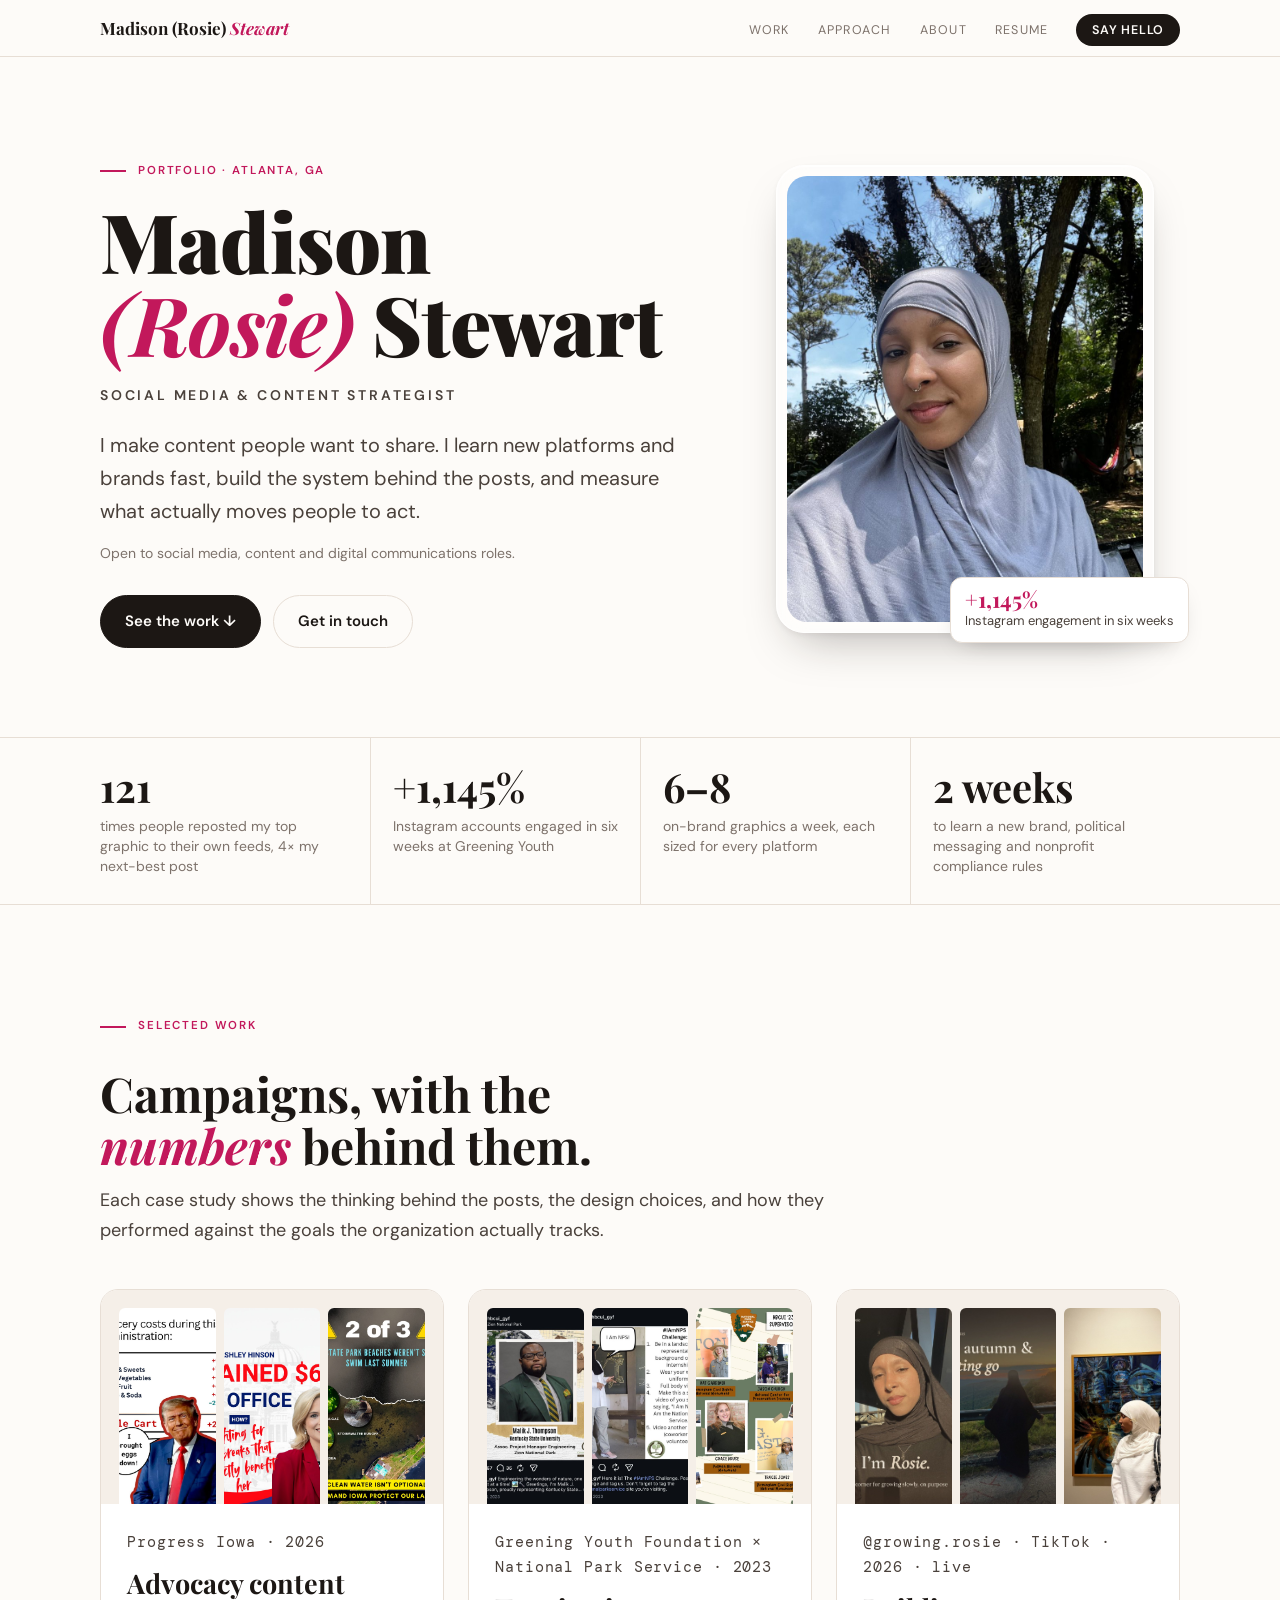
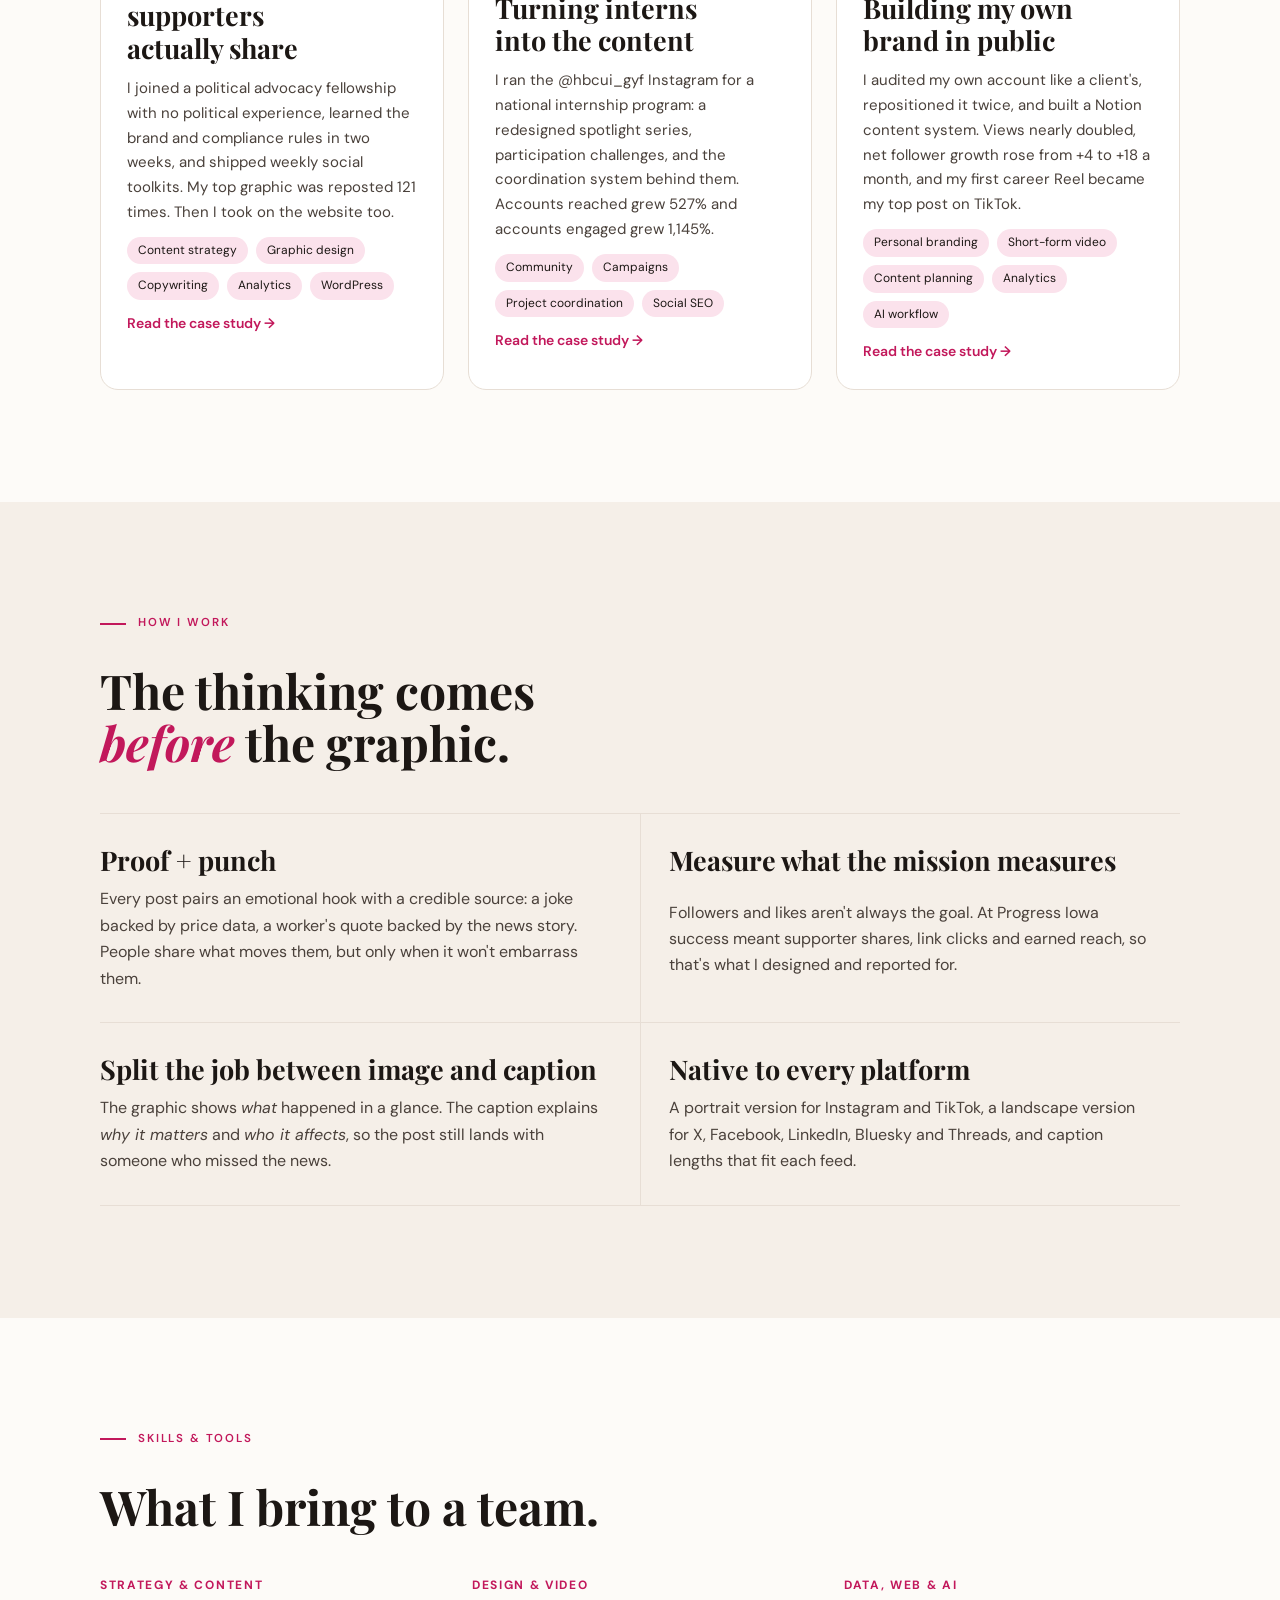
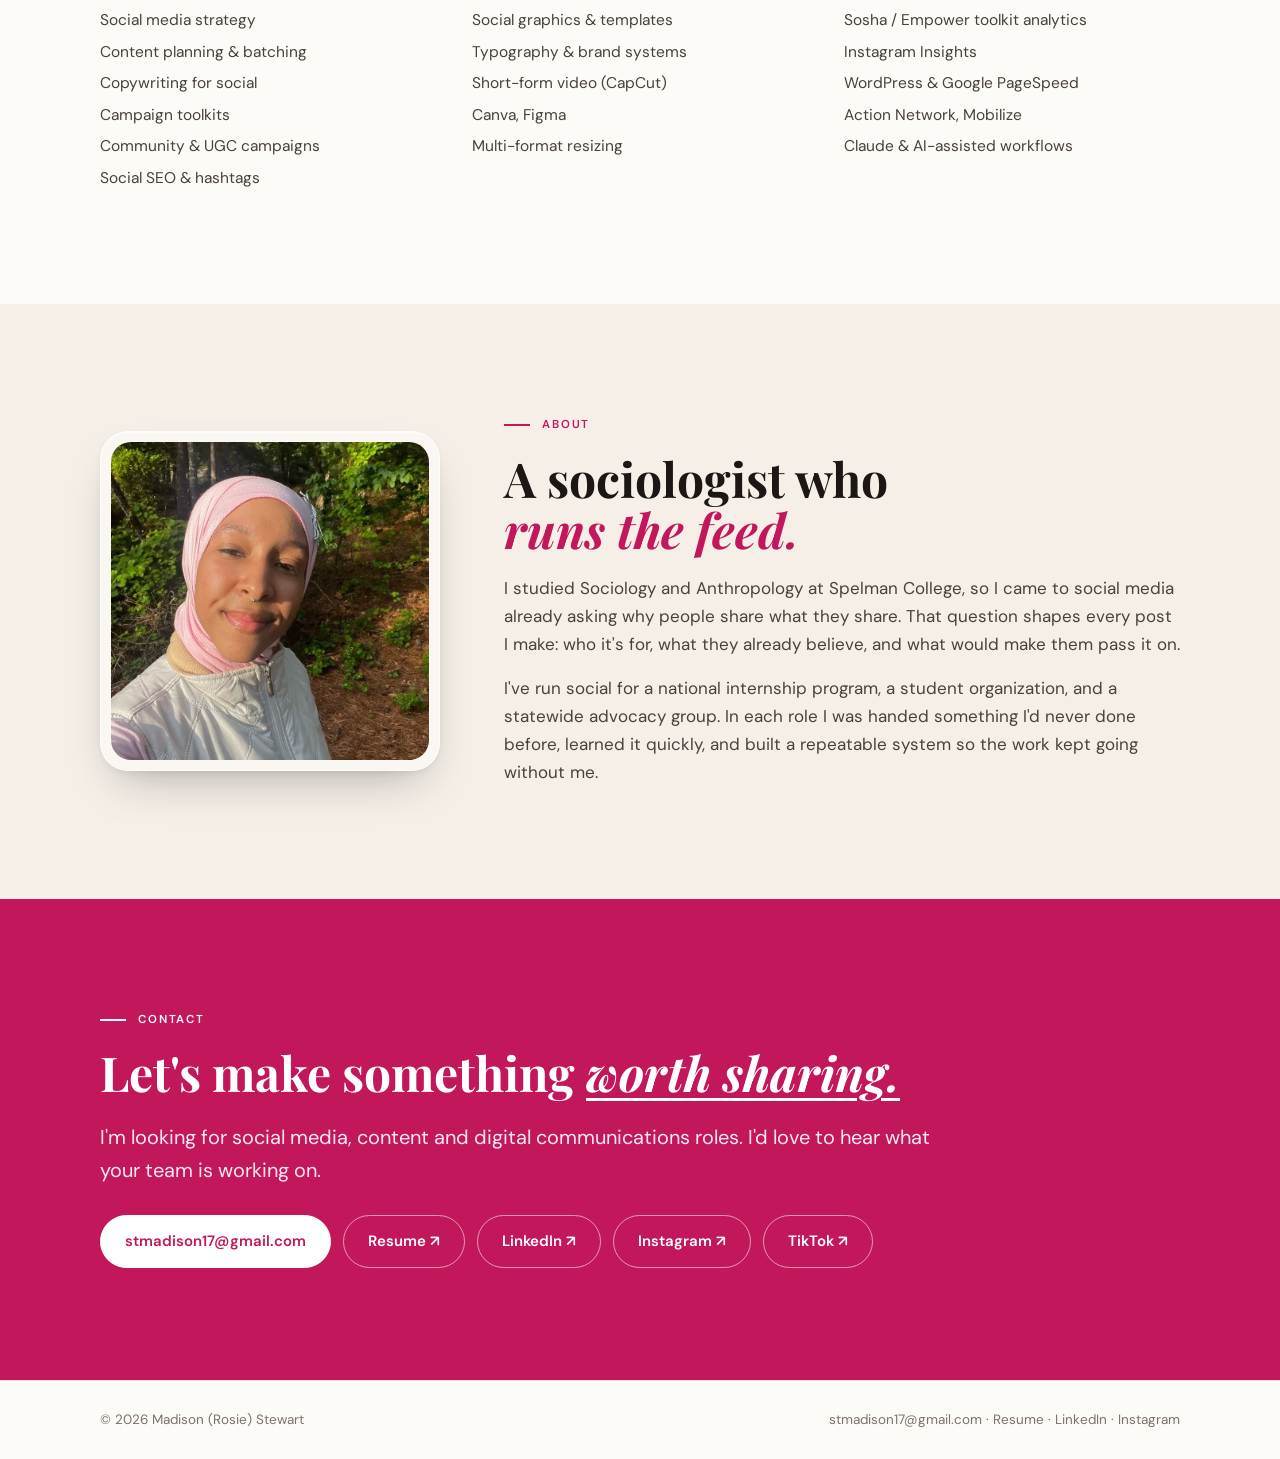
<file: index.html>
<!doctype html>
<html lang="en">
<head>
<meta charset="utf-8">
<meta name="viewport" content="width=device-width, initial-scale=1, viewport-fit=cover">
<title>Madison (Rosie) Stewart · Social Media</title>
<meta name="claude:viewport-fit-sides" content="cover">
<meta name="description" content="Madison (Rosie) Stewart — social media and content marketing portfolio. Campaign case studies with real share, click and engagement data.">
<link rel="preconnect" href="https://fonts.googleapis.com">
<link rel="preconnect" href="https://fonts.gstatic.com" crossorigin>
<link rel="stylesheet" href="https://fonts.googleapis.com/css2?family=DM+Mono&family=DM+Sans:wght@400;500;600&family=Playfair+Display:ital,wght@0,700;0,900;1,700;1,900&display=swap">
<link rel="stylesheet" href="style.css">
</head>
<body>

<nav class="nav" aria-label="Main">
  <div class="wrap">
    <a class="logo" href="index.html">Madison (Rosie) <em>Stewart</em></a>
    <ul>
      <li><a href="#work">Work</a></li>
      <li class="hide-sm"><a href="#approach">Approach</a></li>
      <li class="hide-sm"><a href="#about">About</a></li>
      <li class="hide-sm"><a href="Madison_Rosie_Stewart_Resume.pdf">Resume</a></li>
      <li><a class="pill" href="#contact">Say hello</a></li>
    </ul>
  </div>
</nav>

<header class="hero">
  <div class="wrap">
    <div class="copy">
      <p class="eyebrow">Portfolio · Atlanta, GA</p>
      <h1 class="name">Madison <em>(Rosie)</em> Stewart</h1>
      <p class="role">Social Media &amp; Content Strategist</p>
      <p class="lede">I make content people want to share. I learn new platforms and brands fast, build the system behind the posts, and measure what actually moves people to act.</p>
      <p class="small" style="margin-top:14px">Open to social media, content and digital communications roles.</p>
      <div class="btns">
        <a class="btn" href="#work">See the work ↓</a>
        <a class="btn ghost" href="#contact">Get in touch</a>
      </div>
    </div>
    <div class="portrait">
      <div class="glass"><img class="me" src="img/rosie-hero-2.jpg" alt="Portrait of Rosie Stewart in a gray hijab, smiling outdoors under trees on a sunny day." width="880" height="1100"></div>
      <div class="tag"><b>+1,145%</b>Instagram engagement in six weeks</div>
    </div>
  </div>
</header>

<div class="proof" aria-label="Highlights">
  <div class="wrap">
    <div class="item"><b>121</b><span>times people reposted my top graphic to their own feeds, 4× my next-best post</span></div>
    <div class="item"><b>+1,145%</b><span>Instagram accounts engaged in six weeks at Greening Youth</span></div>
    <div class="item"><b>6–8</b><span>on-brand graphics a week, each sized for every platform</span></div>
    <div class="item"><b>2 weeks</b><span>to learn a new brand, political messaging and nonprofit compliance rules</span></div>
  </div>
</div>

<section id="work">
  <div class="wrap">
    <div class="sec-head">
      <p class="eyebrow">Selected work</p>
      <h2>Campaigns, with the <em>numbers</em> behind them.</h2>
      <p>Each case study shows the thinking behind the posts, the design choices, and how they performed against the goals the organization actually tracks.</p>
    </div>
    <div class="cards">
      <a class="card" href="progress-iowa.html">
        <div class="thumb">
          <img src="img/trump-receipt.jpg" alt="" loading="lazy">
          <img src="img/hinson-money.jpg" alt="" loading="lazy">
          <img src="img/clean-water.jpg" alt="" loading="lazy">
        </div>
        <div class="body">
          <p class="num">Progress Iowa · 2026</p>
          <h3>Advocacy content supporters actually share</h3>
          <p>I joined a political advocacy fellowship with no political experience, learned the brand and compliance rules in two weeks, and shipped weekly social toolkits. My top graphic was reposted 121 times. Then I took on the website too.</p>
          <div class="chips"><span class="chip">Content strategy</span><span class="chip">Graphic design</span><span class="chip">Copywriting</span><span class="chip">Analytics</span><span class="chip">WordPress</span></div>
          <span class="go">Read the case study →</span>
        </div>
      </a>
      <a class="card" href="greening-youth.html">
        <div class="thumb">
          <img src="img/gyf-spotlight-malik.jpg" alt="" loading="lazy">
          <img src="img/gyf-iamnps.jpg" alt="" loading="lazy">
          <img src="img/gyf-yearbook-2.jpg" alt="" loading="lazy">
        </div>
        <div class="body">
          <p class="num">Greening Youth Foundation × National Park Service · 2023</p>
          <h3>Turning interns into the content</h3>
          <p>I ran the @hbcui_gyf Instagram for a national internship program: a redesigned spotlight series, participation challenges, and the coordination system behind them. Accounts reached grew 527% and accounts engaged grew 1,145%.</p>
          <div class="chips"><span class="chip">Community</span><span class="chip">Campaigns</span><span class="chip">Project coordination</span><span class="chip">Social SEO</span></div>
          <span class="go">Read the case study →</span>
        </div>
      </a>
      <a class="card" href="growing-rosie.html">
        <div class="thumb">
          <img src="img/gr-hi-rosie.jpg" alt="" loading="lazy">
          <img src="img/gr-field-notes.jpg" alt="" loading="lazy">
          <img src="img/gr-advice-3.jpg" alt="" loading="lazy">
        </div>
        <div class="body">
          <p class="num">@growing.rosie · TikTok · 2026 · live</p>
          <h3>Building my own brand in public</h3>
          <p>I audited my own account like a client's, repositioned it twice, and built a Notion content system. Views nearly doubled, net follower growth rose from +4 to +18 a month, and my first career Reel became my top post on TikTok.</p>
          <div class="chips"><span class="chip">Personal branding</span><span class="chip">Short-form video</span><span class="chip">Content planning</span><span class="chip">Analytics</span><span class="chip">AI workflow</span></div>
          <span class="go">Read the case study →</span>
        </div>
      </a>
    </div>
  </div>
</section>

<section id="approach" class="tint">
  <div class="wrap">
    <div class="sec-head">
      <p class="eyebrow">How I work</p>
      <h2>The thinking comes <em>before</em> the graphic.</h2>
    </div>
    <div class="principles">
      <div class="principle">
        <h3>Proof + punch</h3>
        <p>Every post pairs an emotional hook with a credible source: a joke backed by price data, a worker's quote backed by the news story. People share what moves them, but only when it won't embarrass them.</p>
      </div>
      <div class="principle">
        <h3>Measure what the mission measures</h3>
        <p>Followers and likes aren't always the goal. At Progress Iowa success meant supporter shares, link clicks and earned reach, so that's what I designed and reported for.</p>
      </div>
      <div class="principle">
        <h3>Split the job between image and caption</h3>
        <p>The graphic shows <em>what</em> happened in a glance. The caption explains <em>why it matters</em> and <em>who it affects</em>, so the post still lands with someone who missed the news.</p>
      </div>
      <div class="principle">
        <h3>Native to every platform</h3>
        <p>A portrait version for Instagram and TikTok, a landscape version for X, Facebook, LinkedIn, Bluesky and Threads, and caption lengths that fit each feed.</p>
      </div>
    </div>
  </div>
</section>

<section id="skills">
  <div class="wrap">
    <div class="sec-head">
      <p class="eyebrow">Skills &amp; tools</p>
      <h2>What I bring to a team.</h2>
    </div>
    <div class="skills">
      <div>
        <h4>Strategy &amp; content</h4>
        <ul><li>Social media strategy</li><li>Content planning &amp; batching</li><li>Copywriting for social</li><li>Campaign toolkits</li><li>Community &amp; UGC campaigns</li><li>Social SEO &amp; hashtags</li></ul>
      </div>
      <div>
        <h4>Design &amp; video</h4>
        <ul><li>Social graphics &amp; templates</li><li>Typography &amp; brand systems</li><li>Short-form video (CapCut)</li><li>Canva, Figma</li><li>Multi-format resizing</li></ul>
      </div>
      <div>
        <h4>Data, web &amp; AI</h4>
        <ul><li>Sosha / Empower toolkit analytics</li><li>Instagram Insights</li><li>WordPress &amp; Google PageSpeed</li><li>Action Network, Mobilize</li><li>Claude &amp; AI-assisted workflows</li></ul>
      </div>
    </div>
  </div>
</section>

<section id="about" class="tint">
  <div class="wrap about">
    <figure class="about-photo glass">
      <img src="img/rosie-about.jpg" alt="Rosie smiling outdoors among green trees, wearing a pink hijab." width="400" height="400" loading="lazy">
    </figure>
    <div class="about-copy">
      <p class="eyebrow">About</p>
      <h2>A sociologist who <em>runs the feed.</em></h2>
      <div class="prose">
      <p>I studied Sociology and Anthropology at Spelman College, so I came to social media already asking why people share what they share. That question shapes every post I make: who it's for, what they already believe, and what would make them pass it on.</p>
      <p>I've run social for a national internship program, a student organization, and a statewide advocacy group. In each role I was handed something I'd never done before, learned it quickly, and built a repeatable system so the work kept going without me.</p>
    </div>
    </div>
  </div>
</section>

<section id="contact" class="contact cta">
  <div class="wrap">
    <p class="eyebrow">Contact</p>
    <h2>Let's make something <em>worth sharing.</em></h2>
    <p class="lede">I'm looking for social media, content and digital communications roles. I'd love to hear what your team is working on.</p>
    <div class="contact-list">
      <a class="btn light" href="mailto:stmadison17@gmail.com">stmadison17@gmail.com</a>
      <a class="btn ghost" href="Madison_Rosie_Stewart_Resume.pdf">Resume ↗</a>
      <a class="btn ghost" href="https://www.linkedin.com/in/madison-stewart-walker/">LinkedIn ↗</a>
      <a class="btn ghost" href="https://www.instagram.com/growing.rosie/">Instagram ↗</a>
      <a class="btn ghost" href="https://www.tiktok.com/@growing.rosiee">TikTok ↗</a>
    </div>
  </div>
</section>

<footer>
  <div class="wrap">
    <span>© 2026 Madison (Rosie) Stewart</span>
    <span><a href="mailto:stmadison17@gmail.com">stmadison17@gmail.com</a> · <a href="Madison_Rosie_Stewart_Resume.pdf">Resume</a> · <a href="https://www.linkedin.com/in/madison-stewart-walker/">LinkedIn</a> · <a href="https://www.instagram.com/growing.rosie/">Instagram</a></span>
  </div>
</footer>

</body>
</html>
</file>
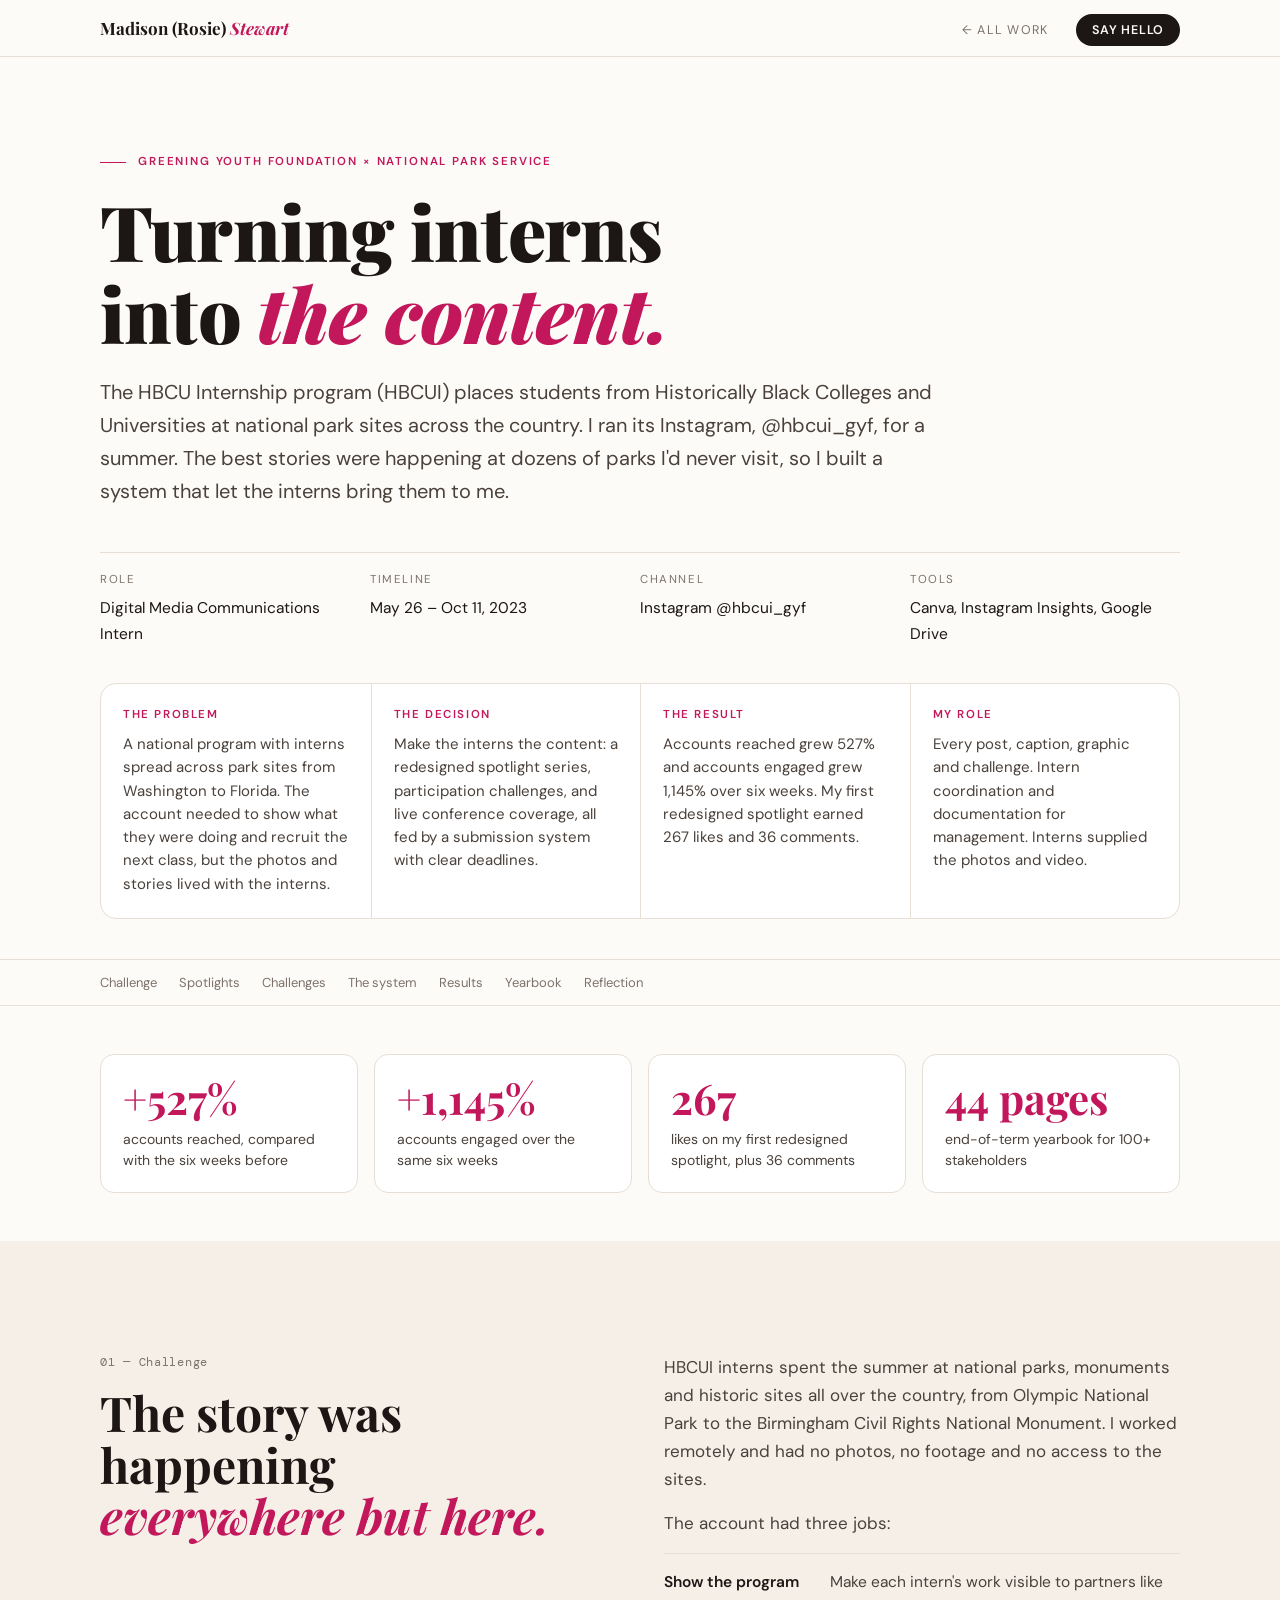
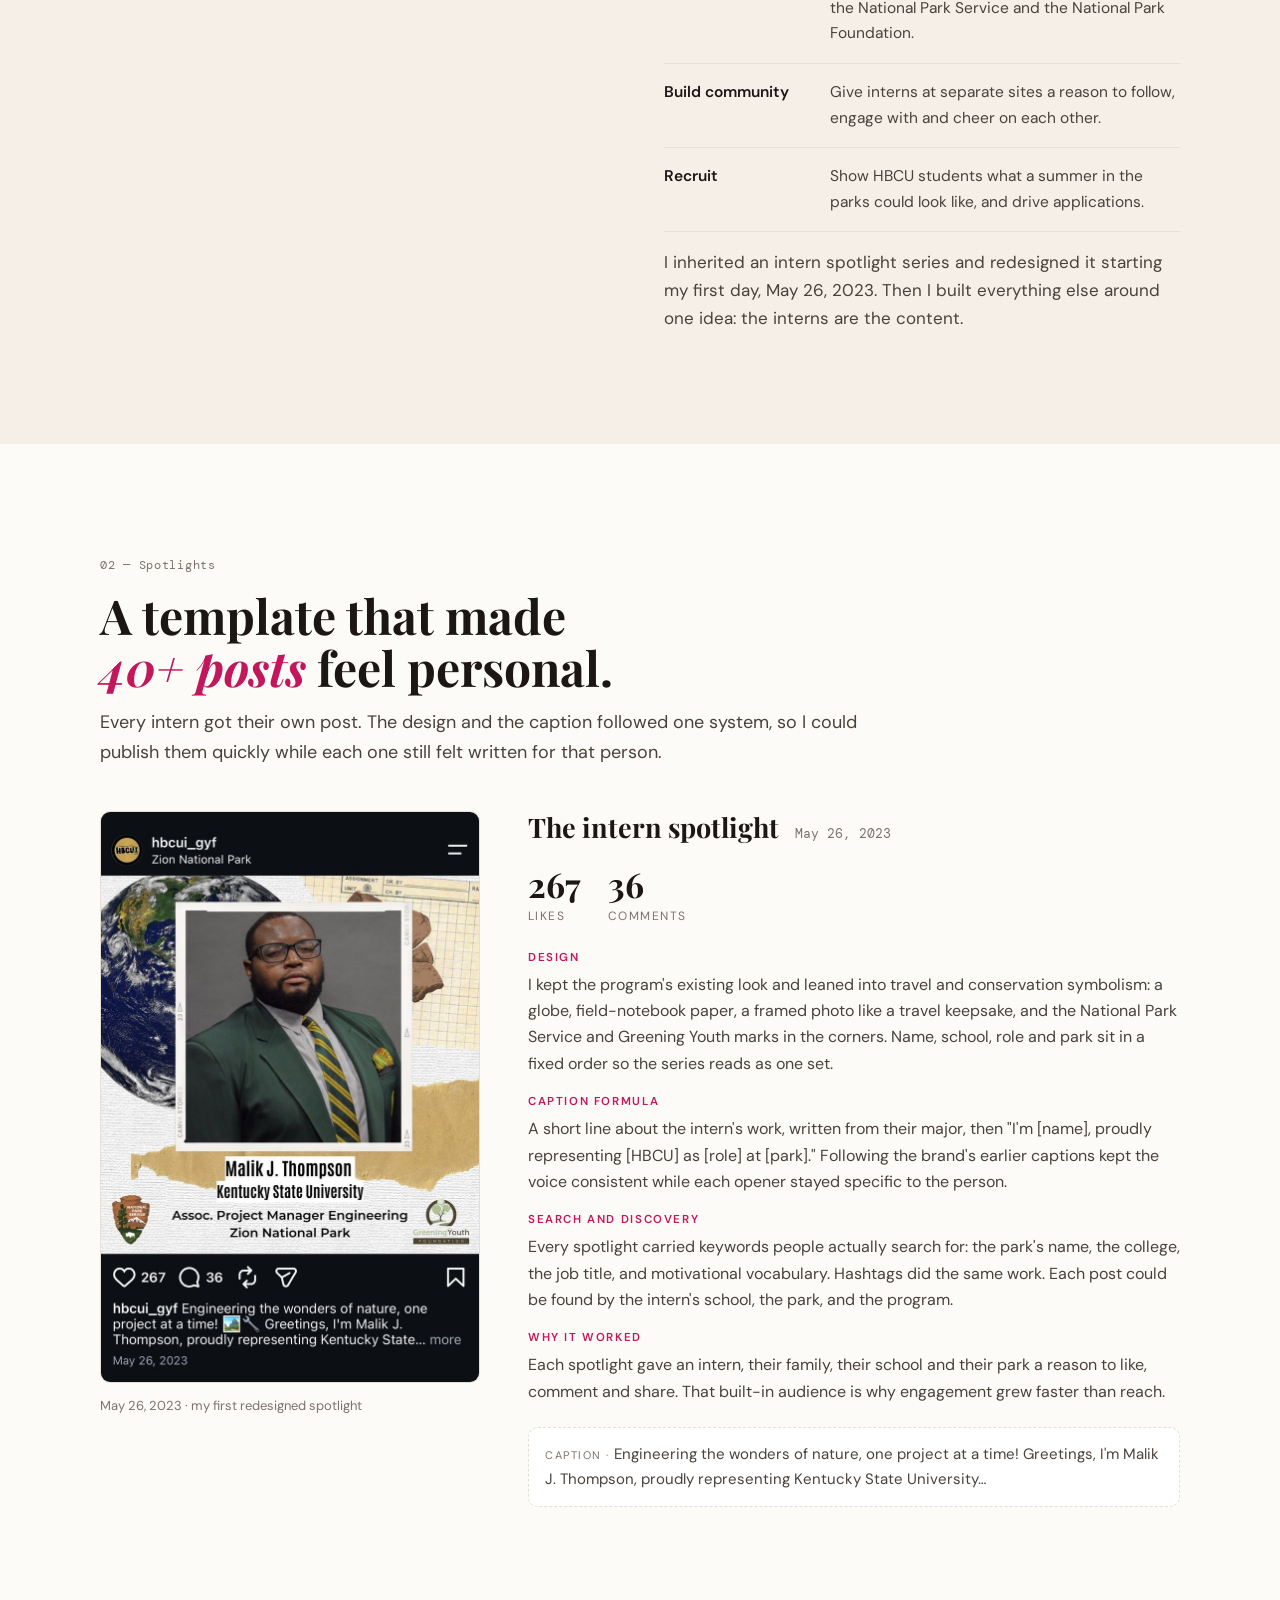
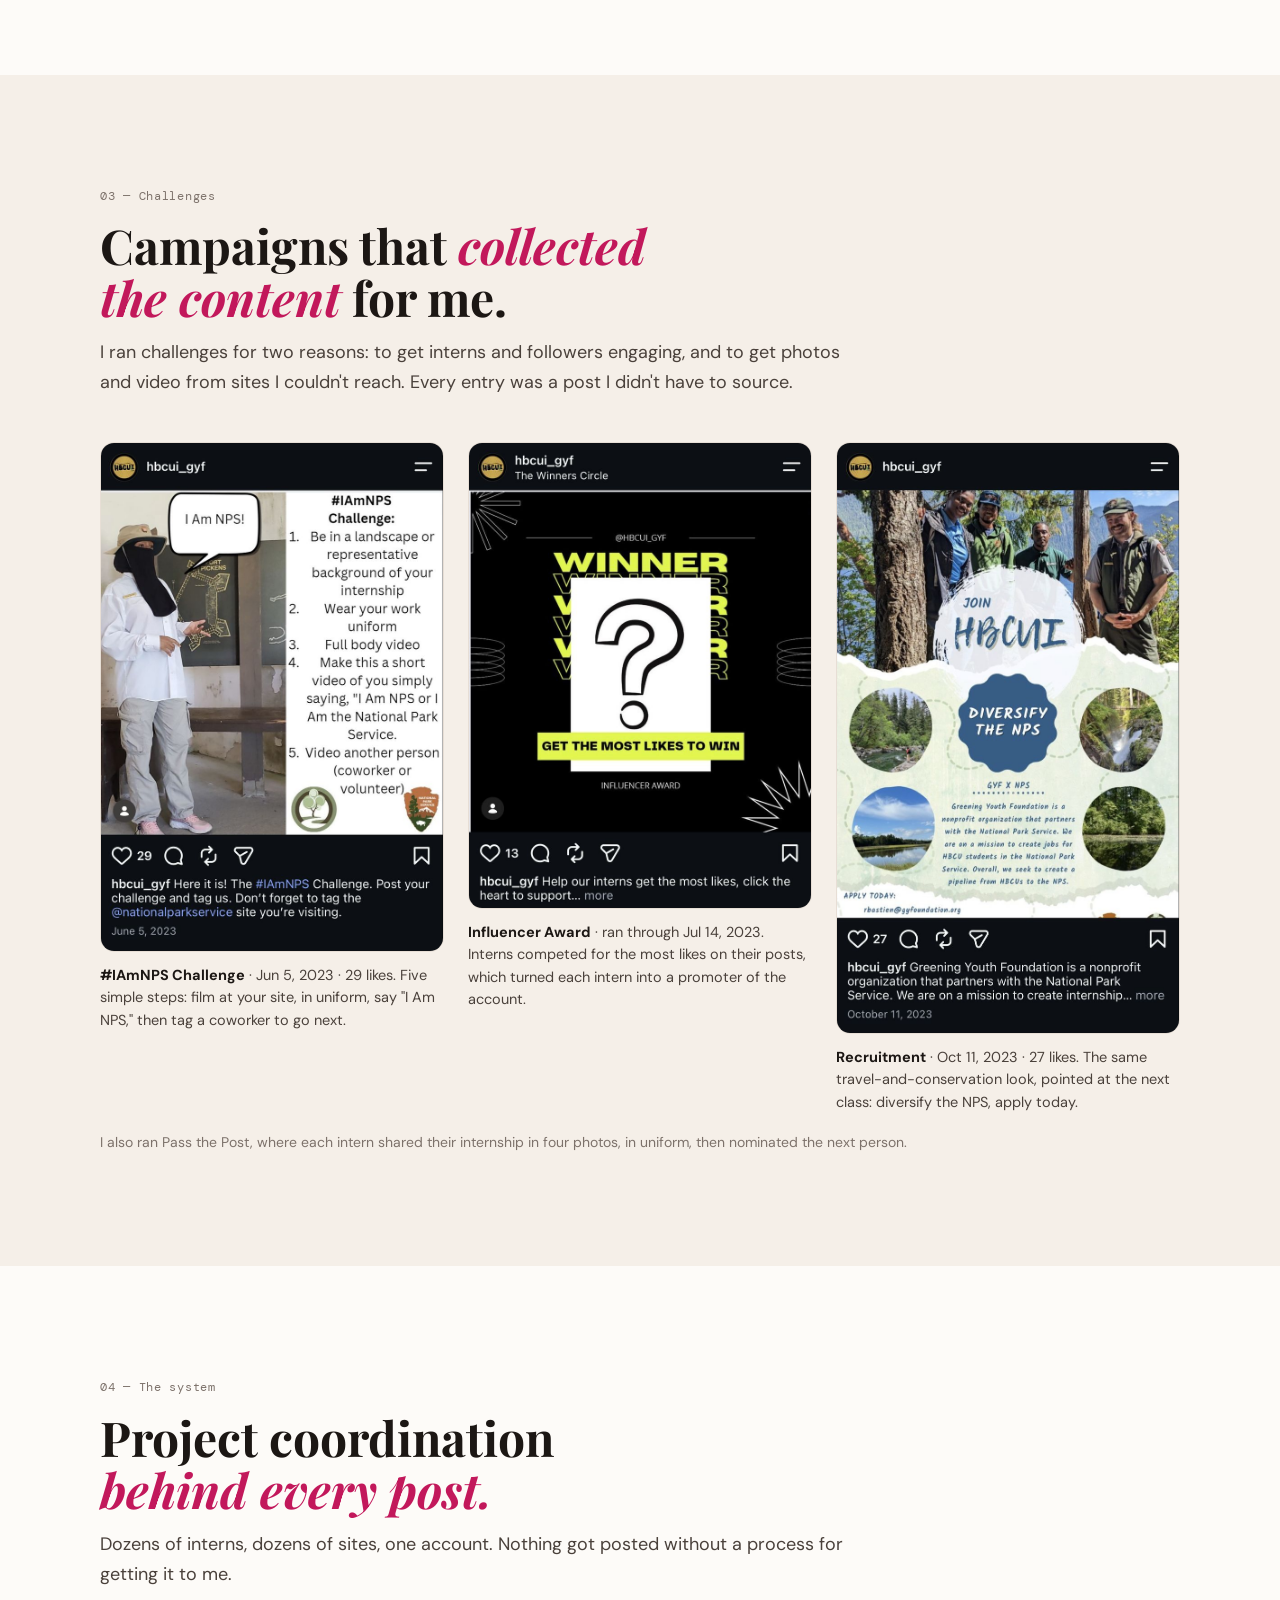
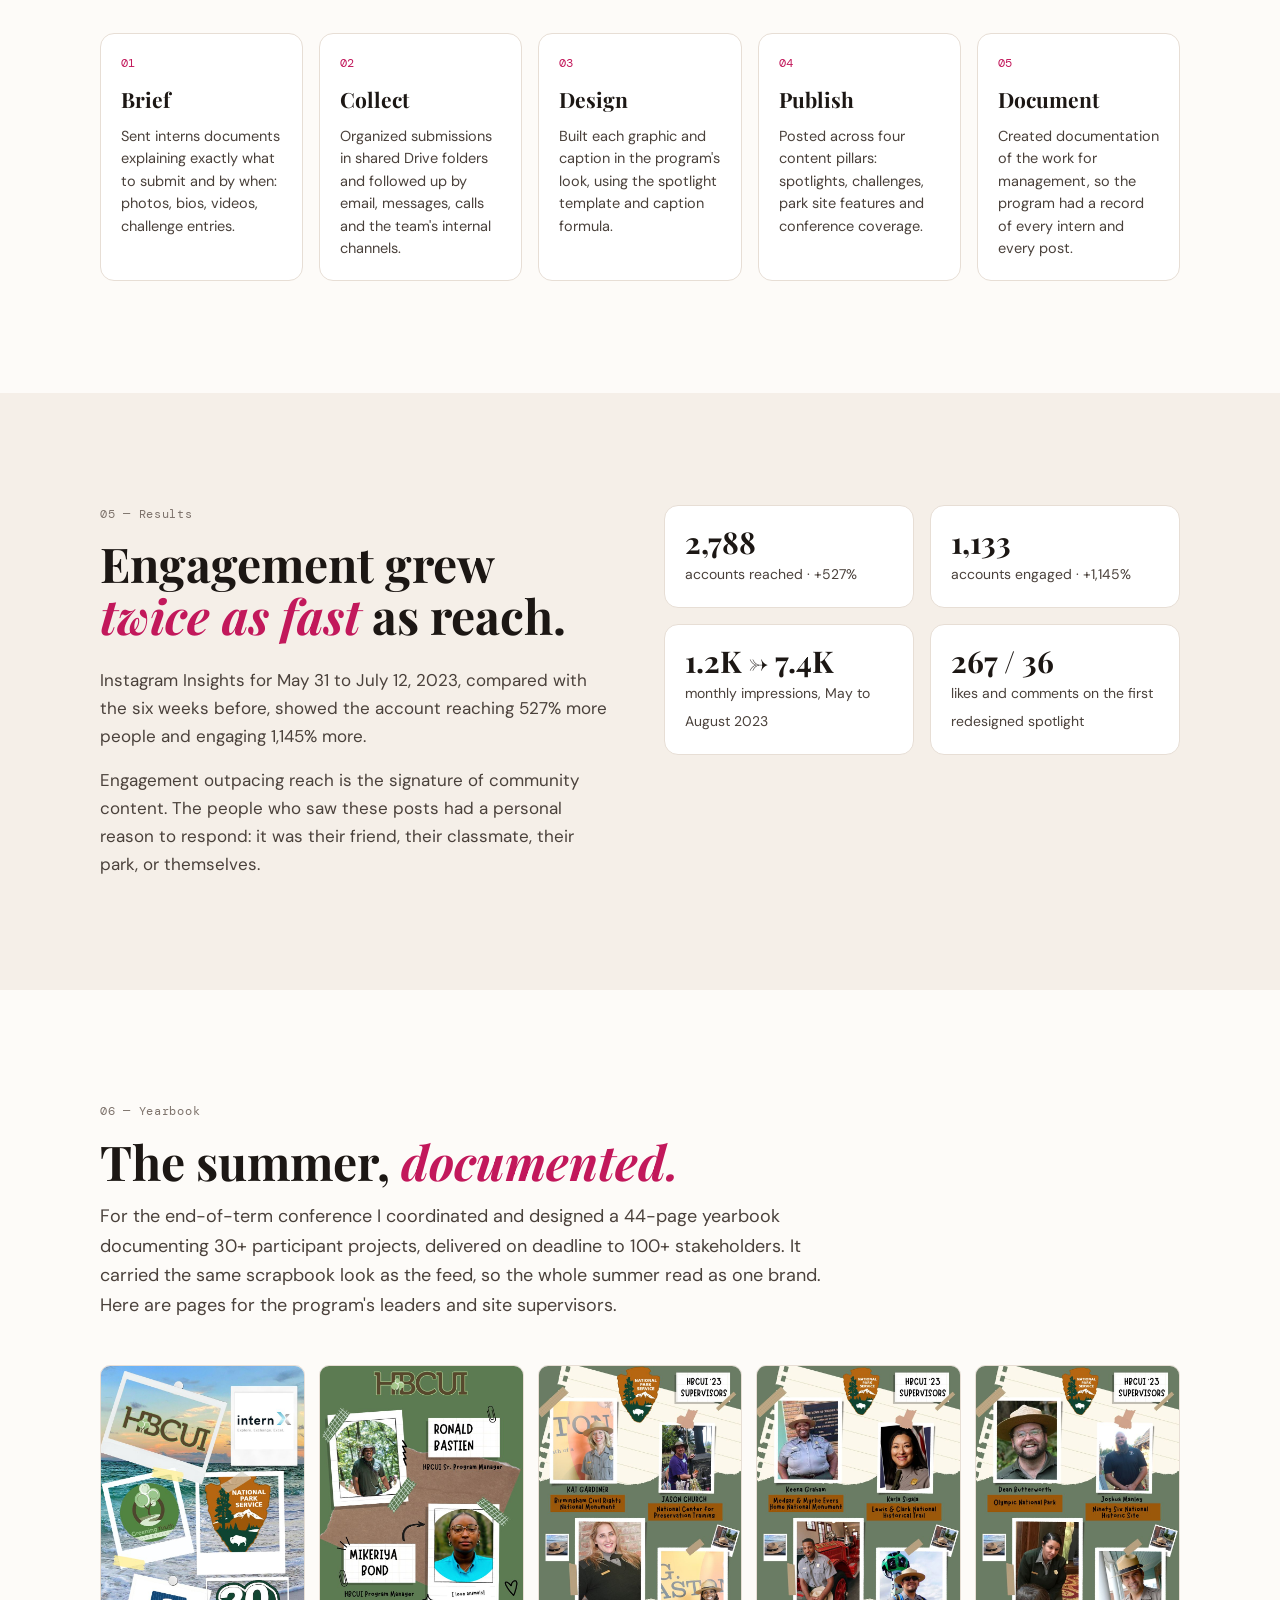
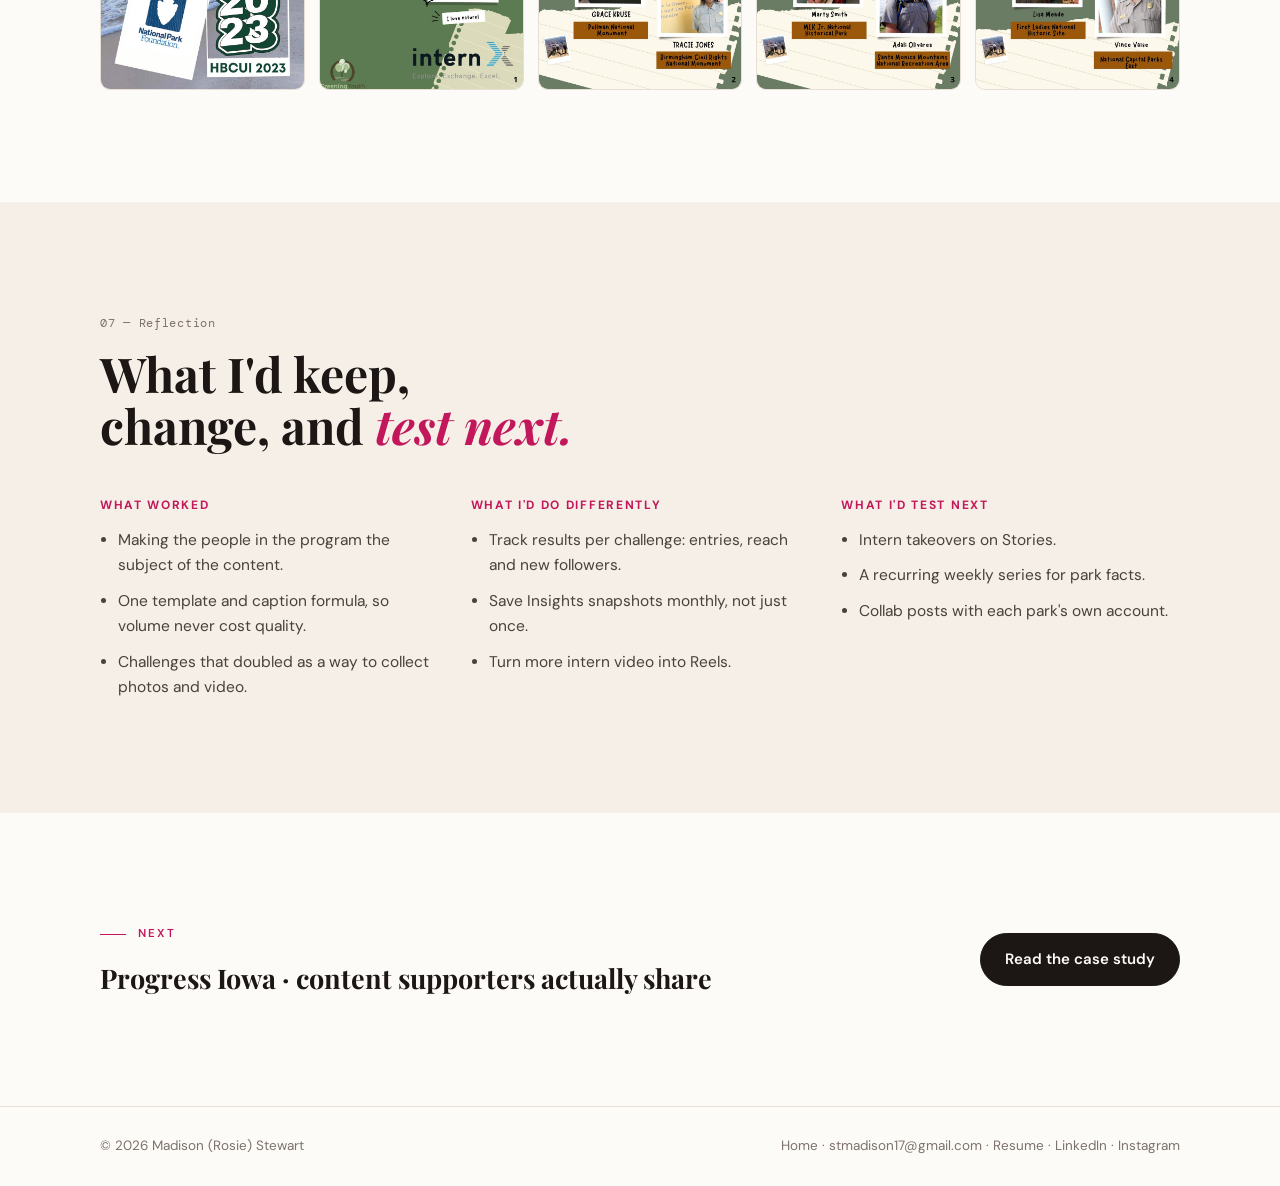
<file: greening-youth.html>
<!doctype html>
<html lang="en">
<head>
<meta charset="utf-8">
<meta name="viewport" content="width=device-width, initial-scale=1, viewport-fit=cover">
<title>Greening Youth Case Study · Madison (Rosie) Stewart</title>
<meta name="claude:viewport-fit-sides" content="cover">
<meta name="description" content="How I turned a national internship program's interns into the content for its Instagram, growing reach 527% and engagement 1,145%.">
<link rel="preconnect" href="https://fonts.googleapis.com">
<link rel="preconnect" href="https://fonts.gstatic.com" crossorigin>
<link rel="stylesheet" href="https://fonts.googleapis.com/css2?family=DM+Mono&family=DM+Sans:wght@400;500;600&family=Playfair+Display:ital,wght@0,700;0,900;1,700;1,900&display=swap">
<link rel="stylesheet" href="style.css">
</head>
<body>

<nav class="nav" aria-label="Main">
  <div class="wrap">
    <a class="logo" href="index.html">Madison (Rosie) <em>Stewart</em></a>
    <ul>
      <li><a href="index.html#work">← All work</a></li>
      <li><a class="pill" href="index.html#contact">Say hello</a></li>
    </ul>
  </div>
</nav>

<header class="cs-hero">
  <div class="wrap">
    <p class="eyebrow">Greening Youth Foundation × National Park Service</p>
    <h1>Turning interns into <em>the content.</em></h1>
    <p class="lede">The HBCU Internship program (HBCUI) places students from Historically Black Colleges and Universities at national park sites across the country. I ran its Instagram, @hbcui_gyf, for a summer. The best stories were happening at dozens of parks I'd never visit, so I built a system that let the interns bring them to me.</p>
    <dl class="meta">
      <div><dt>Role</dt><dd>Digital Media Communications Intern</dd></div>
      <div><dt>Timeline</dt><dd>May 26 – Oct 11, 2023</dd></div>
      <div><dt>Channel</dt><dd>Instagram @hbcui_gyf</dd></div>
      <div><dt>Tools</dt><dd>Canva, Instagram Insights, Google Drive</dd></div>
    </dl>
    <dl class="glance" aria-label="At a glance">
      <div><dt>The problem</dt><dd>A national program with interns spread across park sites from Washington to Florida. The account needed to show what they were doing and recruit the next class, but the photos and stories lived with the interns.</dd></div>
      <div><dt>The decision</dt><dd>Make the interns the content: a redesigned spotlight series, participation challenges, and live conference coverage, all fed by a submission system with clear deadlines.</dd></div>
      <div><dt>The result</dt><dd>Accounts reached grew 527% and accounts engaged grew 1,145% over six weeks. My first redesigned spotlight earned 267 likes and 36 comments.</dd></div>
      <div><dt>My role</dt><dd>Every post, caption, graphic and challenge. Intern coordination and documentation for management. Interns supplied the photos and video.</dd></div>
    </dl>
  </div>
</header>

<nav class="subnav" aria-label="Case study sections">
  <div class="wrap">
    <a href="#challenge">Challenge</a><a href="#spotlights">Spotlights</a><a href="#challenges">Challenges</a><a href="#system">The system</a><a href="#results">Results</a><a href="#yearbook">Yearbook</a><a href="#reflection">Reflection</a>
  </div>
</nav>

<section style="padding-block: 48px">
  <div class="wrap">
    <div class="stats">
      <div class="stat"><b>+527%</b><span>accounts reached, compared with the six weeks before</span></div>
      <div class="stat"><b>+1,145%</b><span>accounts engaged over the same six weeks</span></div>
      <div class="stat"><b>267</b><span>likes on my first redesigned spotlight, plus 36 comments</span></div>
      <div class="stat"><b>44 pages</b><span>end-of-term yearbook for 100+ stakeholders</span></div>
    </div>
  </div>
</section>

<section id="challenge" class="tint">
  <div class="wrap two">
    <div class="sec-head" style="margin:0">
      <p class="num">01 — Challenge</p>
      <h2>The story was happening <em>everywhere but here.</em></h2>
    </div>
    <div class="prose">
      <p>HBCUI interns spent the summer at national parks, monuments and historic sites all over the country, from Olympic National Park to the Birmingham Civil Rights National Monument. I worked remotely and had no photos, no footage and no access to the sites.</p>
      <p>The account had three jobs:</p>
      <ul class="checklist">
        <li><b>Show the program</b><span>Make each intern's work visible to partners like the National Park Service and the National Park Foundation.</span></li>
        <li><b>Build community</b><span>Give interns at separate sites a reason to follow, engage with and cheer on each other.</span></li>
        <li><b>Recruit</b><span>Show HBCU students what a summer in the parks could look like, and drive applications.</span></li>
      </ul>
      <p>I inherited an intern spotlight series and redesigned it starting my first day, May 26, 2023. Then I built everything else around one idea: the interns are the content.</p>
    </div>
  </div>
</section>

<section id="spotlights">
  <div class="wrap">
    <div class="sec-head">
      <p class="num">02 — Spotlights</p>
      <h2>A template that made <em>40+ posts</em> feel personal.</h2>
      <p>Every intern got their own post. The design and the caption followed one system, so I could publish them quickly while each one still felt written for that person.</p>
    </div>
    <article class="post">
      <figure>
        <img src="img/gyf-spotlight-malik.jpg" alt="Instagram post: Malik J. Thompson, Kentucky State University, Associate Project Manager Engineering at Zion National Park, shown in a scrapbook-style frame. 267 likes, 36 comments, May 26, 2023." loading="lazy" width="760" height="1145">
        <figcaption>May 26, 2023 · my first redesigned spotlight</figcaption>
      </figure>
      <div class="notes">
        <div class="top"><h3>The intern spotlight</h3><span class="date">May 26, 2023</span></div>
        <div class="nums"><div><b>267</b><span>Likes</span></div><div><b>36</b><span>Comments</span></div></div>
        <dl>
          <div><dt>Design</dt><dd>I kept the program's existing look and leaned into travel and conservation symbolism: a globe, field-notebook paper, a framed photo like a travel keepsake, and the National Park Service and Greening Youth marks in the corners. Name, school, role and park sit in a fixed order so the series reads as one set.</dd></div>
          <div><dt>Caption formula</dt><dd>A short line about the intern's work, written from their major, then "I'm [name], proudly representing [HBCU] as [role] at [park]." Following the brand's earlier captions kept the voice consistent while each opener stayed specific to the person.</dd></div>
          <div><dt>Search and discovery</dt><dd>Every spotlight carried keywords people actually search for: the park's name, the college, the job title, and motivational vocabulary. Hashtags did the same work. Each post could be found by the intern's school, the park, and the program.</dd></div>
          <div><dt>Why it worked</dt><dd>Each spotlight gave an intern, their family, their school and their park a reason to like, comment and share. That built-in audience is why engagement grew faster than reach.</dd></div>
        </dl>
        <p class="caption">Engineering the wonders of nature, one project at a time! Greetings, I'm Malik J. Thompson, proudly representing Kentucky State University…</p>
      </div>
    </article>
  </div>
</section>

<section id="challenges" class="tint">
  <div class="wrap">
    <div class="sec-head">
      <p class="num">03 — Challenges</p>
      <h2>Campaigns that <em>collected the content</em> for me.</h2>
      <p>I ran challenges for two reasons: to get interns and followers engaging, and to get photos and video from sites I couldn't reach. Every entry was a post I didn't have to source.</p>
    </div>
    <div class="trio">
      <figure>
        <img src="img/gyf-iamnps.jpg" alt="Instagram post announcing the #IAmNPS Challenge with five steps, next to a photo of an intern in uniform saying I Am NPS. 29 likes, June 5, 2023." loading="lazy" width="760" height="1129">
        <figcaption><b>#IAmNPS Challenge</b> · Jun 5, 2023 · 29 likes. Five simple steps: film at your site, in uniform, say "I Am NPS," then tag a coworker to go next.</figcaption>
      </figure>
      <figure>
        <img src="img/gyf-influencer-award.jpg" alt="Instagram post for the HBCUI Influencer Award: Winner, with a question mark and the line Get the most likes to win." loading="lazy" width="760" height="1034">
        <figcaption><b>Influencer Award</b> · ran through Jul 14, 2023. Interns competed for the most likes on their posts, which turned each intern into a promoter of the account.</figcaption>
      </figure>
      <figure>
        <img src="img/gyf-join-hbcui.jpg" alt="Instagram post: Join HBCUI, Diversify the NPS, with nature photos and application details. 27 likes, October 11, 2023." loading="lazy" width="753" height="1300">
        <figcaption><b>Recruitment</b> · Oct 11, 2023 · 27 likes. The same travel-and-conservation look, pointed at the next class: diversify the NPS, apply today.</figcaption>
      </figure>
    </div>
    <p class="small" style="margin-top:18px">I also ran Pass the Post, where each intern shared their internship in four photos, in uniform, then nominated the next person.</p>
  </div>
</section>

<section id="system">
  <div class="wrap">
    <div class="sec-head">
      <p class="num">04 — The system</p>
      <h2>Project coordination <em>behind every post.</em></h2>
      <p>Dozens of interns, dozens of sites, one account. Nothing got posted without a process for getting it to me.</p>
    </div>
    <ol class="steps">
      <li><b>Brief</b><span>Sent interns documents explaining exactly what to submit and by when: photos, bios, videos, challenge entries.</span></li>
      <li><b>Collect</b><span>Organized submissions in shared Drive folders and followed up by email, messages, calls and the team's internal channels.</span></li>
      <li><b>Design</b><span>Built each graphic and caption in the program's look, using the spotlight template and caption formula.</span></li>
      <li><b>Publish</b><span>Posted across four content pillars: spotlights, challenges, park site features and conference coverage.</span></li>
      <li><b>Document</b><span>Created documentation of the work for management, so the program had a record of every intern and every post.</span></li>
    </ol>
  </div>
</section>

<section id="results" class="tint">
  <div class="wrap two">
    <div>
      <div class="sec-head" style="margin-bottom:24px">
        <p class="num">05 — Results</p>
        <h2>Engagement grew <em>twice as fast</em> as reach.</h2>
      </div>
      <div class="prose">
        <p>Instagram Insights for May 31 to July 12, 2023, compared with the six weeks before, showed the account reaching 527% more people and engaging 1,145% more.</p>
        <p>Engagement outpacing reach is the signature of community content. The people who saw these posts had a personal reason to respond: it was their friend, their classmate, their park, or themselves.</p>
      </div>
    </div>
    <div class="split" style="margin-top:0">
      <div><b>2,788</b><span>accounts reached · +527%</span></div>
      <div><b>1,133</b><span>accounts engaged · +1,145%</span></div>
      <div><b>1.2K → 7.4K</b><span>monthly impressions, May to August 2023</span></div>
      <div><b>267 / 36</b><span>likes and comments on the first redesigned spotlight</span></div>
    </div>
  </div>
</section>

<section id="yearbook">
  <div class="wrap">
    <div class="sec-head">
      <p class="num">06 — Yearbook</p>
      <h2>The summer, <em>documented.</em></h2>
      <p>For the end-of-term conference I coordinated and designed a 44-page yearbook documenting 30+ participant projects, delivered on deadline to 100+ stakeholders. It carried the same scrapbook look as the feed, so the whole summer read as one brand. Here are pages for the program's leaders and site supervisors.</p>
    </div>
    <div class="gallery">
      <img src="img/gyf-yearbook-cover.jpg" alt="HBCUI 2023 cover collage with the program, Intern X, Greening Youth, National Park Service and National Park Foundation logos over a beach photo." loading="lazy" width="760" height="1213">
      <img src="img/gyf-yearbook-1.jpg" alt="Yearbook page featuring the HBCUI senior program manager and program manager." loading="lazy" width="760" height="1213">
      <img src="img/gyf-yearbook-2.jpg" alt="Yearbook page of HBCUI 2023 site supervisors with their park sites." loading="lazy" width="760" height="1213">
      <img src="img/gyf-yearbook-3.jpg" alt="Second yearbook page of HBCUI 2023 site supervisors." loading="lazy" width="760" height="1213">
      <img src="img/gyf-yearbook-4.jpg" alt="Third yearbook page of HBCUI 2023 site supervisors." loading="lazy" width="760" height="1213">
    </div>
  </div>
</section>

<section id="reflection" class="tint">
  <div class="wrap">
    <div class="sec-head">
      <p class="num">07 — Reflection</p>
      <h2>What I'd keep, change, and <em>test next.</em></h2>
    </div>
    <div class="reflect">
      <div>
        <h4>What worked</h4>
        <ul><li>Making the people in the program the subject of the content.</li><li>One template and caption formula, so volume never cost quality.</li><li>Challenges that doubled as a way to collect photos and video.</li></ul>
      </div>
      <div>
        <h4>What I'd do differently</h4>
        <ul><li>Track results per challenge: entries, reach and new followers.</li><li>Save Insights snapshots monthly, not just once.</li><li>Turn more intern video into Reels.</li></ul>
      </div>
      <div>
        <h4>What I'd test next</h4>
        <ul><li>Intern takeovers on Stories.</li><li>A recurring weekly series for park facts.</li><li>Collab posts with each park's own account.</li></ul>
      </div>
    </div>
  </div>
</section>

<section>
  <div class="wrap next-cs">
    <div>
      <p class="eyebrow">Next</p>
      <h3>Progress Iowa · content supporters actually share</h3>
    </div>
    <a class="btn" href="progress-iowa.html">Read the case study</a>
  </div>
</section>

<footer>
  <div class="wrap">
    <span>© 2026 Madison (Rosie) Stewart</span>
    <span><a href="index.html">Home</a> · <a href="mailto:stmadison17@gmail.com">stmadison17@gmail.com</a> · <a href="Madison_Rosie_Stewart_Resume.pdf">Resume</a> · <a href="https://www.linkedin.com/in/madison-stewart-walker/">LinkedIn</a> · <a href="https://www.instagram.com/growing.rosie/">Instagram</a></span>
  </div>
</footer>

</body>
</html>
</file>
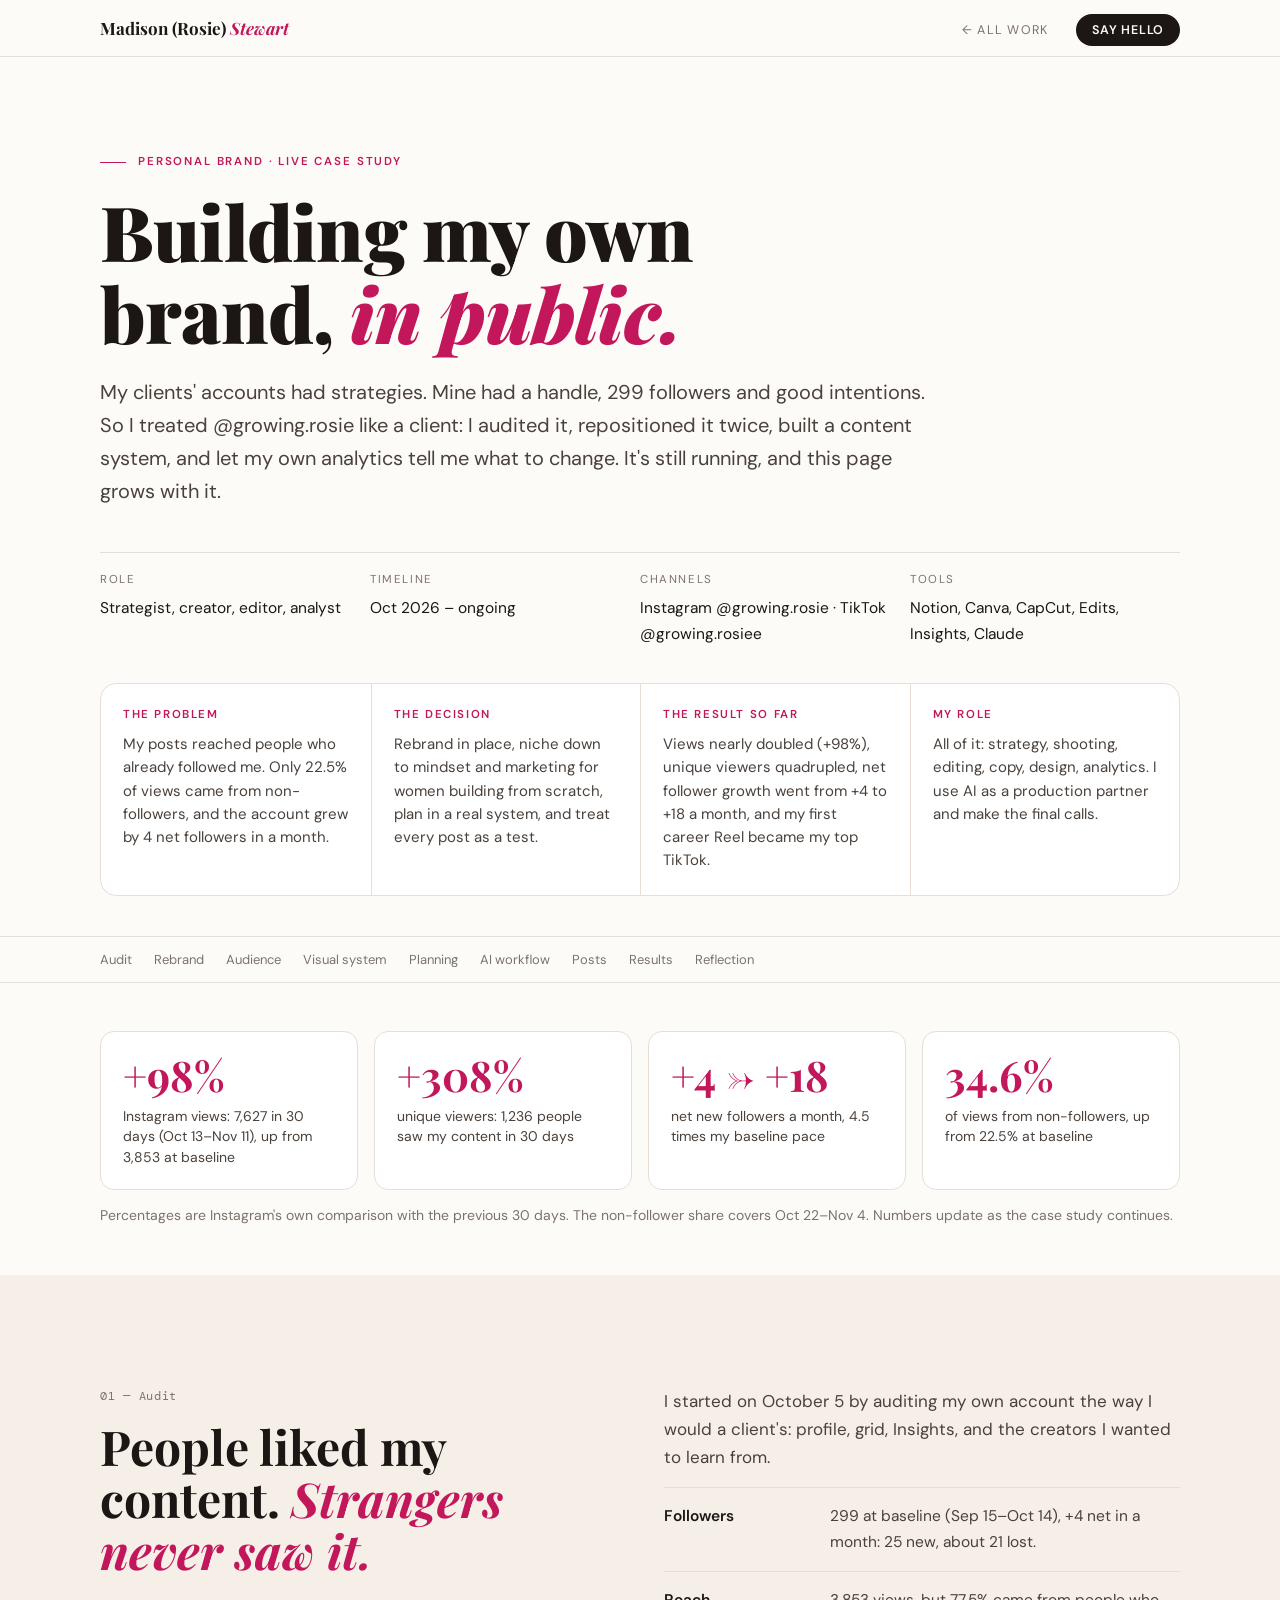
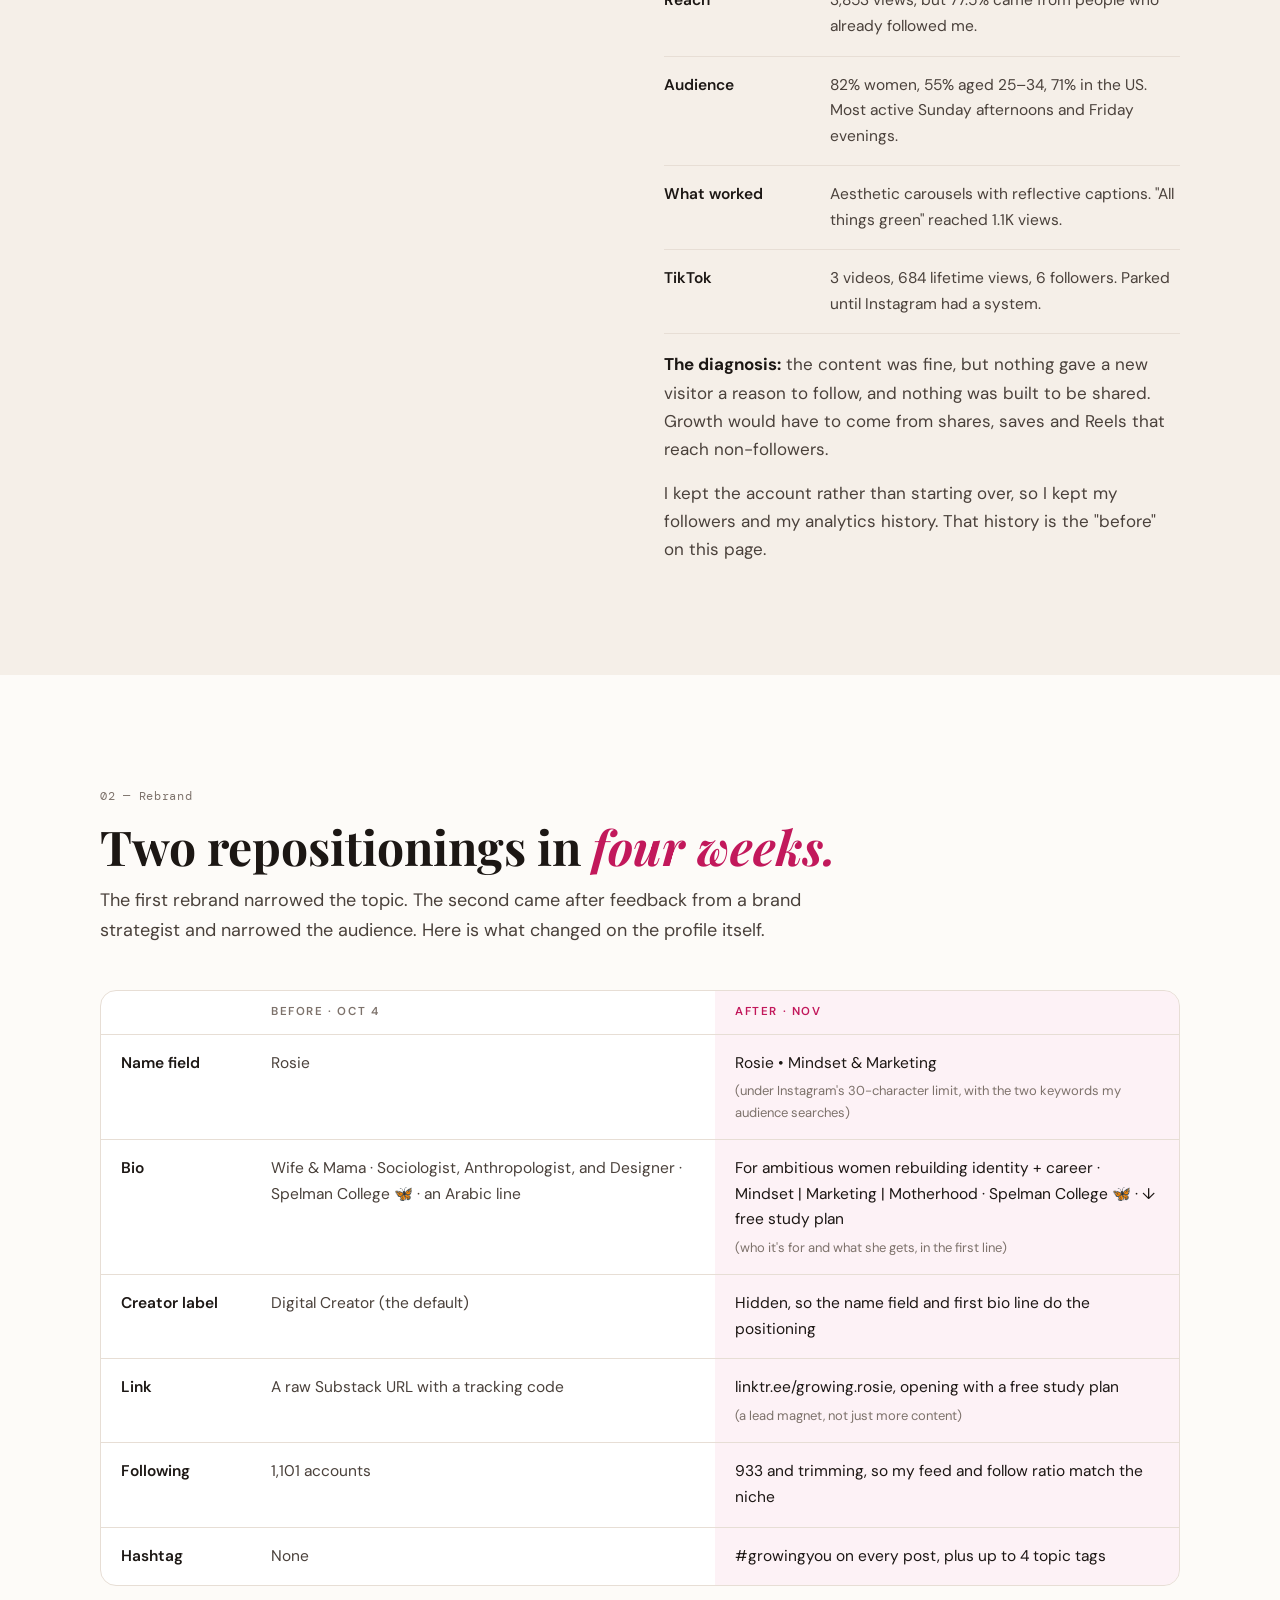
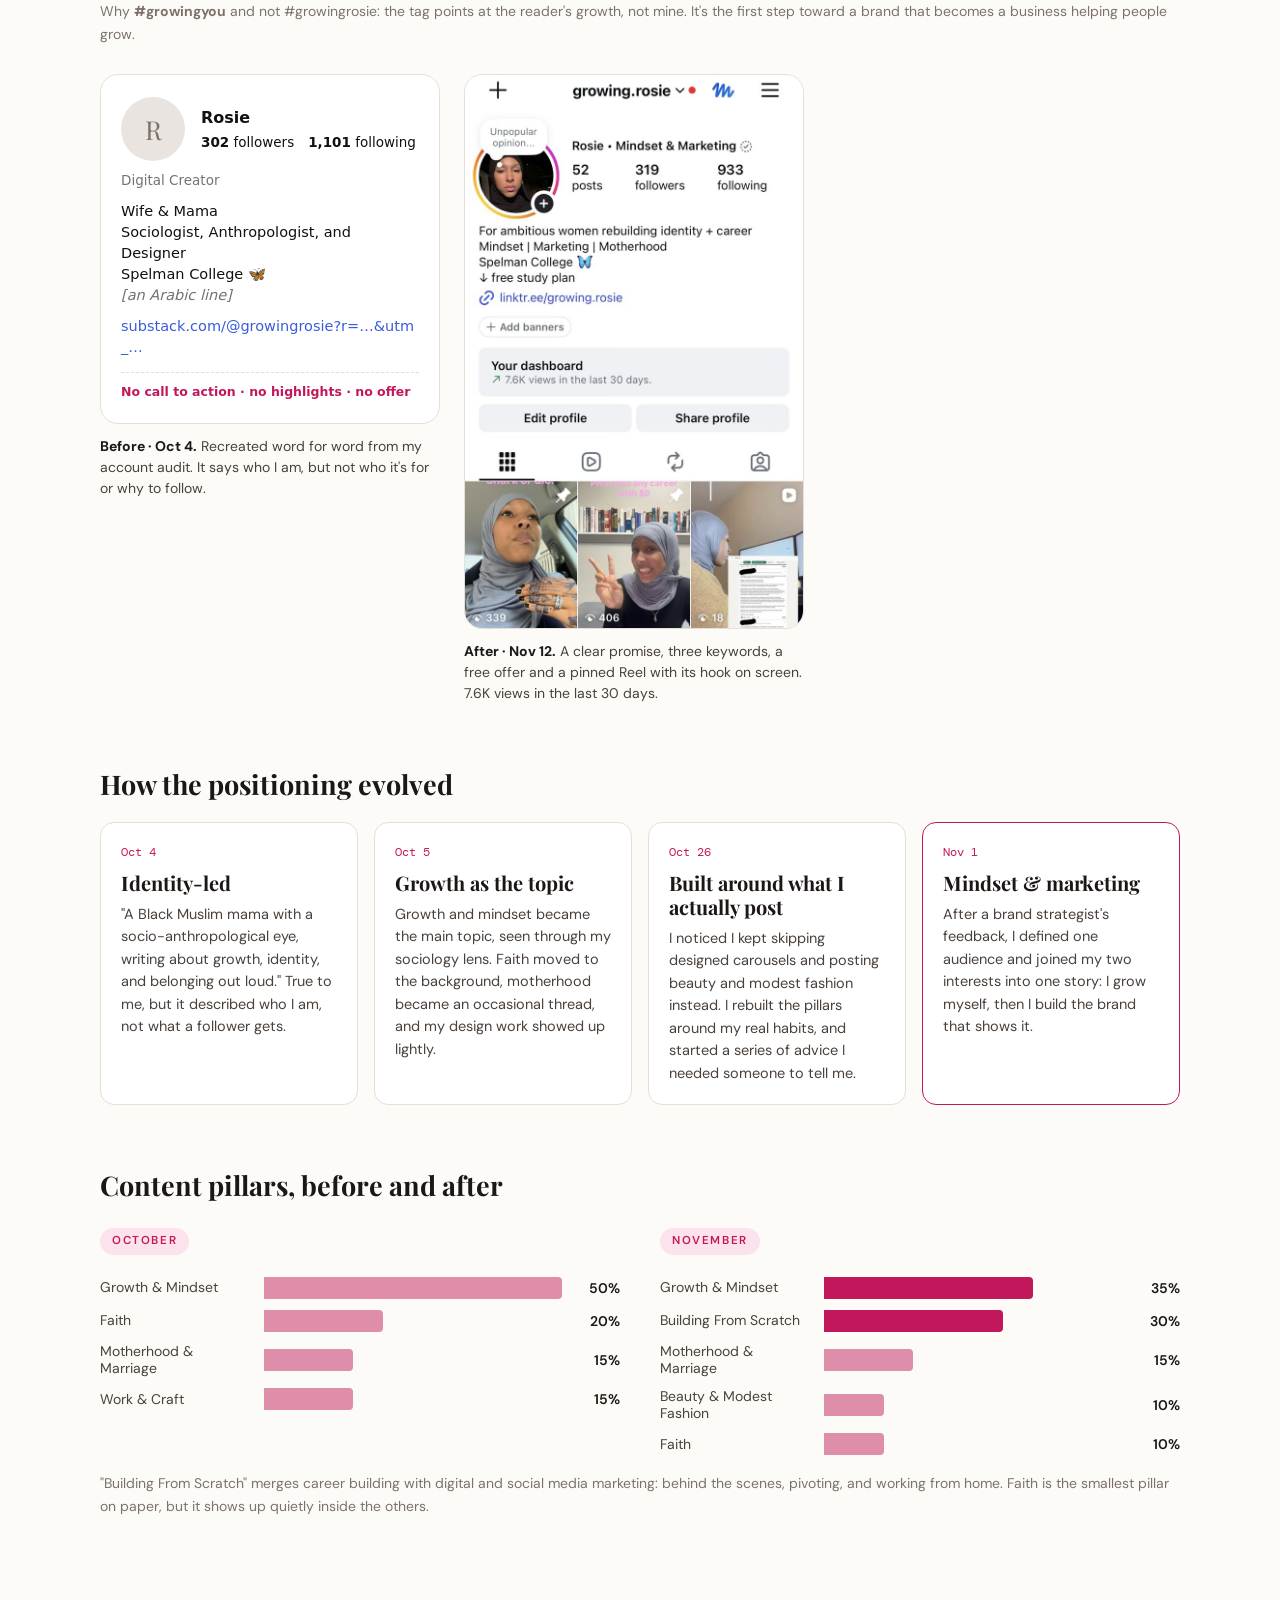
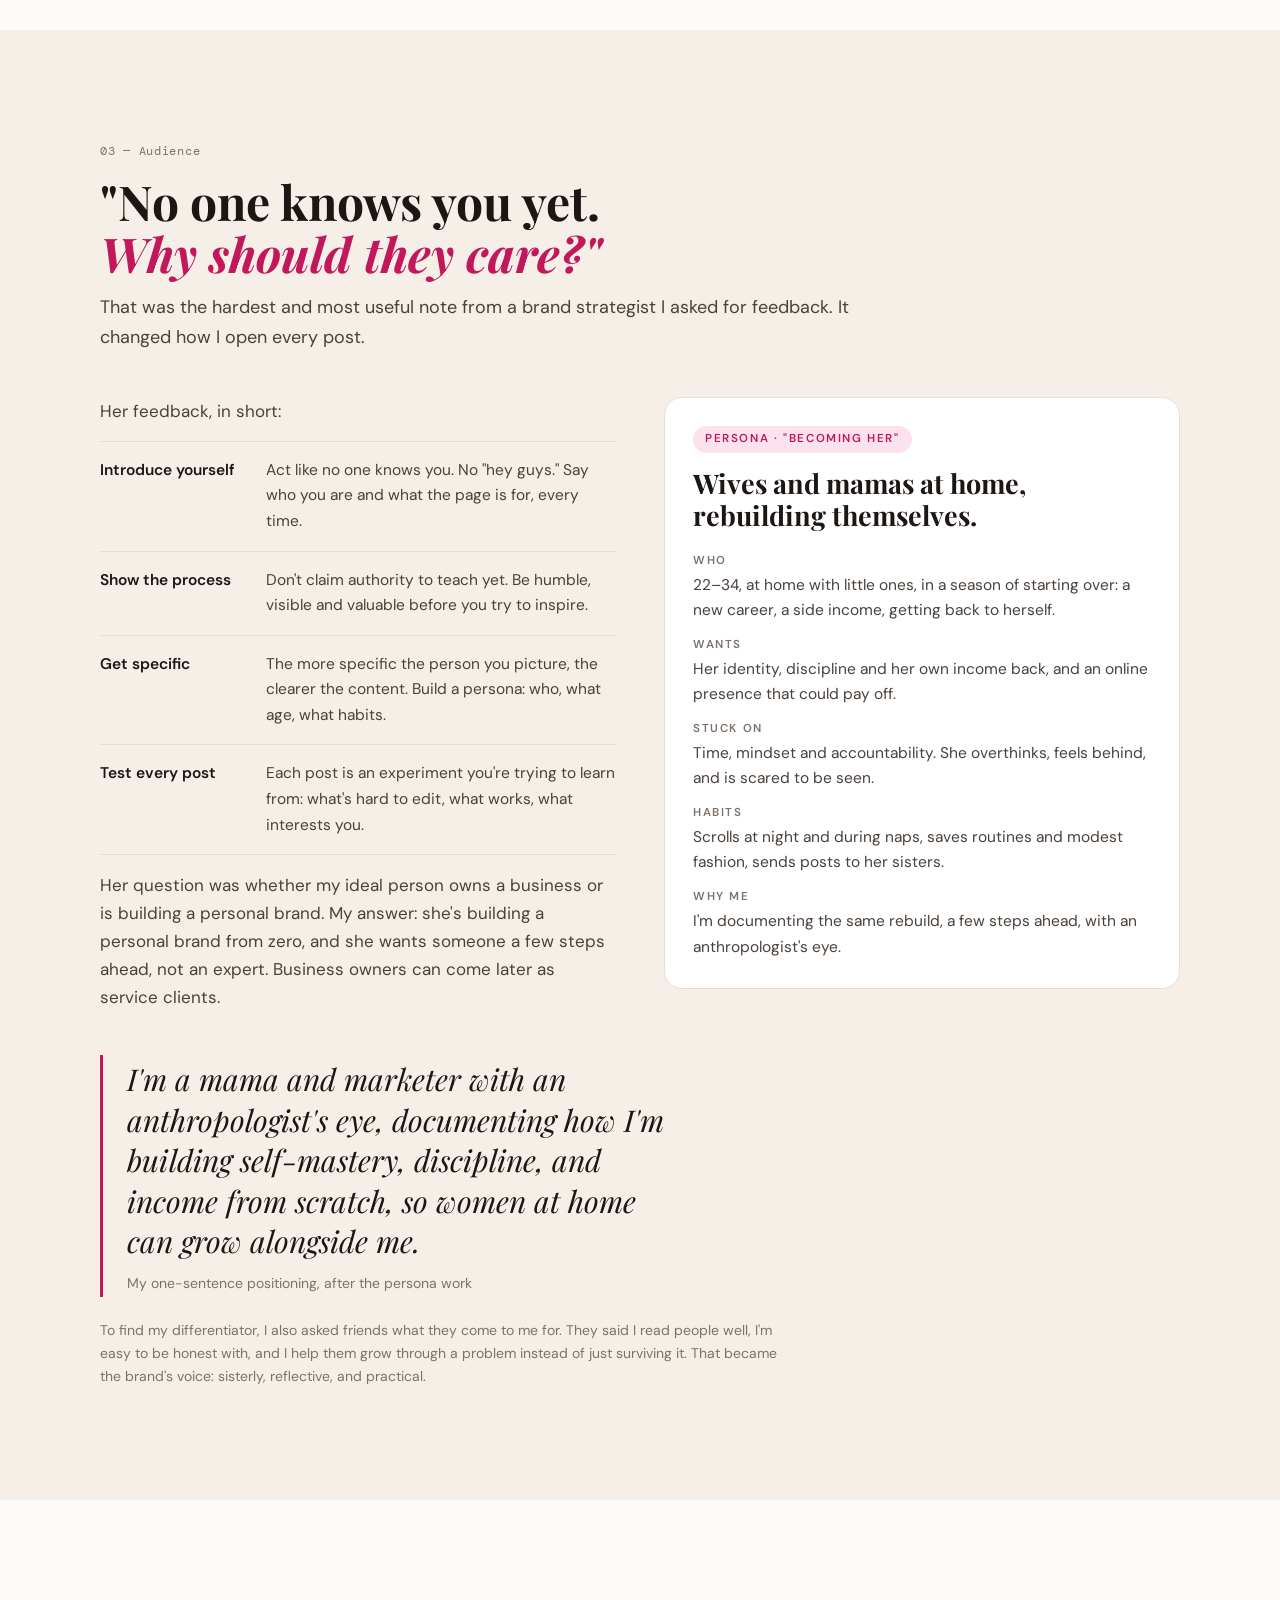
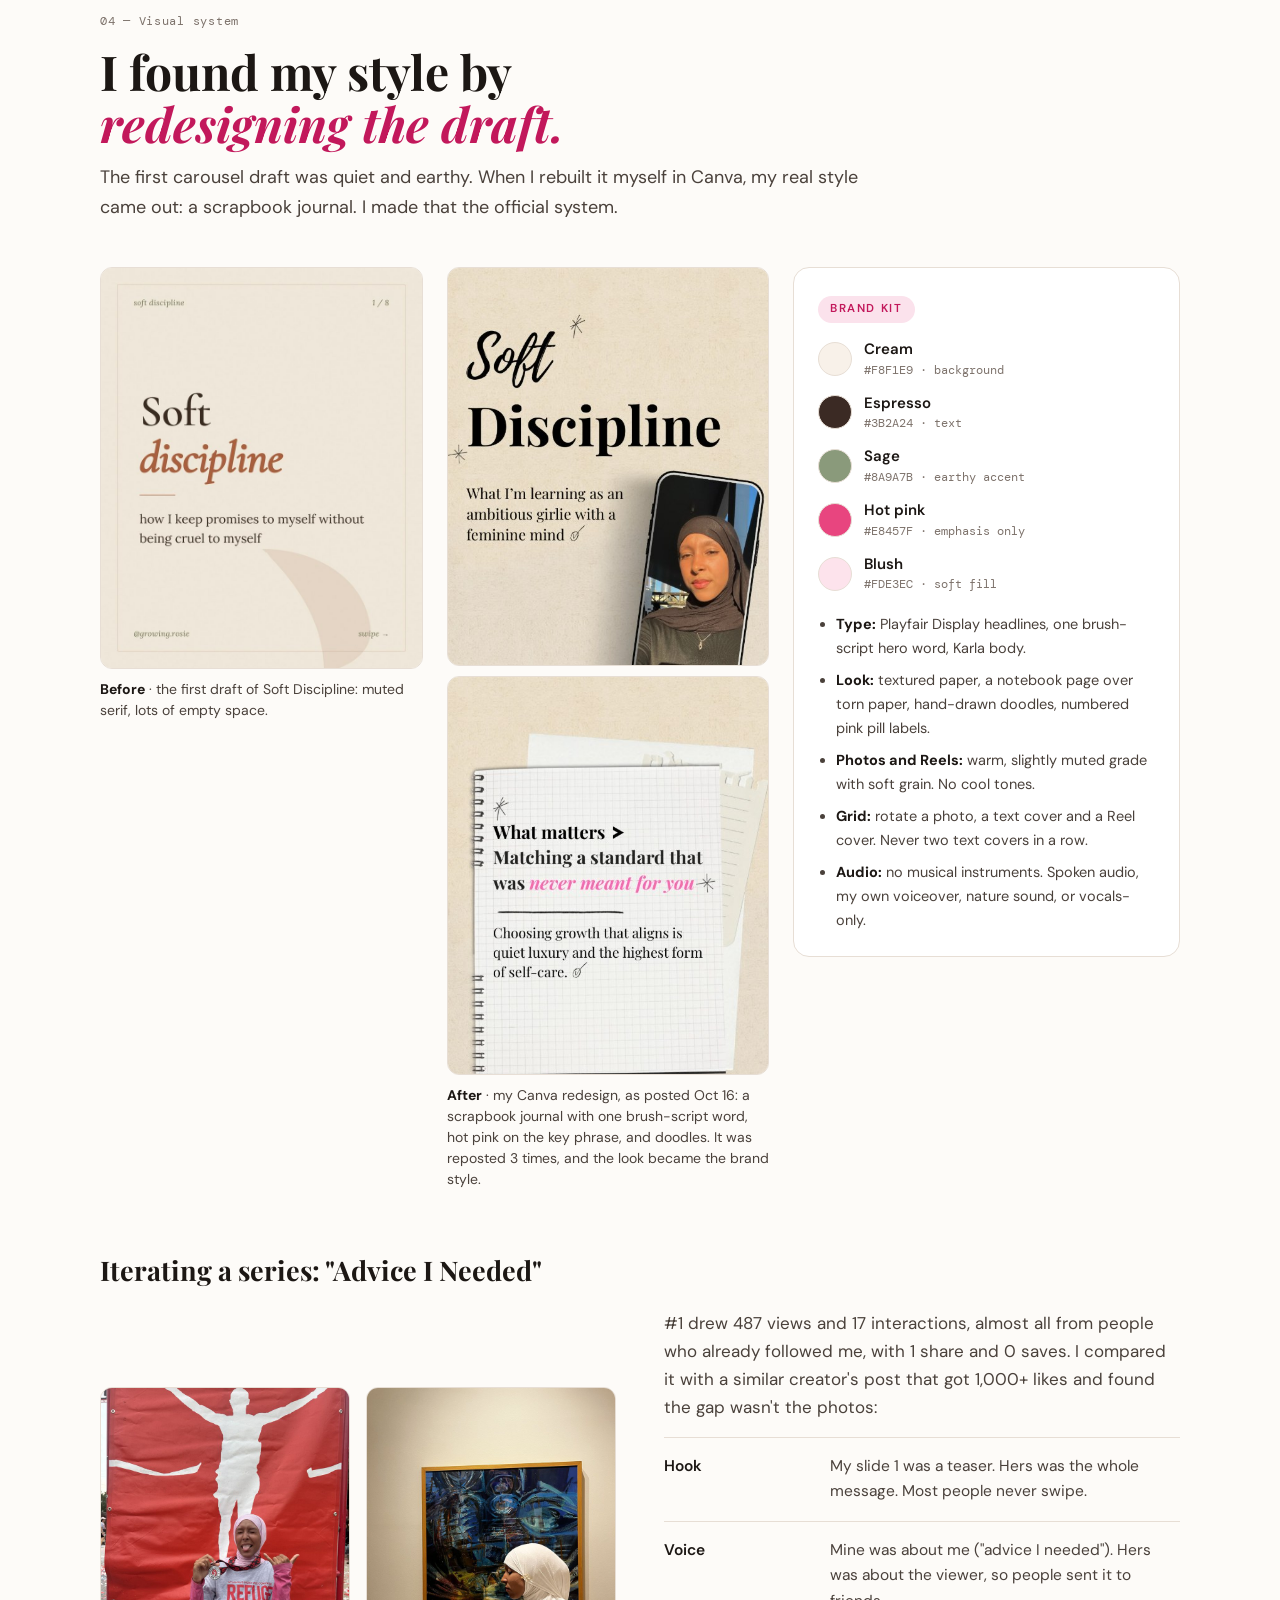
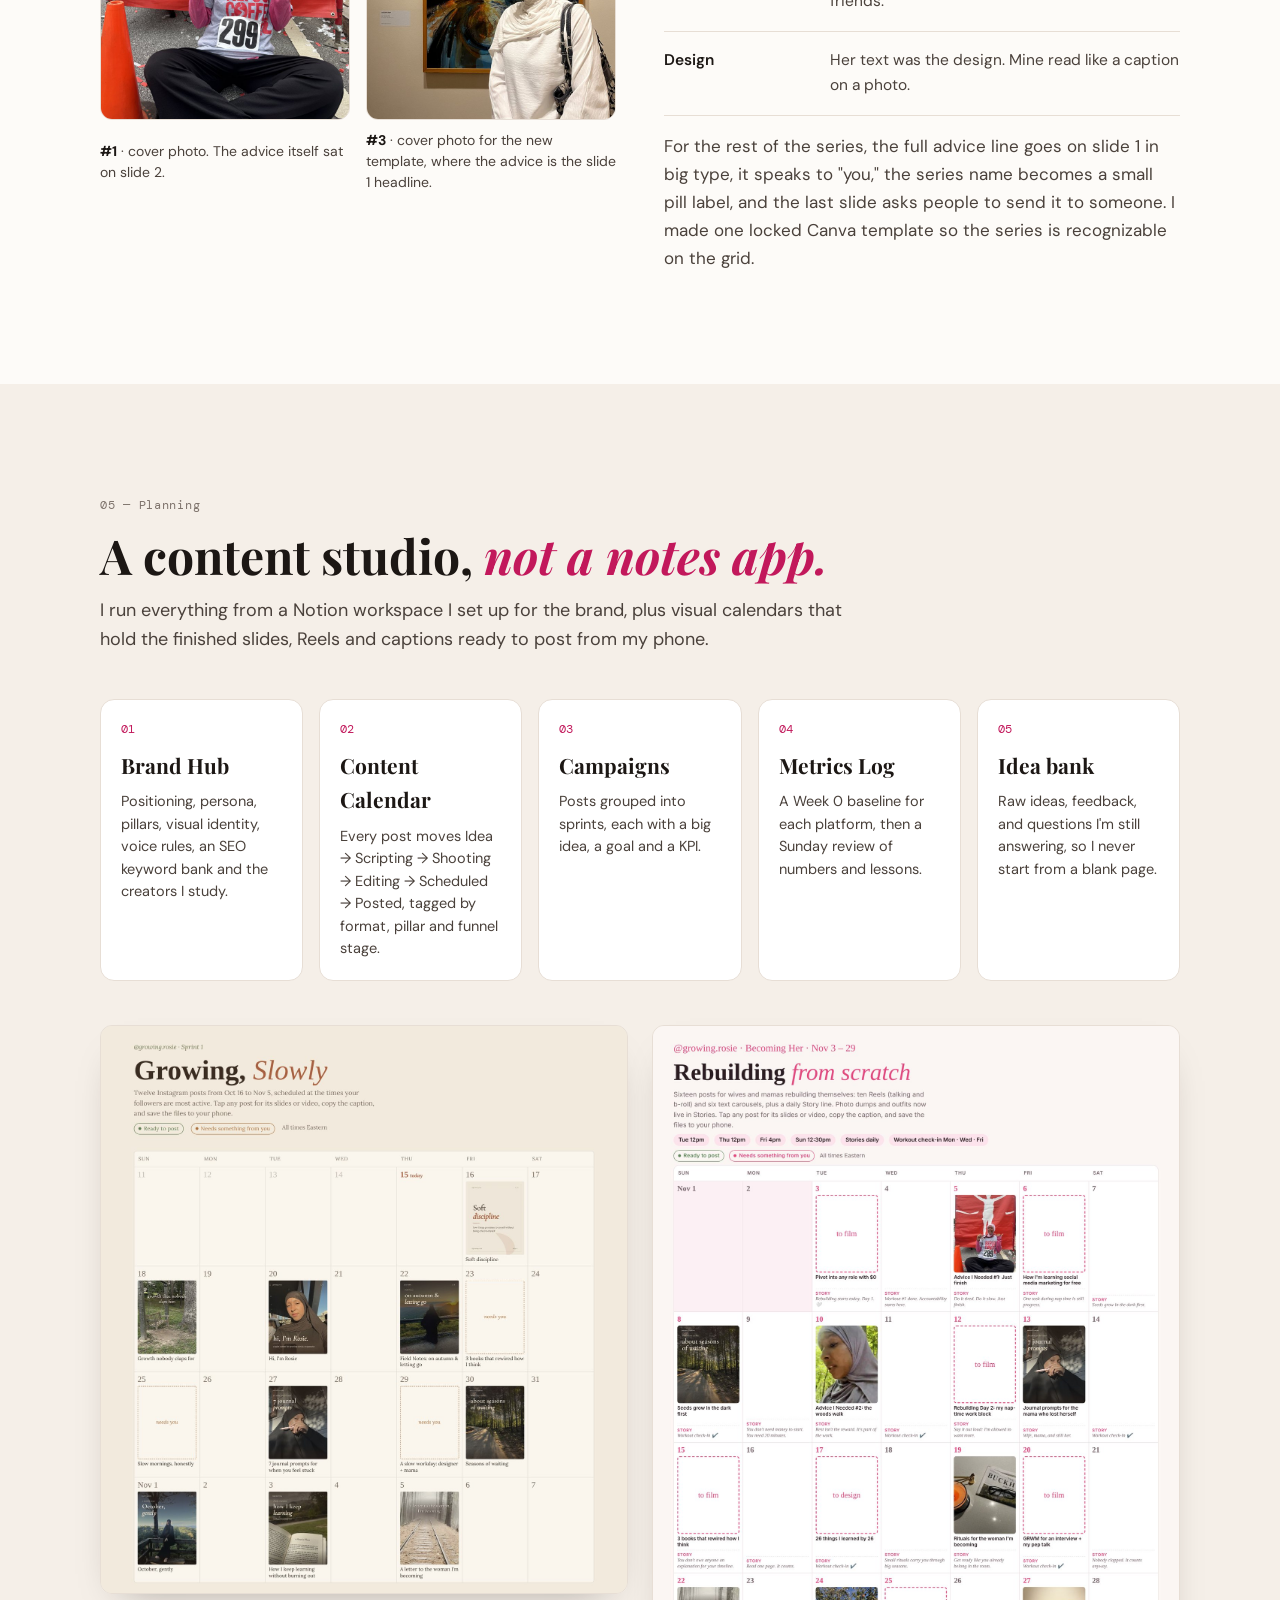
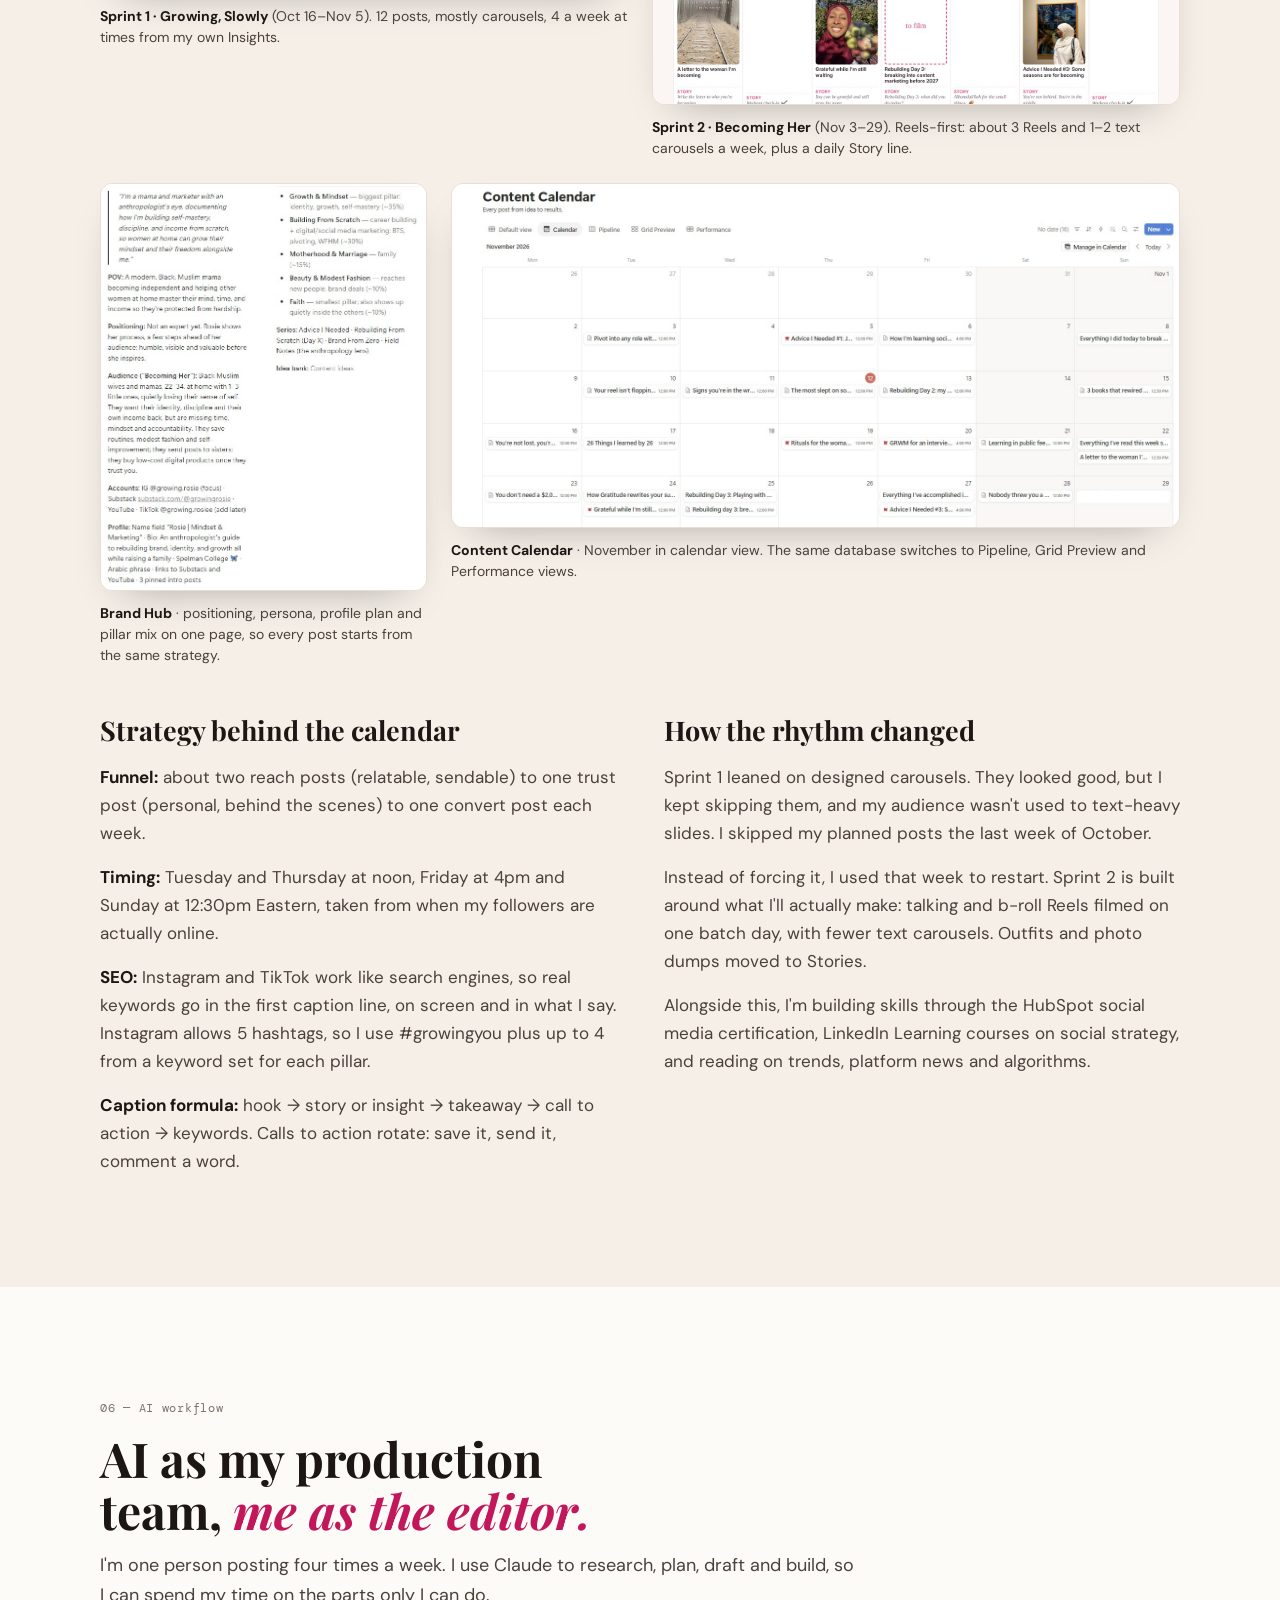
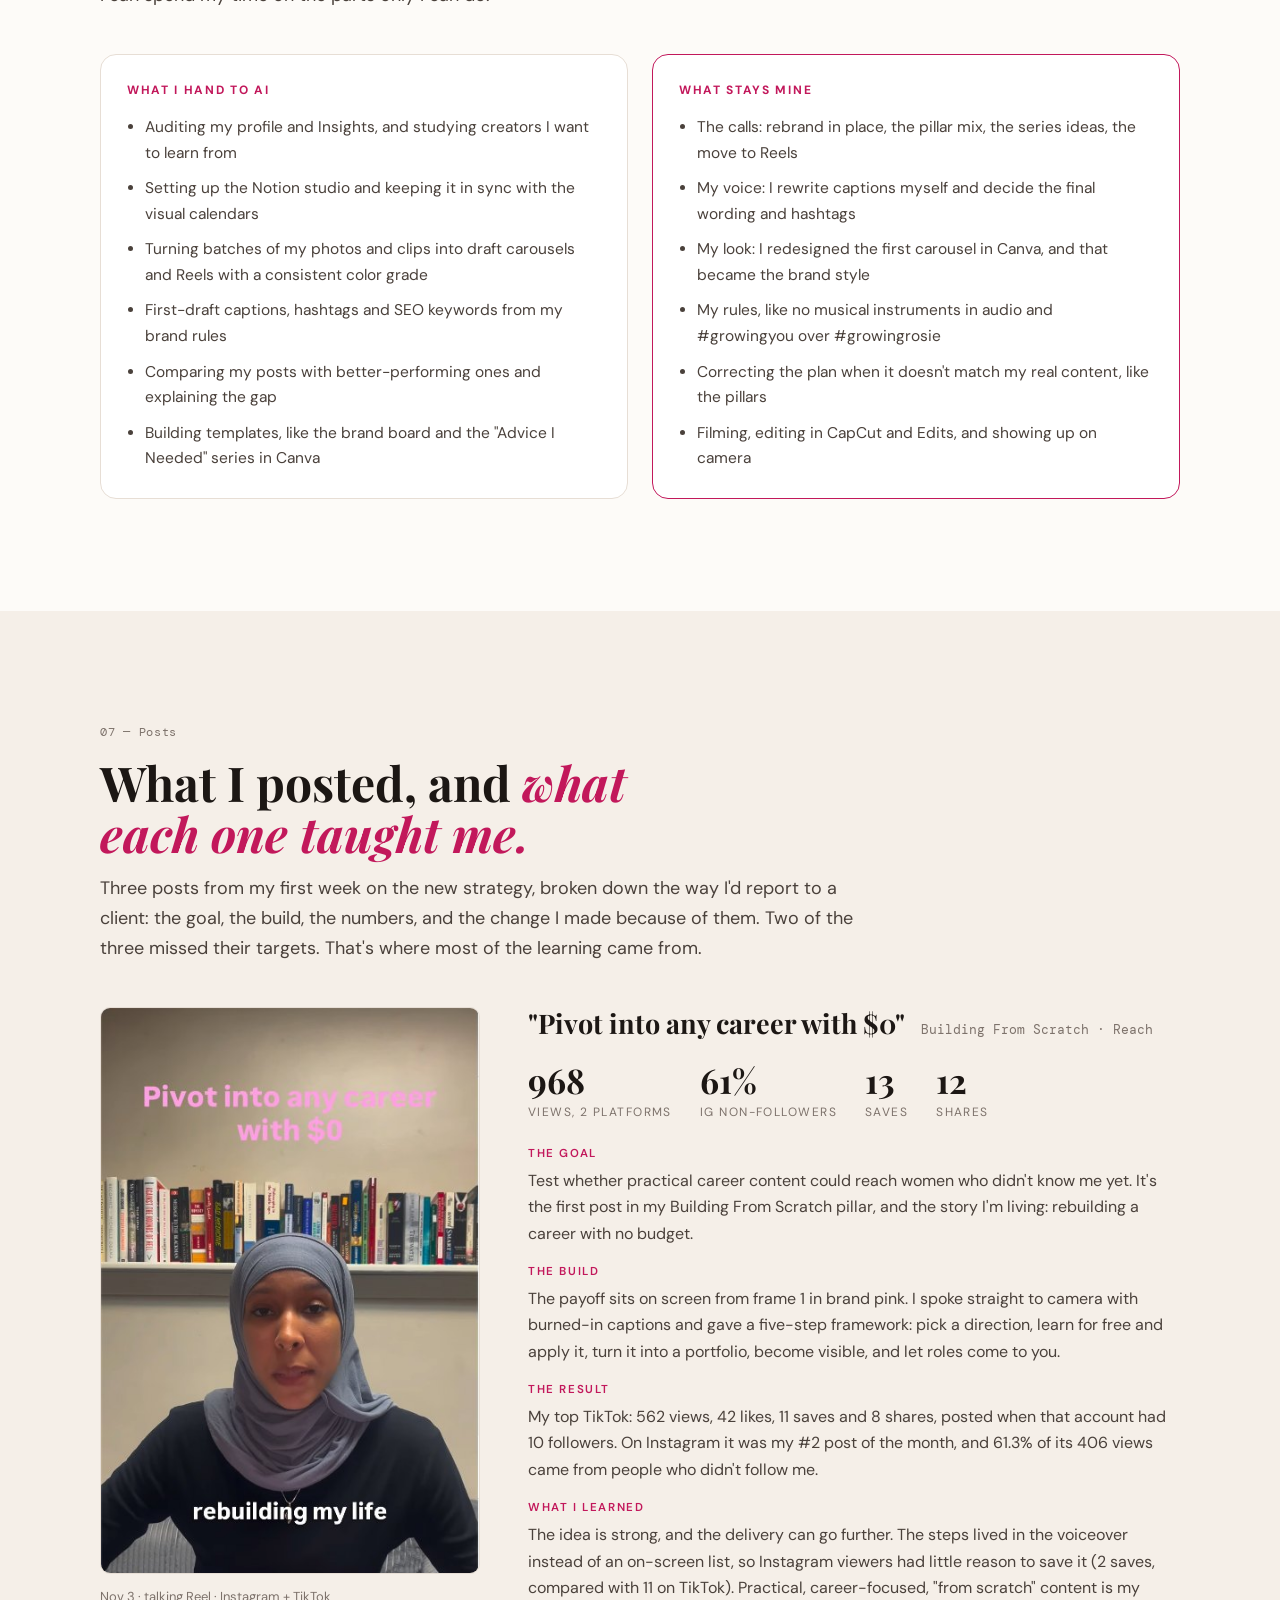
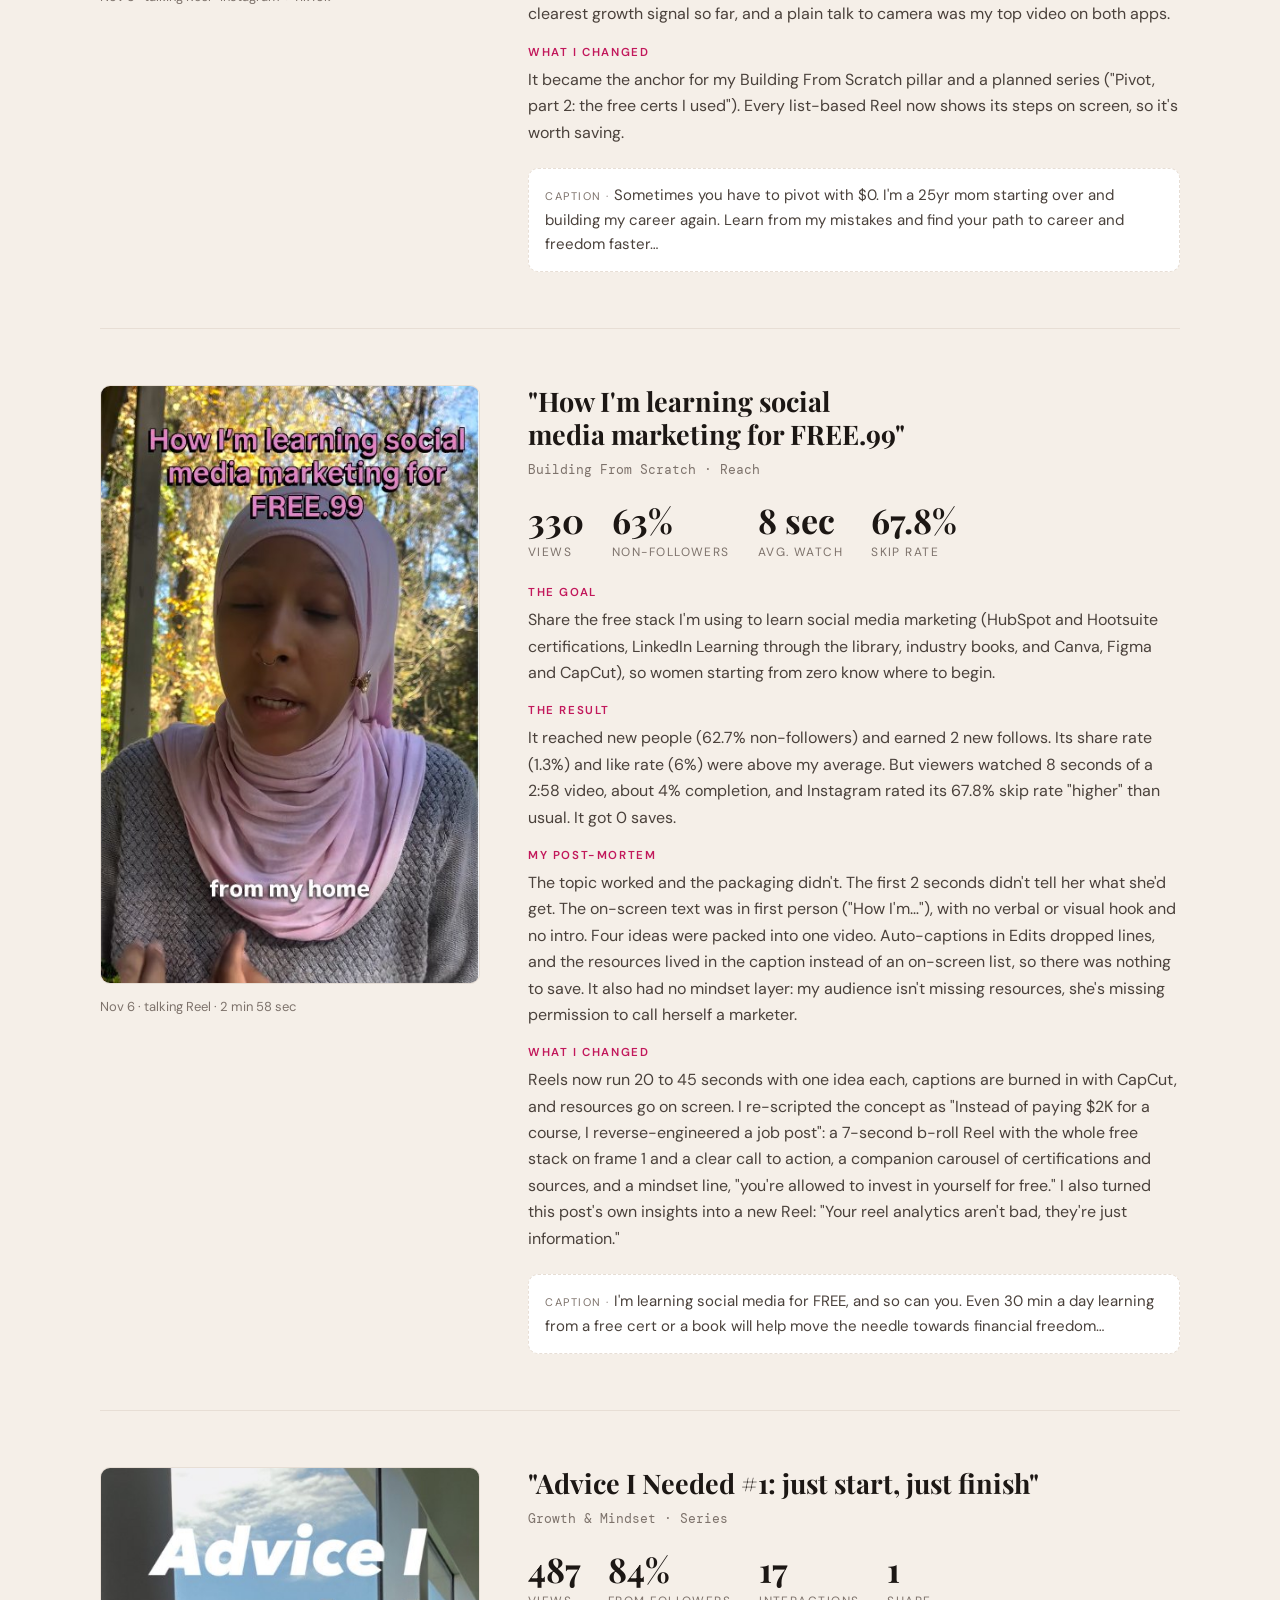
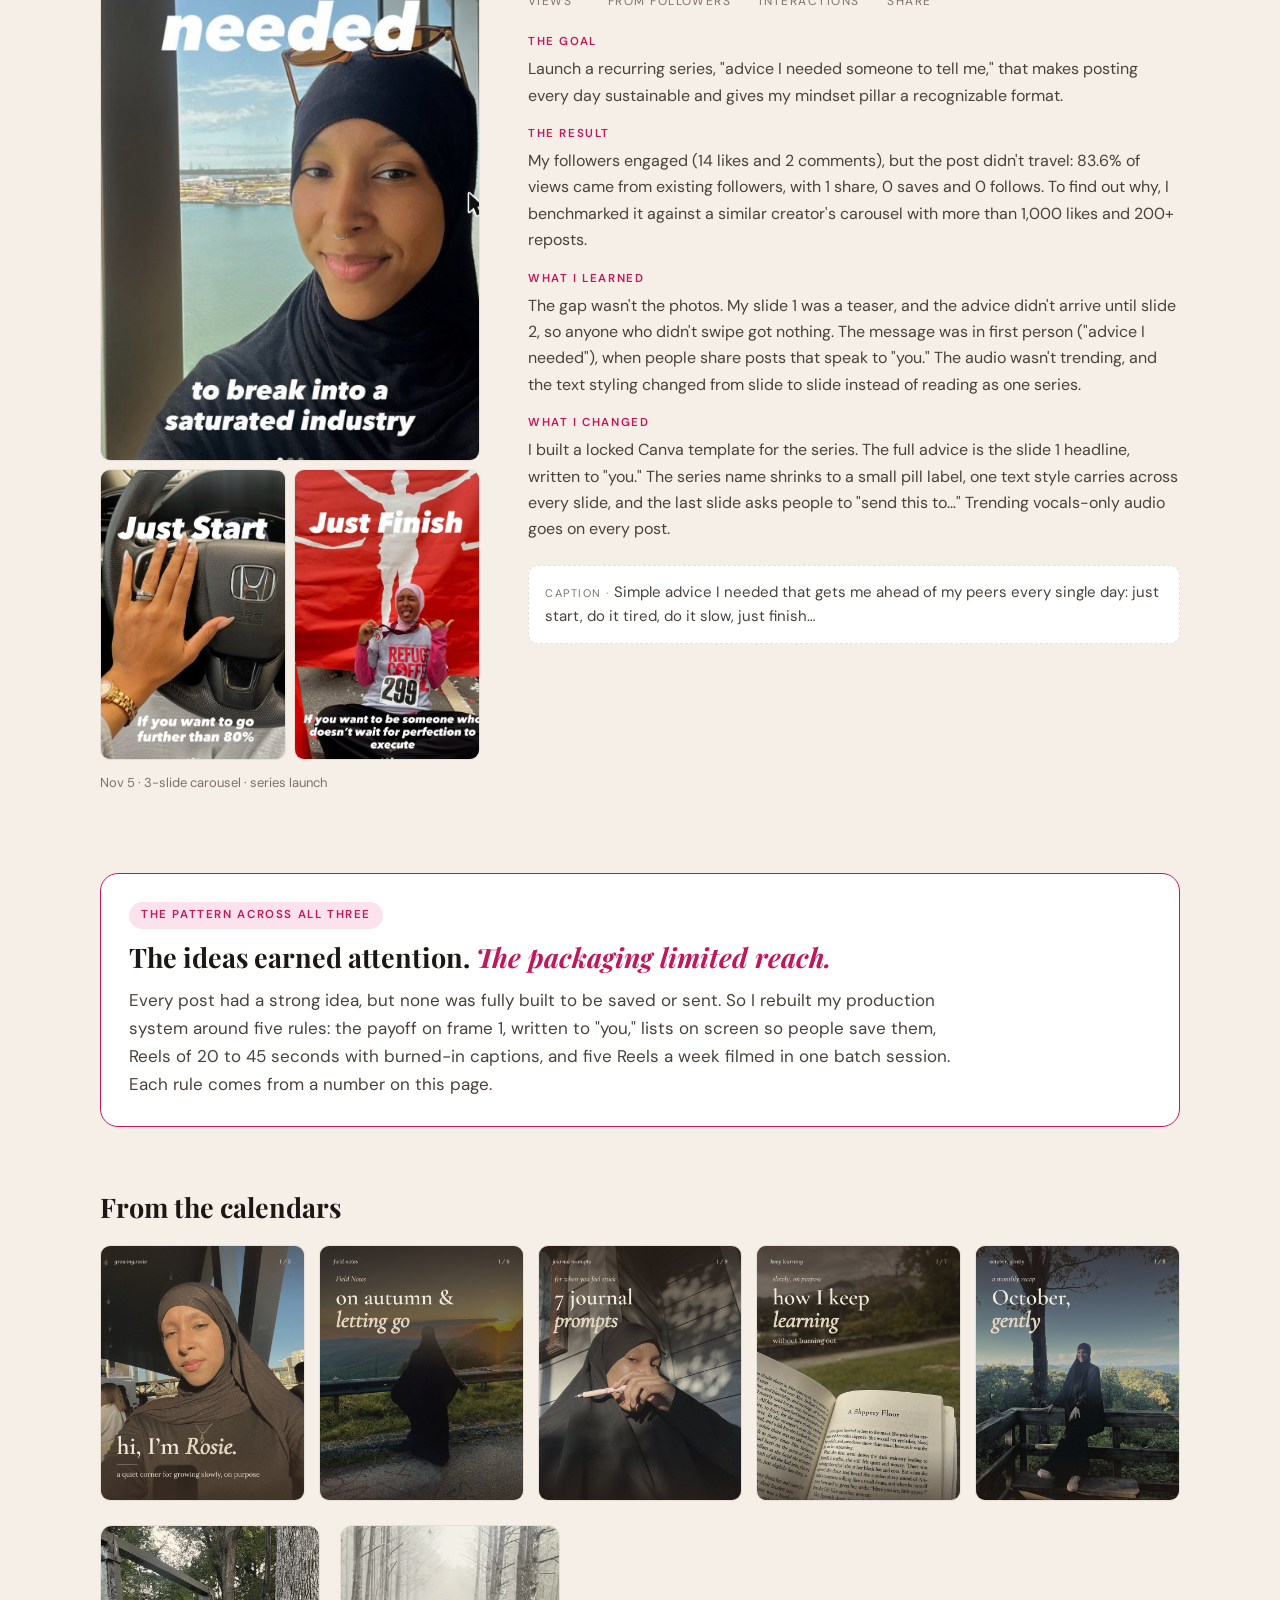
<file: growing-rosie.html>
<!doctype html>
<html lang="en">
<head>
<meta charset="utf-8">
<meta name="viewport" content="width=device-width, initial-scale=1, viewport-fit=cover">
<title>@growing.rosie Case Study · Madison (Rosie) Stewart</title>
<meta name="claude:viewport-fit-sides" content="cover">
<meta name="description" content="Building my own brand in public: an account audit, two repositionings, a Notion content system, and what my Instagram and TikTok analytics taught me.">
<link rel="preconnect" href="https://fonts.googleapis.com">
<link rel="preconnect" href="https://fonts.gstatic.com" crossorigin>
<link rel="stylesheet" href="https://fonts.googleapis.com/css2?family=DM+Mono&family=DM+Sans:wght@400;500;600&family=Playfair+Display:ital,wght@0,700;0,900;1,700;1,900&display=swap">
<link rel="stylesheet" href="style.css">
</head>
<body>

<nav class="nav" aria-label="Main">
  <div class="wrap">
    <a class="logo" href="index.html">Madison (Rosie) <em>Stewart</em></a>
    <ul>
      <li><a href="index.html#work">← All work</a></li>
      <li><a class="pill" href="index.html#contact">Say hello</a></li>
    </ul>
  </div>
</nav>

<header class="cs-hero">
  <div class="wrap">
    <p class="eyebrow">Personal brand · live case study</p>
    <h1>Building my own brand, <em>in public.</em></h1>
    <p class="lede">My clients' accounts had strategies. Mine had a handle, 299 followers and good intentions. So I treated @growing.rosie like a client: I audited it, repositioned it twice, built a content system, and let my own analytics tell me what to change. It's still running, and this page grows with it.</p>
    <dl class="meta">
      <div><dt>Role</dt><dd>Strategist, creator, editor, analyst</dd></div>
      <div><dt>Timeline</dt><dd>Oct 2026 – ongoing</dd></div>
      <div><dt>Channels</dt><dd>Instagram @growing.rosie · TikTok @growing.rosiee</dd></div>
      <div><dt>Tools</dt><dd>Notion, Canva, CapCut, Edits, Insights, Claude</dd></div>
    </dl>
    <dl class="glance" aria-label="At a glance">
      <div><dt>The problem</dt><dd>My posts reached people who already followed me. Only 22.5% of views came from non-followers, and the account grew by 4 net followers in a month.</dd></div>
      <div><dt>The decision</dt><dd>Rebrand in place, niche down to mindset and marketing for women building from scratch, plan in a real system, and treat every post as a test.</dd></div>
      <div><dt>The result so far</dt><dd>Views nearly doubled (+98%), unique viewers quadrupled, net follower growth went from +4 to +18 a month, and my first career Reel became my top TikTok.</dd></div>
      <div><dt>My role</dt><dd>All of it: strategy, shooting, editing, copy, design, analytics. I use AI as a production partner and make the final calls.</dd></div>
    </dl>
  </div>
</header>

<nav class="subnav" aria-label="Case study sections">
  <div class="wrap">
    <a href="#audit">Audit</a><a href="#rebrand">Rebrand</a><a href="#audience">Audience</a><a href="#visuals">Visual system</a><a href="#system">Planning</a><a href="#ai">AI workflow</a><a href="#posts">Posts</a><a href="#results">Results</a><a href="#reflection">Reflection</a>
  </div>
</nav>

<section style="padding-block: 48px">
  <div class="wrap">
    <div class="stats">
      <div class="stat"><b>+98%</b><span>Instagram views: 7,627 in 30 days (Oct 13–Nov 11), up from 3,853 at baseline</span></div>
      <div class="stat"><b>+308%</b><span>unique viewers: 1,236 people saw my content in 30 days</span></div>
      <div class="stat"><b>+4 → +18</b><span>net new followers a month, 4.5 times my baseline pace</span></div>
      <div class="stat"><b>34.6%</b><span>of views from non-followers, up from 22.5% at baseline</span></div>
    </div>
    <p class="small" style="margin-top:14px">Percentages are Instagram's own comparison with the previous 30 days. The non-follower share covers Oct 22–Nov 4. Numbers update as the case study continues.</p>
  </div>
</section>

<section id="audit" class="tint">
  <div class="wrap two">
    <div class="sec-head" style="margin:0">
      <p class="num">01 — Audit</p>
      <h2>People liked my content. <em>Strangers never saw it.</em></h2>
    </div>
    <div class="prose">
      <p>I started on October 5 by auditing my own account the way I would a client's: profile, grid, Insights, and the creators I wanted to learn from.</p>
      <ul class="checklist">
        <li><b>Followers</b><span>299 at baseline (Sep 15–Oct 14), +4 net in a month: 25 new, about 21 lost.</span></li>
        <li><b>Reach</b><span>3,853 views, but 77.5% came from people who already followed me.</span></li>
        <li><b>Audience</b><span>82% women, 55% aged 25–34, 71% in the US. Most active Sunday afternoons and Friday evenings.</span></li>
        <li><b>What worked</b><span>Aesthetic carousels with reflective captions. "All things green" reached 1.1K views.</span></li>
        <li><b>TikTok</b><span>3 videos, 684 lifetime views, 6 followers. Parked until Instagram had a system.</span></li>
      </ul>
      <p><strong>The diagnosis:</strong> the content was fine, but nothing gave a new visitor a reason to follow, and nothing was built to be shared. Growth would have to come from shares, saves and Reels that reach non-followers.</p>
      <p>I kept the account rather than starting over, so I kept my followers and my analytics history. That history is the "before" on this page.</p>
    </div>
  </div>
</section>

<section id="rebrand">
  <div class="wrap">
    <div class="sec-head">
      <p class="num">02 — Rebrand</p>
      <h2>Two repositionings in <em>four weeks.</em></h2>
      <p>The first rebrand narrowed the topic. The second came after feedback from a brand strategist and narrowed the audience. Here is what changed on the profile itself.</p>
    </div>

    <div class="ba" role="table" aria-label="Instagram profile before and after">
      <div class="ba-row ba-head" role="row"><span role="columnheader"></span><span role="columnheader">Before · Oct 4</span><span role="columnheader">After · Nov</span></div>
      <div class="ba-row" role="row"><b role="rowheader">Name field</b><span role="cell">Rosie</span><span role="cell">Rosie • Mindset &amp; Marketing <em>(under Instagram's 30-character limit, with the two keywords my audience searches)</em></span></div>
      <div class="ba-row" role="row"><b role="rowheader">Bio</b><span role="cell">Wife &amp; Mama · Sociologist, Anthropologist, and Designer · Spelman College 🦋 · an Arabic line</span><span role="cell">For ambitious women rebuilding identity + career · Mindset | Marketing | Motherhood · Spelman College 🦋 · ↓ free study plan <em>(who it's for and what she gets, in the first line)</em></span></div>
      <div class="ba-row" role="row"><b role="rowheader">Creator label</b><span role="cell">Digital Creator (the default)</span><span role="cell">Hidden, so the name field and first bio line do the positioning</span></div>
      <div class="ba-row" role="row"><b role="rowheader">Link</b><span role="cell">A raw Substack URL with a tracking code</span><span role="cell">linktr.ee/growing.rosie, opening with a free study plan <em>(a lead magnet, not just more content)</em></span></div>
      <div class="ba-row" role="row"><b role="rowheader">Following</b><span role="cell">1,101 accounts</span><span role="cell">933 and trimming, so my feed and follow ratio match the niche</span></div>
      <div class="ba-row" role="row"><b role="rowheader">Hashtag</b><span role="cell">None</span><span role="cell">#growingyou on every post, plus up to 4 topic tags</span></div>
    </div>
    <p class="small" style="margin-top:14px">Why <b>#growingyou</b> and not #growingrosie: the tag points at the reader's growth, not mine. It's the first step toward a brand that becomes a business helping people grow.</p>

    <div class="profiles">
      <figure>
        <div class="ig-mock" aria-label="Recreated Instagram profile, October 4">
          <div class="ig-top"><span class="ig-avatar" aria-hidden="true">R</span><div><b>Rosie</b><div class="ig-stats"><span><b>302</b> followers</span><span><b>1,101</b> following</span></div></div></div>
          <p class="ig-cat">Digital Creator</p>
          <p>Wife &amp; Mama<br>Sociologist, Anthropologist, and Designer<br>Spelman College 🦋<br><span class="ig-dim">[an Arabic line]</span></p>
          <p class="ig-link">substack.com/@growingrosie?r=…&amp;utm_…</p>
          <p class="ig-note">No call to action · no highlights · no offer</p>
        </div>
        <figcaption><b>Before · Oct 4.</b> Recreated word for word from my account audit. It says who I am, but not who it's for or why to follow.</figcaption>
      </figure>
      <figure>
        <img src="img/gr-profile-after.jpg" alt="Instagram profile for growing.rosie on Nov 12: name Rosie • Mindset & Marketing, 52 posts, 319 followers, 933 following, bio For ambitious women rebuilding identity + career, Mindset | Marketing | Motherhood, Spelman College, down arrow free study plan, a Linktree link, 7.6K views in the last 30 days, and pinned Reels with on-screen hooks." loading="lazy" width="700" height="1144">
        <figcaption><b>After · Nov 12.</b> A clear promise, three keywords, a free offer and a pinned Reel with its hook on screen. 7.6K views in the last 30 days.</figcaption>
      </figure>
    </div>

    <h3 class="sub-h">How the positioning evolved</h3>
    <ol class="timeline">
      <li><span class="when">Oct 4</span><b>Identity-led</b><p>"A Black Muslim mama with a socio-anthropological eye, writing about growth, identity, and belonging out loud." True to me, but it described who I am, not what a follower gets.</p></li>
      <li><span class="when">Oct 5</span><b>Growth as the topic</b><p>Growth and mindset became the main topic, seen through my sociology lens. Faith moved to the background, motherhood became an occasional thread, and my design work showed up lightly.</p></li>
      <li><span class="when">Oct 26</span><b>Built around what I actually post</b><p>I noticed I kept skipping designed carousels and posting beauty and modest fashion instead. I rebuilt the pillars around my real habits, and started a series of advice I needed someone to tell me.</p></li>
      <li><span class="when">Nov 1</span><b>Mindset &amp; marketing</b><p>After a brand strategist's feedback, I defined one audience and joined my two interests into one story: I grow myself, then I build the brand that shows it.</p></li>
    </ol>

    <h3 class="sub-h">Content pillars, before and after</h3>
    <div class="two" style="gap:40px">
      <div>
        <p class="pill-label">October</p>
        <div class="bars">
          <div class="bar"><span class="lbl">Growth &amp; Mindset</span><span class="track"><span class="fill" style="width:100%"></span></span><span class="v">50%</span></div>
          <div class="bar"><span class="lbl">Faith</span><span class="track"><span class="fill" style="width:40%"></span></span><span class="v">20%</span></div>
          <div class="bar"><span class="lbl">Motherhood &amp; Marriage</span><span class="track"><span class="fill" style="width:30%"></span></span><span class="v">15%</span></div>
          <div class="bar"><span class="lbl">Work &amp; Craft</span><span class="track"><span class="fill" style="width:30%"></span></span><span class="v">15%</span></div>
        </div>
      </div>
      <div>
        <p class="pill-label">November</p>
        <div class="bars">
          <div class="bar hl"><span class="lbl">Growth &amp; Mindset</span><span class="track"><span class="fill" style="width:70%"></span></span><span class="v">35%</span></div>
          <div class="bar hl"><span class="lbl">Building From Scratch</span><span class="track"><span class="fill" style="width:60%"></span></span><span class="v">30%</span></div>
          <div class="bar"><span class="lbl">Motherhood &amp; Marriage</span><span class="track"><span class="fill" style="width:30%"></span></span><span class="v">15%</span></div>
          <div class="bar"><span class="lbl">Beauty &amp; Modest Fashion</span><span class="track"><span class="fill" style="width:20%"></span></span><span class="v">10%</span></div>
          <div class="bar"><span class="lbl">Faith</span><span class="track"><span class="fill" style="width:20%"></span></span><span class="v">10%</span></div>
        </div>
      </div>
    </div>
    <p class="small" style="margin-top:16px">"Building From Scratch" merges career building with digital and social media marketing: behind the scenes, pivoting, and working from home. Faith is the smallest pillar on paper, but it shows up quietly inside the others.</p>
  </div>
</section>

<section id="audience" class="tint">
  <div class="wrap">
    <div class="sec-head">
      <p class="num">03 — Audience</p>
      <h2>"No one knows you yet. <em>Why should they care?"</em></h2>
      <p>That was the hardest and most useful note from a brand strategist I asked for feedback. It changed how I open every post.</p>
    </div>
    <div class="two">
      <div class="prose">
        <p>Her feedback, in short:</p>
        <ul class="checklist">
          <li><b>Introduce yourself</b><span>Act like no one knows you. No "hey guys." Say who you are and what the page is for, every time.</span></li>
          <li><b>Show the process</b><span>Don't claim authority to teach yet. Be humble, visible and valuable before you try to inspire.</span></li>
          <li><b>Get specific</b><span>The more specific the person you picture, the clearer the content. Build a persona: who, what age, what habits.</span></li>
          <li><b>Test every post</b><span>Each post is an experiment you're trying to learn from: what's hard to edit, what works, what interests you.</span></li>
        </ul>
        <p>Her question was whether my ideal person owns a business or is building a personal brand. My answer: she's building a personal brand from zero, and she wants someone a few steps ahead, not an expert. Business owners can come later as service clients.</p>
      </div>
      <div class="persona">
        <p class="pill-label">Persona · "Becoming Her"</p>
        <h3>Wives and mamas at home, rebuilding themselves.</h3>
        <dl>
          <div><dt>Who</dt><dd>22–34, at home with little ones, in a season of starting over: a new career, a side income, getting back to herself.</dd></div>
          <div><dt>Wants</dt><dd>Her identity, discipline and her own income back, and an online presence that could pay off.</dd></div>
          <div><dt>Stuck on</dt><dd>Time, mindset and accountability. She overthinks, feels behind, and is scared to be seen.</dd></div>
          <div><dt>Habits</dt><dd>Scrolls at night and during naps, saves routines and modest fashion, sends posts to her sisters.</dd></div>
          <div><dt>Why me</dt><dd>I'm documenting the same rebuild, a few steps ahead, with an anthropologist's eye.</dd></div>
        </dl>
      </div>
    </div>
    <blockquote class="quote" style="margin-top:44px">I'm a mama and marketer with an anthropologist's eye, documenting how I'm building self-mastery, discipline, and income from scratch, so women at home can grow alongside me.<cite>My one-sentence positioning, after the persona work</cite></blockquote>
    <p class="small" style="margin-top:22px;max-width:70ch">To find my differentiator, I also asked friends what they come to me for. They said I read people well, I'm easy to be honest with, and I help them grow through a problem instead of just surviving it. That became the brand's voice: sisterly, reflective, and practical.</p>
  </div>
</section>

<section id="visuals">
  <div class="wrap">
    <div class="sec-head">
      <p class="num">04 — Visual system</p>
      <h2>I found my style by <em>redesigning the draft.</em></h2>
      <p>The first carousel draft was quiet and earthy. When I rebuilt it myself in Canva, my real style came out: a scrapbook journal. I made that the official system.</p>
    </div>
    <div class="vs">
      <figure><img src="img/gr-soft-draft-1.jpg" alt="Draft carousel cover: Soft discipline, in a muted cream and terracotta serif layout." loading="lazy" width="720" height="900"><figcaption><b>Before</b> · the first draft of Soft Discipline: muted serif, lots of empty space.</figcaption></figure>
      <figure>
        <img src="img/gr-soft-final-1.jpg" alt="Posted carousel cover: Soft Discipline, in Playfair Display with a brush-script Soft, a phone mockup selfie and hand-drawn sparkles on textured paper." loading="lazy" width="510" height="632">
        <img src="img/gr-soft-final-2.jpg" alt="Posted carousel slide: a spiral notebook page reading What matters, matching a standard that was never meant for you, with never meant for you in hot pink." loading="lazy" width="510" height="632">
        <figcaption><b>After</b> · my Canva redesign, as posted Oct 16: a scrapbook journal with one brush-script word, hot pink on the key phrase, and doodles. It was reposted 3 times, and the look became the brand style.</figcaption>
      </figure>
      <div class="kit">
        <p class="pill-label">Brand kit</p>
        <div class="swatches">
          <span style="--c:#F8F1E9"><i></i>Cream<small>#F8F1E9 · background</small></span>
          <span style="--c:#3B2A24"><i></i>Espresso<small>#3B2A24 · text</small></span>
          <span style="--c:#8A9A7B"><i></i>Sage<small>#8A9A7B · earthy accent</small></span>
          <span style="--c:#E8457F"><i></i>Hot pink<small>#E8457F · emphasis only</small></span>
          <span style="--c:#FDE3EC"><i></i>Blush<small>#FDE3EC · soft fill</small></span>
        </div>
        <ul class="kit-rules">
          <li><b>Type:</b> Playfair Display headlines, one brush-script hero word, Karla body.</li>
          <li><b>Look:</b> textured paper, a notebook page over torn paper, hand-drawn doodles, numbered pink pill labels.</li>
          <li><b>Photos and Reels:</b> warm, slightly muted grade with soft grain. No cool tones.</li>
          <li><b>Grid:</b> rotate a photo, a text cover and a Reel cover. Never two text covers in a row.</li>
          <li><b>Audio:</b> no musical instruments. Spoken audio, my own voiceover, nature sound, or vocals-only.</li>
        </ul>
      </div>
    </div>

    <h3 class="sub-h">Iterating a series: "Advice I Needed"</h3>
    <div class="two" style="align-items:center">
      <div class="duo">
        <figure><img src="img/gr-advice-1.jpg" alt="Advice I Needed #1 cover photo: Rosie smiling at a race finish holding her medal." loading="lazy" width="720" height="960"><figcaption><b>#1</b> · cover photo. The advice itself sat on slide 2.</figcaption></figure>
        <figure><img src="img/gr-advice-3.jpg" alt="Advice I Needed #3 cover photo: Rosie looking at a painting in a museum." loading="lazy" width="720" height="960"><figcaption><b>#3</b> · cover photo for the new template, where the advice is the slide 1 headline.</figcaption></figure>
      </div>
      <div class="prose">
        <p>#1 drew 487 views and 17 interactions, almost all from people who already followed me, with 1 share and 0 saves. I compared it with a similar creator's post that got 1,000+ likes and found the gap wasn't the photos:</p>
        <ul class="checklist">
          <li><b>Hook</b><span>My slide 1 was a teaser. Hers was the whole message. Most people never swipe.</span></li>
          <li><b>Voice</b><span>Mine was about me ("advice I needed"). Hers was about the viewer, so people sent it to friends.</span></li>
          <li><b>Design</b><span>Her text was the design. Mine read like a caption on a photo.</span></li>
        </ul>
        <p>For the rest of the series, the full advice line goes on slide 1 in big type, it speaks to "you," the series name becomes a small pill label, and the last slide asks people to send it to someone. I made one locked Canva template so the series is recognizable on the grid.</p>
      </div>
    </div>
  </div>
</section>

<section id="system" class="tint">
  <div class="wrap">
    <div class="sec-head">
      <p class="num">05 — Planning</p>
      <h2>A content studio, <em>not a notes app.</em></h2>
      <p>I run everything from a Notion workspace I set up for the brand, plus visual calendars that hold the finished slides, Reels and captions ready to post from my phone.</p>
    </div>
    <ol class="steps">
      <li><b>Brand Hub</b><span>Positioning, persona, pillars, visual identity, voice rules, an SEO keyword bank and the creators I study.</span></li>
      <li><b>Content Calendar</b><span>Every post moves Idea → Scripting → Shooting → Editing → Scheduled → Posted, tagged by format, pillar and funnel stage.</span></li>
      <li><b>Campaigns</b><span>Posts grouped into sprints, each with a big idea, a goal and a KPI.</span></li>
      <li><b>Metrics Log</b><span>A Week 0 baseline for each platform, then a Sunday review of numbers and lessons.</span></li>
      <li><b>Idea bank</b><span>Raw ideas, feedback, and questions I'm still answering, so I never start from a blank page.</span></li>
    </ol>

    <div class="cals">
      <figure>
        <img src="img/gr-cal-growing-slowly.jpg" alt="Growing, Slowly content calendar, Oct 16 to Nov 5: a month grid of 12 posts with cover images, several marked as needing input." loading="lazy" width="1400" height="1509">
        <figcaption><b>Sprint 1 · Growing, Slowly</b> (Oct 16–Nov 5). 12 posts, mostly carousels, 4 a week at times from my own Insights.</figcaption>
      </figure>
      <figure>
        <img src="img/gr-cal-becoming-her.jpg" alt="Becoming Her content calendar, Rebuilding from scratch, Nov 3 to 29: a month grid mixing Reels to film, carousels and daily Story lines." loading="lazy" width="1400" height="1805">
        <figcaption><b>Sprint 2 · Becoming Her</b> (Nov 3–29). Reels-first: about 3 Reels and 1–2 text carousels a week, plus a daily Story line.</figcaption>
      </figure>
    </div>
    <div class="notion">
      <figure>
        <img src="img/gr-notion-brandhub.jpg" alt="Notion Brand Hub page: the one-sentence positioning, point of view, audience persona, accounts and profile plan, next to the five content pillars with their target mix and the content series." loading="lazy" width="665" height="831">
        <figcaption><b>Brand Hub</b> · positioning, persona, profile plan and pillar mix on one page, so every post starts from the same strategy.</figcaption>
      </figure>
      <figure>
        <img src="img/gr-notion-calendar.jpg" alt="Notion Content Calendar in calendar view for November 2026, with a post scheduled on most days and tabs for Default, Calendar, Pipeline, Grid Preview and Performance views." loading="lazy" width="1552" height="732">
        <figcaption><b>Content Calendar</b> · November in calendar view. The same database switches to Pipeline, Grid Preview and Performance views.</figcaption>
      </figure>
    </div>

    <div class="two" style="margin-top:48px">
      <div class="prose">
        <h3>Strategy behind the calendar</h3>
        <p><strong>Funnel:</strong> about two reach posts (relatable, sendable) to one trust post (personal, behind the scenes) to one convert post each week.</p>
        <p><strong>Timing:</strong> Tuesday and Thursday at noon, Friday at 4pm and Sunday at 12:30pm Eastern, taken from when my followers are actually online.</p>
        <p><strong>SEO:</strong> Instagram and TikTok work like search engines, so real keywords go in the first caption line, on screen and in what I say. Instagram allows 5 hashtags, so I use #growingyou plus up to 4 from a keyword set for each pillar.</p>
        <p><strong>Caption formula:</strong> hook → story or insight → takeaway → call to action → keywords. Calls to action rotate: save it, send it, comment a word.</p>
      </div>
      <div class="prose">
        <h3>How the rhythm changed</h3>
        <p>Sprint 1 leaned on designed carousels. They looked good, but I kept skipping them, and my audience wasn't used to text-heavy slides. I skipped my planned posts the last week of October.</p>
        <p>Instead of forcing it, I used that week to restart. Sprint 2 is built around what I'll actually make: talking and b-roll Reels filmed on one batch day, with fewer text carousels. Outfits and photo dumps moved to Stories.</p>
        <p>Alongside this, I'm building skills through the HubSpot social media certification, LinkedIn Learning courses on social strategy, and reading on trends, platform news and algorithms.</p>
      </div>
    </div>
  </div>
</section>

<section id="ai">
  <div class="wrap">
    <div class="sec-head">
      <p class="num">06 — AI workflow</p>
      <h2>AI as my production team, <em>me as the editor.</em></h2>
      <p>I'm one person posting four times a week. I use Claude to research, plan, draft and build, so I can spend my time on the parts only I can do.</p>
    </div>
    <div class="split-cols">
      <div>
        <h4>What I hand to AI</h4>
        <ul>
          <li>Auditing my profile and Insights, and studying creators I want to learn from</li>
          <li>Setting up the Notion studio and keeping it in sync with the visual calendars</li>
          <li>Turning batches of my photos and clips into draft carousels and Reels with a consistent color grade</li>
          <li>First-draft captions, hashtags and SEO keywords from my brand rules</li>
          <li>Comparing my posts with better-performing ones and explaining the gap</li>
          <li>Building templates, like the brand board and the "Advice I Needed" series in Canva</li>
        </ul>
      </div>
      <div>
        <h4>What stays mine</h4>
        <ul>
          <li>The calls: rebrand in place, the pillar mix, the series ideas, the move to Reels</li>
          <li>My voice: I rewrite captions myself and decide the final wording and hashtags</li>
          <li>My look: I redesigned the first carousel in Canva, and that became the brand style</li>
          <li>My rules, like no musical instruments in audio and #growingyou over #growingrosie</li>
          <li>Correcting the plan when it doesn't match my real content, like the pillars</li>
          <li>Filming, editing in CapCut and Edits, and showing up on camera</li>
        </ul>
      </div>
    </div>
  </div>
</section>

<section id="posts" class="tint">
  <div class="wrap">
    <div class="sec-head">
      <p class="num">07 — Posts</p>
      <h2>What I posted, and <em>what each one taught me.</em></h2>
      <p>Three posts from my first week on the new strategy, broken down the way I'd report to a client: the goal, the build, the numbers, and the change I made because of them. Two of the three missed their targets. That's where most of the learning came from.</p>
    </div>

    <article class="post">
      <figure>
        <img src="img/gr-post-pivot.jpg" alt="Reel frame: Rosie talking to camera in front of a bookshelf, with the on-screen headline Pivot into any career with $0 in pink and a burned-in caption reading rebuilding my life." loading="lazy" width="423" height="632">
        <figcaption>Nov 3 · talking Reel · Instagram + TikTok</figcaption>
      </figure>
      <div class="notes">
        <div class="top"><h3>"Pivot into any career with $0"</h3><span class="date">Building From Scratch · Reach</span></div>
        <div class="nums">
          <div><b>968</b><span>Views, 2 platforms</span></div>
          <div><b>61%</b><span>IG non-followers</span></div>
          <div><b>13</b><span>Saves</span></div>
          <div><b>12</b><span>Shares</span></div>
        </div>
        <dl>
          <div><dt>The goal</dt><dd>Test whether practical career content could reach women who didn't know me yet. It's the first post in my Building From Scratch pillar, and the story I'm living: rebuilding a career with no budget.</dd></div>
          <div><dt>The build</dt><dd>The payoff sits on screen from frame 1 in brand pink. I spoke straight to camera with burned-in captions and gave a five-step framework: pick a direction, learn for free and apply it, turn it into a portfolio, become visible, and let roles come to you.</dd></div>
          <div><dt>The result</dt><dd>My top TikTok: 562 views, 42 likes, 11 saves and 8 shares, posted when that account had 10 followers. On Instagram it was my #2 post of the month, and 61.3% of its 406 views came from people who didn't follow me.</dd></div>
          <div><dt>What I learned</dt><dd>The idea is strong, and the delivery can go further. The steps lived in the voiceover instead of an on-screen list, so Instagram viewers had little reason to save it (2 saves, compared with 11 on TikTok). Practical, career-focused, "from scratch" content is my clearest growth signal so far, and a plain talk to camera was my top video on both apps.</dd></div>
          <div><dt>What I changed</dt><dd>It became the anchor for my Building From Scratch pillar and a planned series ("Pivot, part 2: the free certs I used"). Every list-based Reel now shows its steps on screen, so it's worth saving.</dd></div>
        </dl>
        <p class="caption">Sometimes you have to pivot with $0. I'm a 25yr mom starting over and building my career again. Learn from my mistakes and find your path to career and freedom faster…</p>
      </div>
    </article>

    <article class="post">
      <figure>
        <img src="img/gr-post-smm.jpg" alt="Reel frame: Rosie talking to camera outdoors in a pink hijab, with the on-screen headline How I'm learning social media marketing for FREE.99 and a burned-in caption reading from my home." loading="lazy" width="423" height="668">
        <figcaption>Nov 6 · talking Reel · 2 min 58 sec</figcaption>
      </figure>
      <div class="notes">
        <div class="top"><h3>"How I'm learning social media marketing for FREE.99"</h3><span class="date">Building From Scratch · Reach</span></div>
        <div class="nums">
          <div><b>330</b><span>Views</span></div>
          <div><b>63%</b><span>Non-followers</span></div>
          <div><b>8 sec</b><span>Avg. watch</span></div>
          <div><b>67.8%</b><span>Skip rate</span></div>
        </div>
        <dl>
          <div><dt>The goal</dt><dd>Share the free stack I'm using to learn social media marketing (HubSpot and Hootsuite certifications, LinkedIn Learning through the library, industry books, and Canva, Figma and CapCut), so women starting from zero know where to begin.</dd></div>
          <div><dt>The result</dt><dd>It reached new people (62.7% non-followers) and earned 2 new follows. Its share rate (1.3%) and like rate (6%) were above my average. But viewers watched 8 seconds of a 2:58 video, about 4% completion, and Instagram rated its 67.8% skip rate "higher" than usual. It got 0 saves.</dd></div>
          <div><dt>My post-mortem</dt><dd>The topic worked and the packaging didn't. The first 2 seconds didn't tell her what she'd get. The on-screen text was in first person ("How I'm…"), with no verbal or visual hook and no intro. Four ideas were packed into one video. Auto-captions in Edits dropped lines, and the resources lived in the caption instead of an on-screen list, so there was nothing to save. It also had no mindset layer: my audience isn't missing resources, she's missing permission to call herself a marketer.</dd></div>
          <div><dt>What I changed</dt><dd>Reels now run 20 to 45 seconds with one idea each, captions are burned in with CapCut, and resources go on screen. I re-scripted the concept as "Instead of paying $2K for a course, I reverse-engineered a job post": a 7-second b-roll Reel with the whole free stack on frame 1 and a clear call to action, a companion carousel of certifications and sources, and a mindset line, "you're allowed to invest in yourself for free." I also turned this post's own insights into a new Reel: "Your reel analytics aren't bad, they're just information."</dd></div>
        </dl>
        <p class="caption">I'm learning social media for FREE, and so can you. Even 30 min a day learning from a free cert or a book will help move the needle towards financial freedom…</p>
      </div>
    </article>

    <article class="post">
      <figure>
        <div class="slides3">
          <img src="img/gr-post-advice-1.jpg" alt="Carousel slide 1: Advice I needed to break into a saturated industry, over a selfie by a window." loading="lazy" width="463" height="726">
          <img src="img/gr-post-advice-2.jpg" alt="Carousel slide 2: Just Start, if you want to go further than 80%, over a hand on a steering wheel." loading="lazy" width="463" height="726">
          <img src="img/gr-post-advice-3.jpg" alt="Carousel slide 3: Just Finish, if you want to be someone who doesn't wait for perfection to execute, at a race finish line." loading="lazy" width="463" height="726">
        </div>
        <figcaption>Nov 5 · 3-slide carousel · series launch</figcaption>
      </figure>
      <div class="notes">
        <div class="top"><h3>"Advice I Needed #1: just start, just finish"</h3><span class="date">Growth &amp; Mindset · Series</span></div>
        <div class="nums">
          <div><b>487</b><span>Views</span></div>
          <div><b>84%</b><span>From followers</span></div>
          <div><b>17</b><span>Interactions</span></div>
          <div><b>1</b><span>Share</span></div>
        </div>
        <dl>
          <div><dt>The goal</dt><dd>Launch a recurring series, "advice I needed someone to tell me," that makes posting every day sustainable and gives my mindset pillar a recognizable format.</dd></div>
          <div><dt>The result</dt><dd>My followers engaged (14 likes and 2 comments), but the post didn't travel: 83.6% of views came from existing followers, with 1 share, 0 saves and 0 follows. To find out why, I benchmarked it against a similar creator's carousel with more than 1,000 likes and 200+ reposts.</dd></div>
          <div><dt>What I learned</dt><dd>The gap wasn't the photos. My slide 1 was a teaser, and the advice didn't arrive until slide 2, so anyone who didn't swipe got nothing. The message was in first person ("advice I needed"), when people share posts that speak to "you." The audio wasn't trending, and the text styling changed from slide to slide instead of reading as one series.</dd></div>
          <div><dt>What I changed</dt><dd>I built a locked Canva template for the series. The full advice is the slide 1 headline, written to "you." The series name shrinks to a small pill label, one text style carries across every slide, and the last slide asks people to "send this to…" Trending vocals-only audio goes on every post.</dd></div>
        </dl>
        <p class="caption">Simple advice I needed that gets me ahead of my peers every single day: just start, do it tired, do it slow, just finish…</p>
      </div>
    </article>

    <div class="pattern">
      <p class="pill-label">The pattern across all three</p>
      <h3>The ideas earned attention. <em>The packaging limited reach.</em></h3>
      <p>Every post had a strong idea, but none was fully built to be saved or sent. So I rebuilt my production system around five rules: the payoff on frame 1, written to "you," lists on screen so people save them, Reels of 20 to 45 seconds with burned-in captions, and five Reels a week filmed in one batch session. Each rule comes from a number on this page.</p>
    </div>

    <h3 class="sub-h">From the calendars</h3>
    <div class="gallery">
      <img src="img/gr-hi-rosie.jpg" alt="Carousel cover: hi, I'm Rosie. A quiet corner for growing slowly, on purpose." loading="lazy" width="720" height="900">
      <img src="img/gr-field-notes.jpg" alt="Carousel cover: Field Notes, on autumn and letting go, over a mountain overlook at sunset." loading="lazy" width="720" height="900">
      <img src="img/gr-journal-prompts.jpg" alt="Carousel cover: 7 journal prompts, for when you feel stuck." loading="lazy" width="720" height="900">
      <img src="img/gr-keep-learning.jpg" alt="Carousel cover: how I keep learning without burning out, over an open book." loading="lazy" width="720" height="900">
      <img src="img/gr-october-gently.jpg" alt="Carousel cover: October, gently, a monthly recap, at a lookout over the trees." loading="lazy" width="720" height="900">
    </div>
    <div class="reels">
      <figure><img src="img/gr-growth-reel.jpg" alt="Reel cover: growth that nobody claps for, over an empty swing bench." loading="lazy" width="360" height="640"><figcaption>Growth nobody claps for · text-on-b-roll Reel</figcaption></figure>
      <figure><img src="img/gr-letter-reel.jpg" alt="Reel cover: a letter to the woman I'm becoming, over train tracks in the fog." loading="lazy" width="360" height="640"><figcaption>A letter to the woman I'm becoming · voiceover Reel</figcaption></figure>
    </div>
    <p class="small" style="margin-top:16px">One trend I used: a cute outfit, a motivational line on screen, and a trending Emma Grede podcast clip. It fit my audio rule, matched my brand's message, and gave people two reasons to share it: a pick-me-up and outfit inspiration.</p>
  </div>
</section>

<section id="results">
  <div class="wrap">
    <div class="sec-head">
      <p class="num">08 — Results</p>
      <h2>Reels found new people. <em>Posts kept the old ones.</em></h2>
      <p>Screenshots from Instagram Insights and TikTok Analytics, taken November 5 and 12, 2026.</p>
    </div>

    <div class="shots">
      <figure><img src="img/gr-ig-30day-nov12.jpg" alt="Instagram Performance, last 30 days to Nov 11: 7,627 views, up 98.2% versus Oct 12, and 1,236 viewers, up 307.9%, with a daily views chart and views by type: posts 3.5K, Reels 2.5K, Stories 1.7K." loading="lazy" width="700" height="1137"><figcaption><b>30 days · Nov 12</b> · 7,627 views (+98.2%) and 1,236 viewers (+307.9%). Reels draw mostly non-followers.</figcaption></figure>
      <figure><img src="img/gr-ig-14day.jpg" alt="Instagram Insights, last 14 days: 3,436 views, +9 net followers, 65.4% followers and 34.6% non-followers, with a daily views chart from Oct 22 to Nov 4." loading="lazy" width="700" height="712"><figcaption><b>14 days</b> · 3,436 views, +9 net followers, 34.6% from non-followers.</figcaption></figure>
      <figure><img src="img/gr-ig-content-type.jpg" alt="Views by content type: posts 1.6K, Reels 1K, Stories 759. Top content by views: 464, 376, 361 and 356." loading="lazy" width="700" height="924"><figcaption><b>By format</b> · most Reel views came from non-followers; most post views came from followers.</figcaption></figure>
      <figure><img src="img/gr-ig-interactions.jpg" alt="Interactions by content type: posts 131, Stories 57, Reels 56. Profile visits 125." loading="lazy" width="700" height="773"><figcaption><b>Interactions</b> · 244 in 14 days, compared with 176 in the full baseline month. 125 profile visits.</figcaption></figure>
      <figure><img src="img/gr-ig-summary-nov12.jpg" alt="Instagram summary, last 30 days: 7,627 views, 320 followers up 6.3% versus Oct 12, and +18 net followers." loading="lazy" width="700" height="461"><figcaption><b>Followers · Nov 12</b> · 320, up 6.3%, with +18 net in 30 days compared with +4 at baseline.</figcaption></figure>
      <figure><img src="img/gr-tt-profile.jpg" alt="TikTok profile @growing.rosiee: 10 followers, 119 likes, bio Growing YOU from 0 to self-mastery, four videos with 562, 468, 106 and 141 views." loading="lazy" width="700" height="1273"><figcaption><b>TikTok</b> · 10 followers and 119 likes, up from 6 followers and 74 likes at baseline.</figcaption></figure>
      <figure><img src="img/gr-tt-pivot.jpg" alt="TikTok video: Pivot into any career with $0, 562 views, 42 likes, 2 comments, 11 saves, 8 shares." loading="lazy" width="700" height="1439"><figcaption><b>Top video</b> · 562 views, 42 likes, 11 saves, 8 shares.</figcaption></figure>
      <figure><img src="img/gr-tt-7day.jpg" alt="TikTok key metrics, Oct 29 to Nov 4: 465 post views, 10 profile views, 35 likes, 7 shares." loading="lazy" width="700" height="1084"><figcaption><b>TikTok, 7 days</b> · 465 post views, up from almost none the week before.</figcaption></figure>
    </div>

    <ul class="wins" style="margin-top:44px">
      <li><span class="big">Reels reach</span><h4>Format decides who sees it</h4><p>Posts drew the most views, mostly from followers. Reels drew fewer, but mostly from people who didn't follow me yet. That's why Sprint 2 is Reels-first.</p></li>
      <li><span class="big">Career content</span><h4>The niche showed up in the data</h4><p>"Pivot into any career with $0," a talking Reel from my Building From Scratch pillar, was my top TikTok and my #2 Instagram post. One video, two platforms.</p></li>
      <li><span class="big">Shares fix reach</span><h4>Engagement was never the problem</h4><p>My posts earn healthy engagement from the people who see them. What they lacked was a reason to be sent. Every hook now speaks to the viewer.</p></li>
      <li><span class="big">Consistency</span><h4>A system made volume possible</h4><p>I published 41 pieces of content in 30 days, up from 24, while working a fellowship. The calendar did the remembering for me.</p></li>
    </ul>
  </div>
</section>

<section id="reflection" class="tint">
  <div class="wrap">
    <div class="sec-head">
      <p class="num">09 — Reflection</p>
      <h2>What I'd keep, change, and <em>test next.</em></h2>
    </div>
    <div class="reflect">
      <div>
        <h4>What worked</h4>
        <ul><li>Auditing my own account like a client's, with a real baseline.</li><li>Rebranding in place instead of starting over.</li><li>Building the plan around what I'll actually make.</li><li>Talking-to-camera Reels about building from scratch.</li></ul>
      </div>
      <div>
        <h4>What I'd do differently</h4>
        <ul><li>Define the persona before the pillars, not after.</li><li>Start Reels-first instead of carousel-first.</li><li>Put the payoff on slide 1 from the start.</li><li>Screenshot my profile before changing it.</li></ul>
      </div>
      <div>
        <h4>What I'm testing next</h4>
        <ul><li>A weekly "Advice I Needed" cadence with one locked template.</li><li>Trending vocals-only and spoken audio on Reels.</li><li>Cross-posting every Reel to TikTok.</li><li>Tracking saves and shares by pillar to sharpen the persona.</li></ul>
      </div>
    </div>
  </div>
</section>

<section>
  <div class="wrap next-cs">
    <div>
      <p class="eyebrow">Next</p>
      <h3>Progress Iowa · content supporters actually share</h3>
    </div>
    <a class="btn" href="progress-iowa.html">Read the case study</a>
  </div>
</section>

<footer>
  <div class="wrap">
    <span>© 2026 Madison (Rosie) Stewart</span>
    <span><a href="index.html">Home</a> · <a href="mailto:stmadison17@gmail.com">stmadison17@gmail.com</a> · <a href="Madison_Rosie_Stewart_Resume.pdf">Resume</a> · <a href="https://www.linkedin.com/in/madison-stewart-walker/">LinkedIn</a> · <a href="https://www.instagram.com/growing.rosie/">Instagram</a></span>
  </div>
</footer>

</body>
</html>
</file>
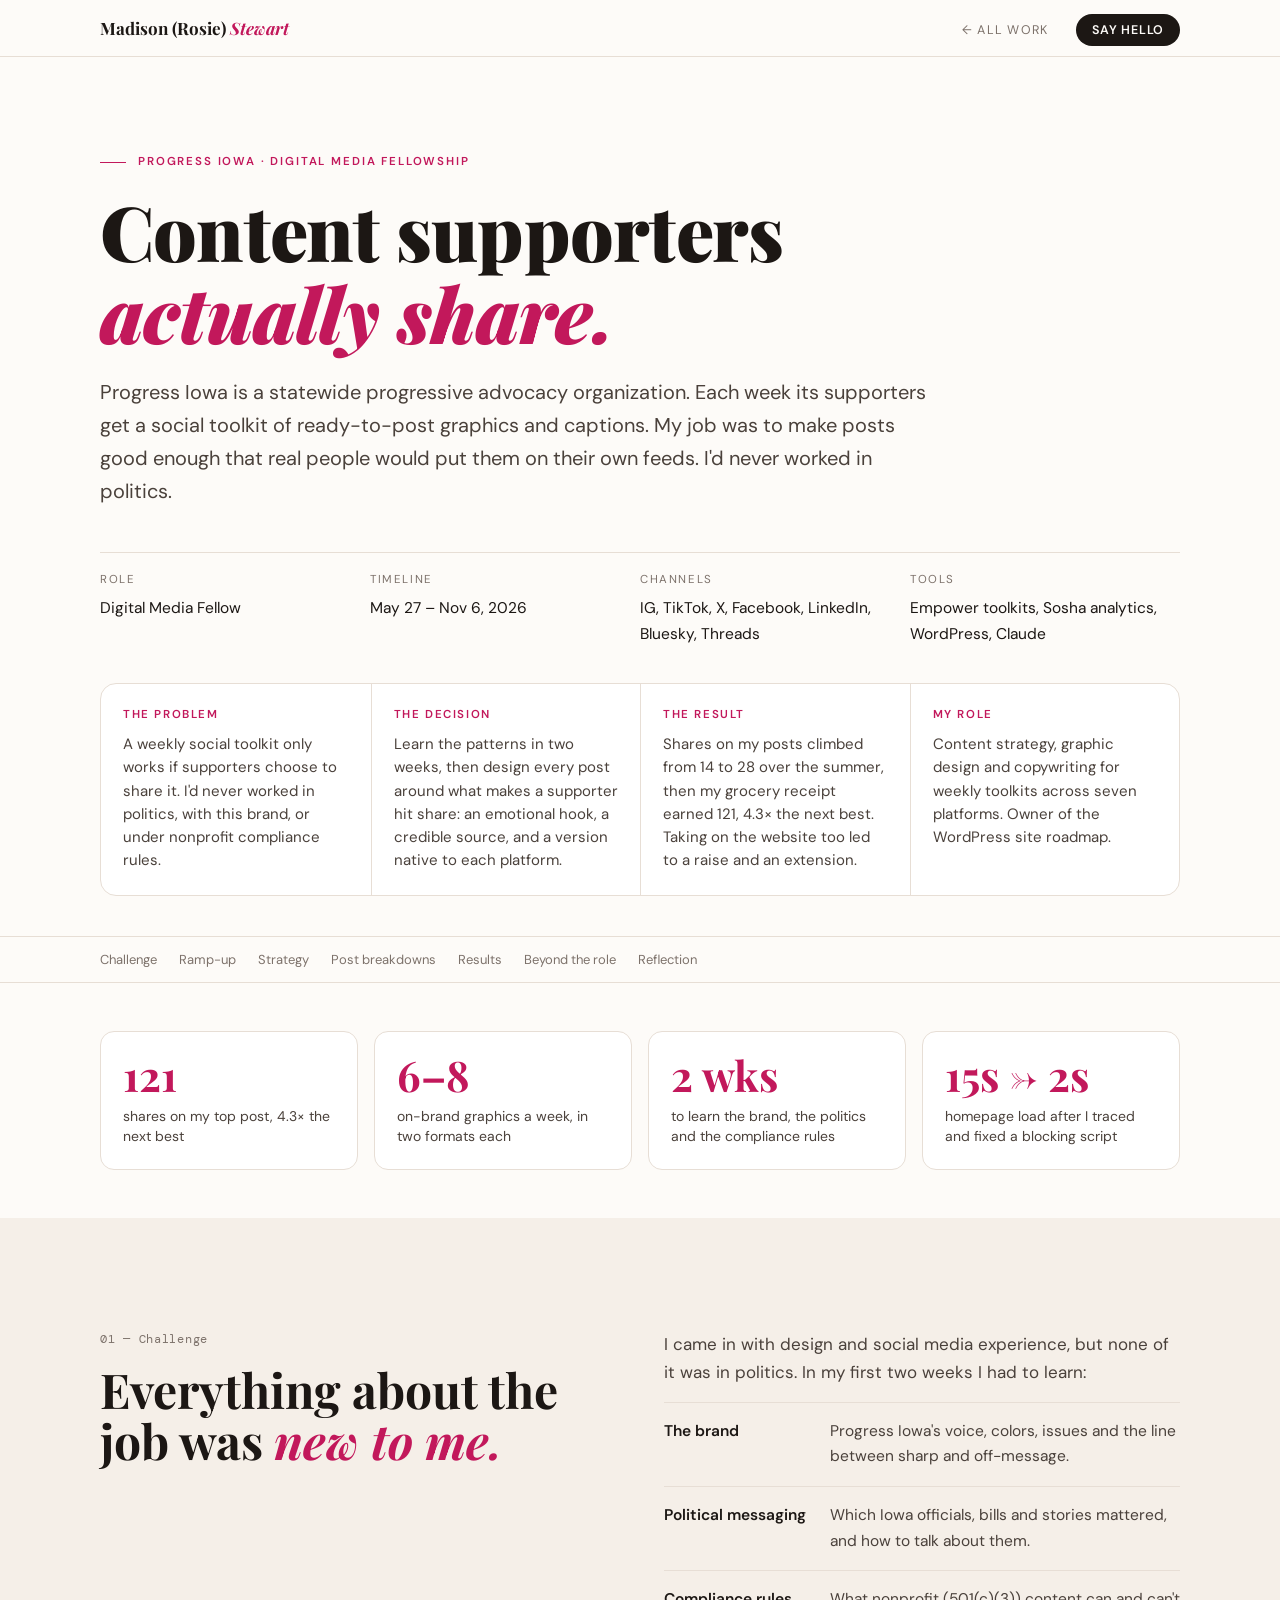
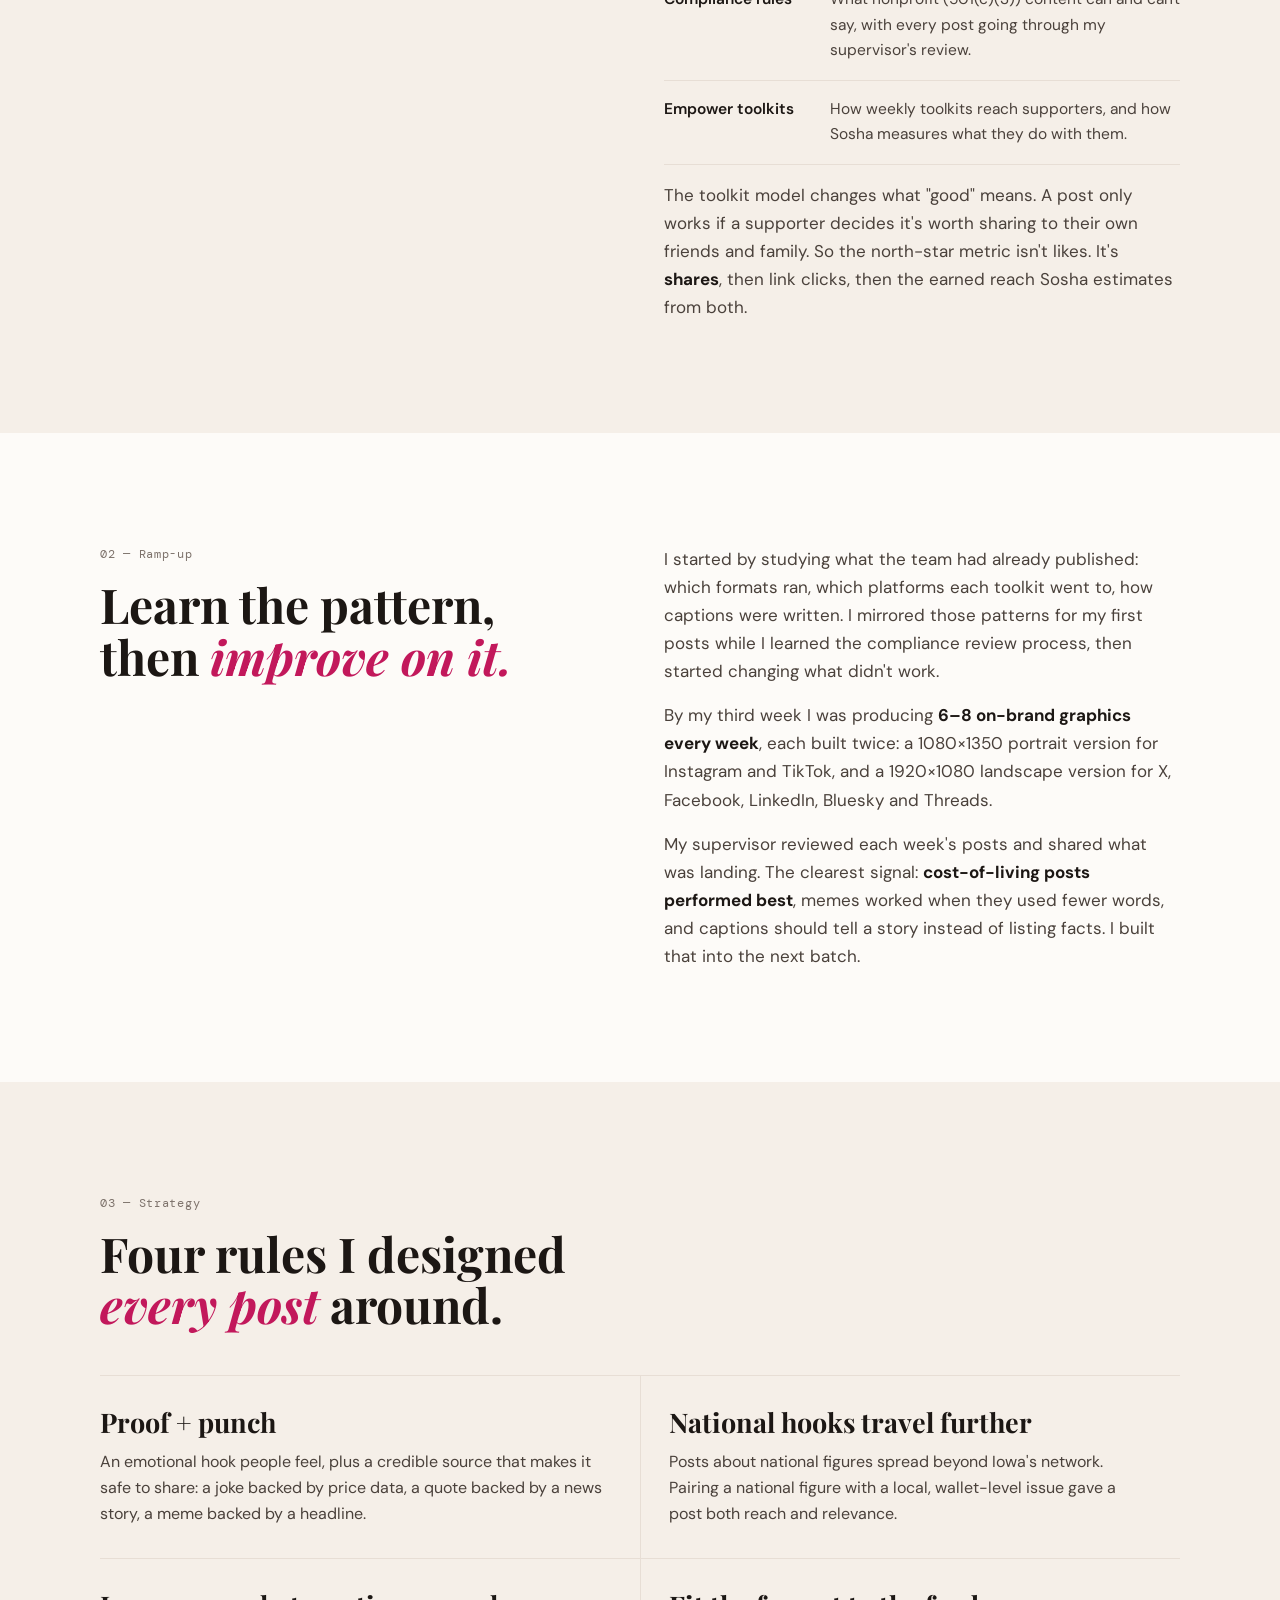
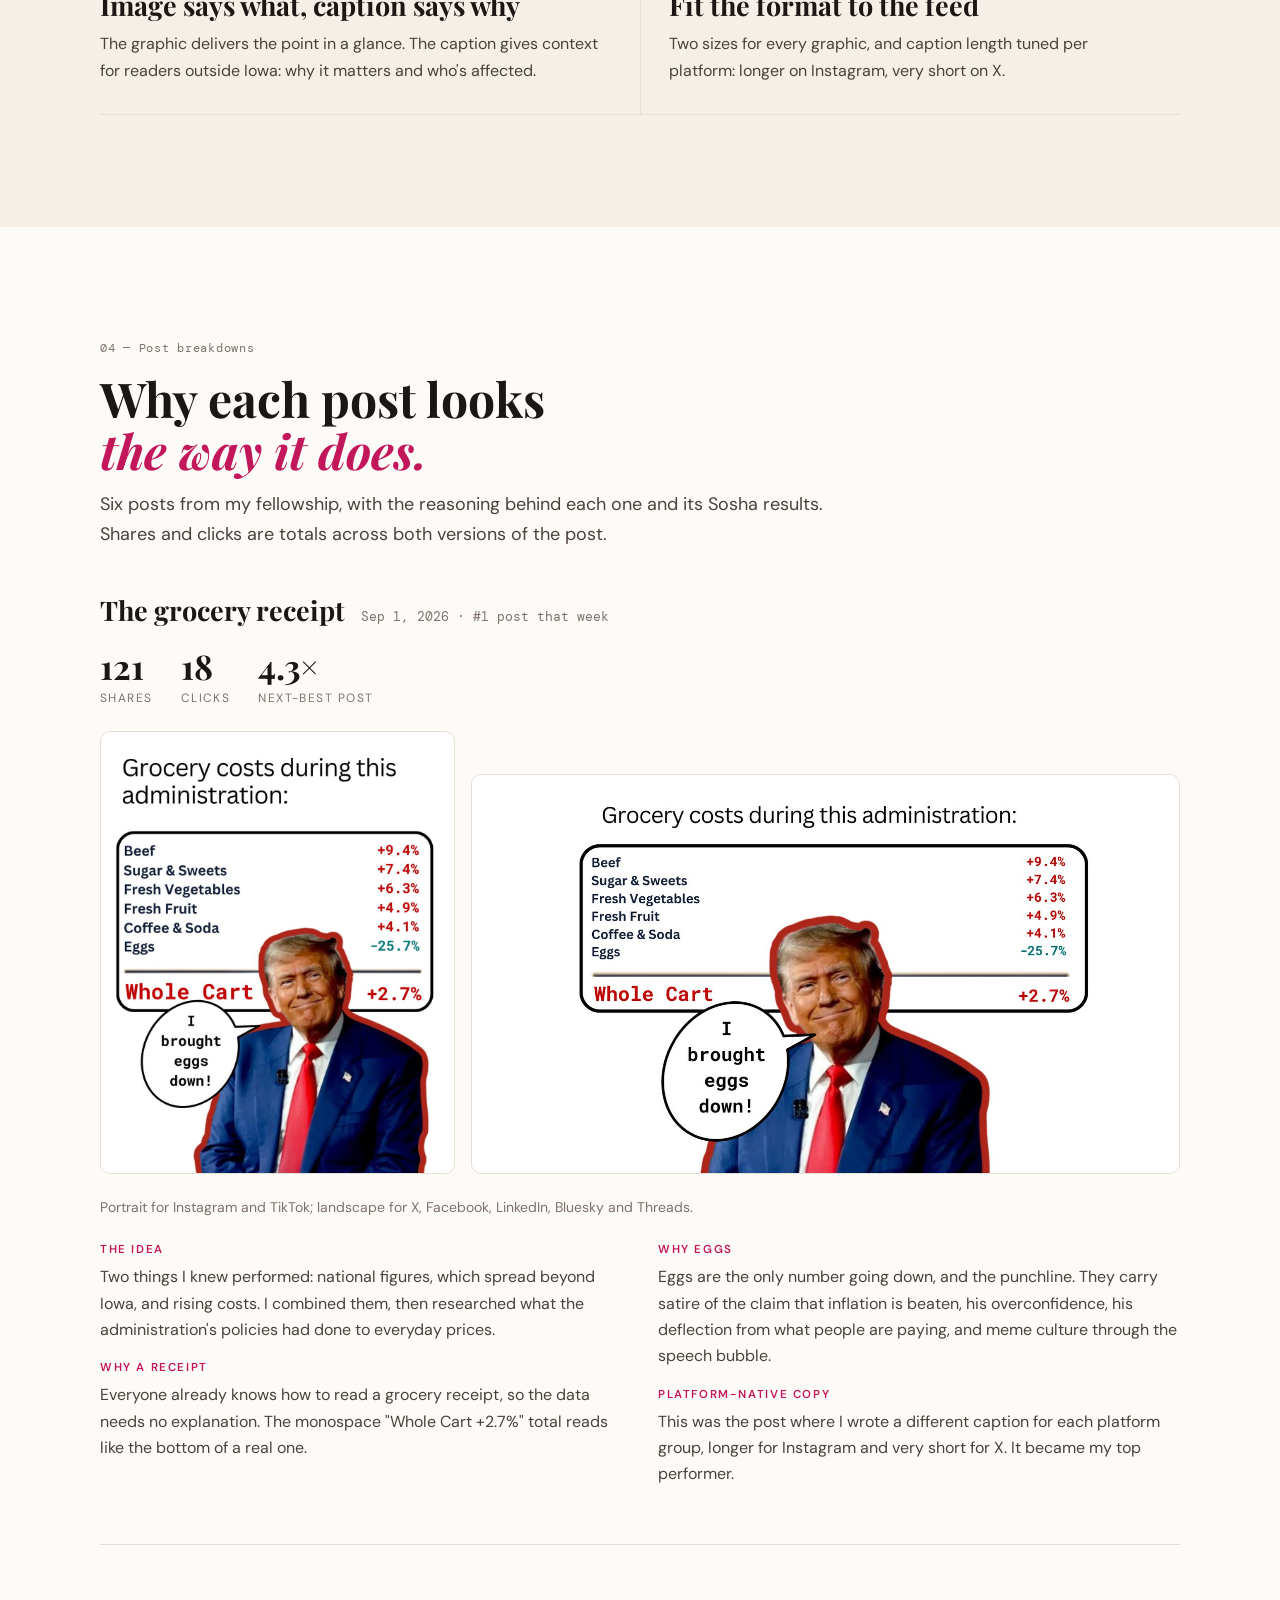
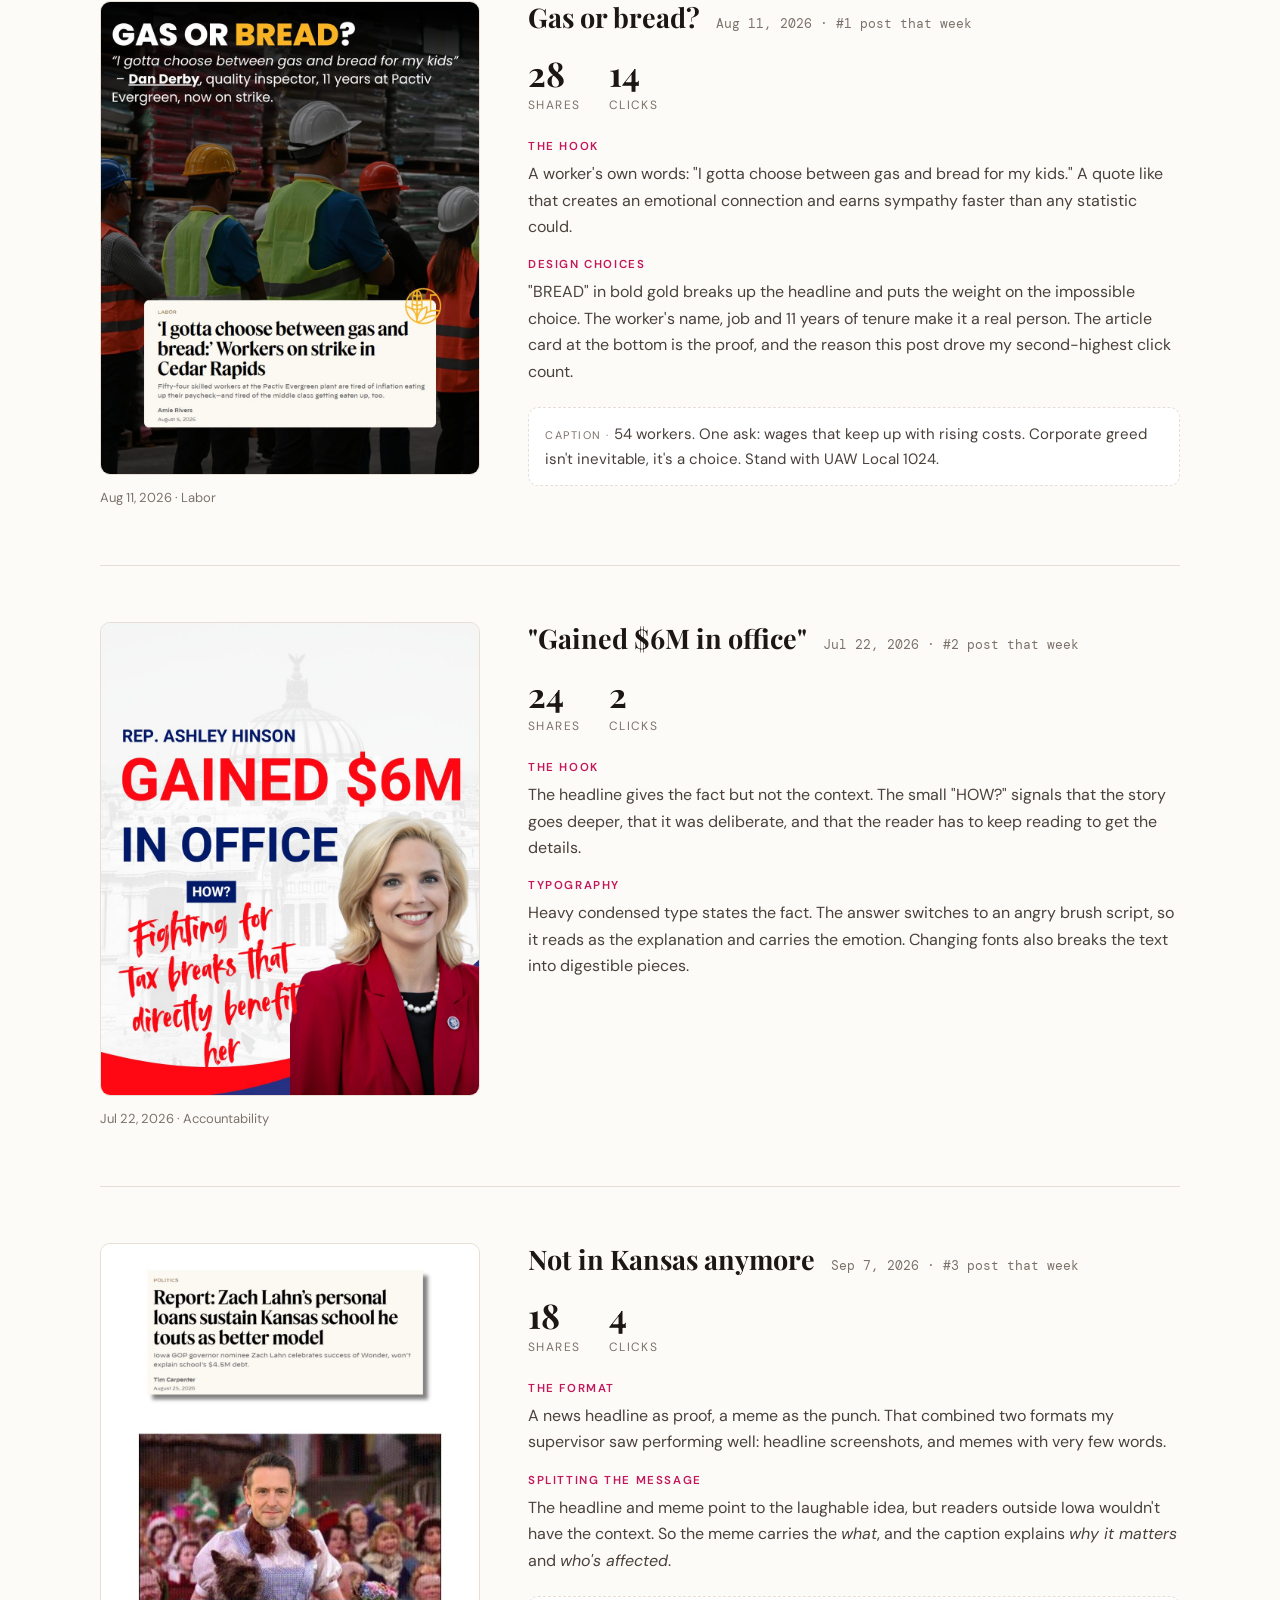
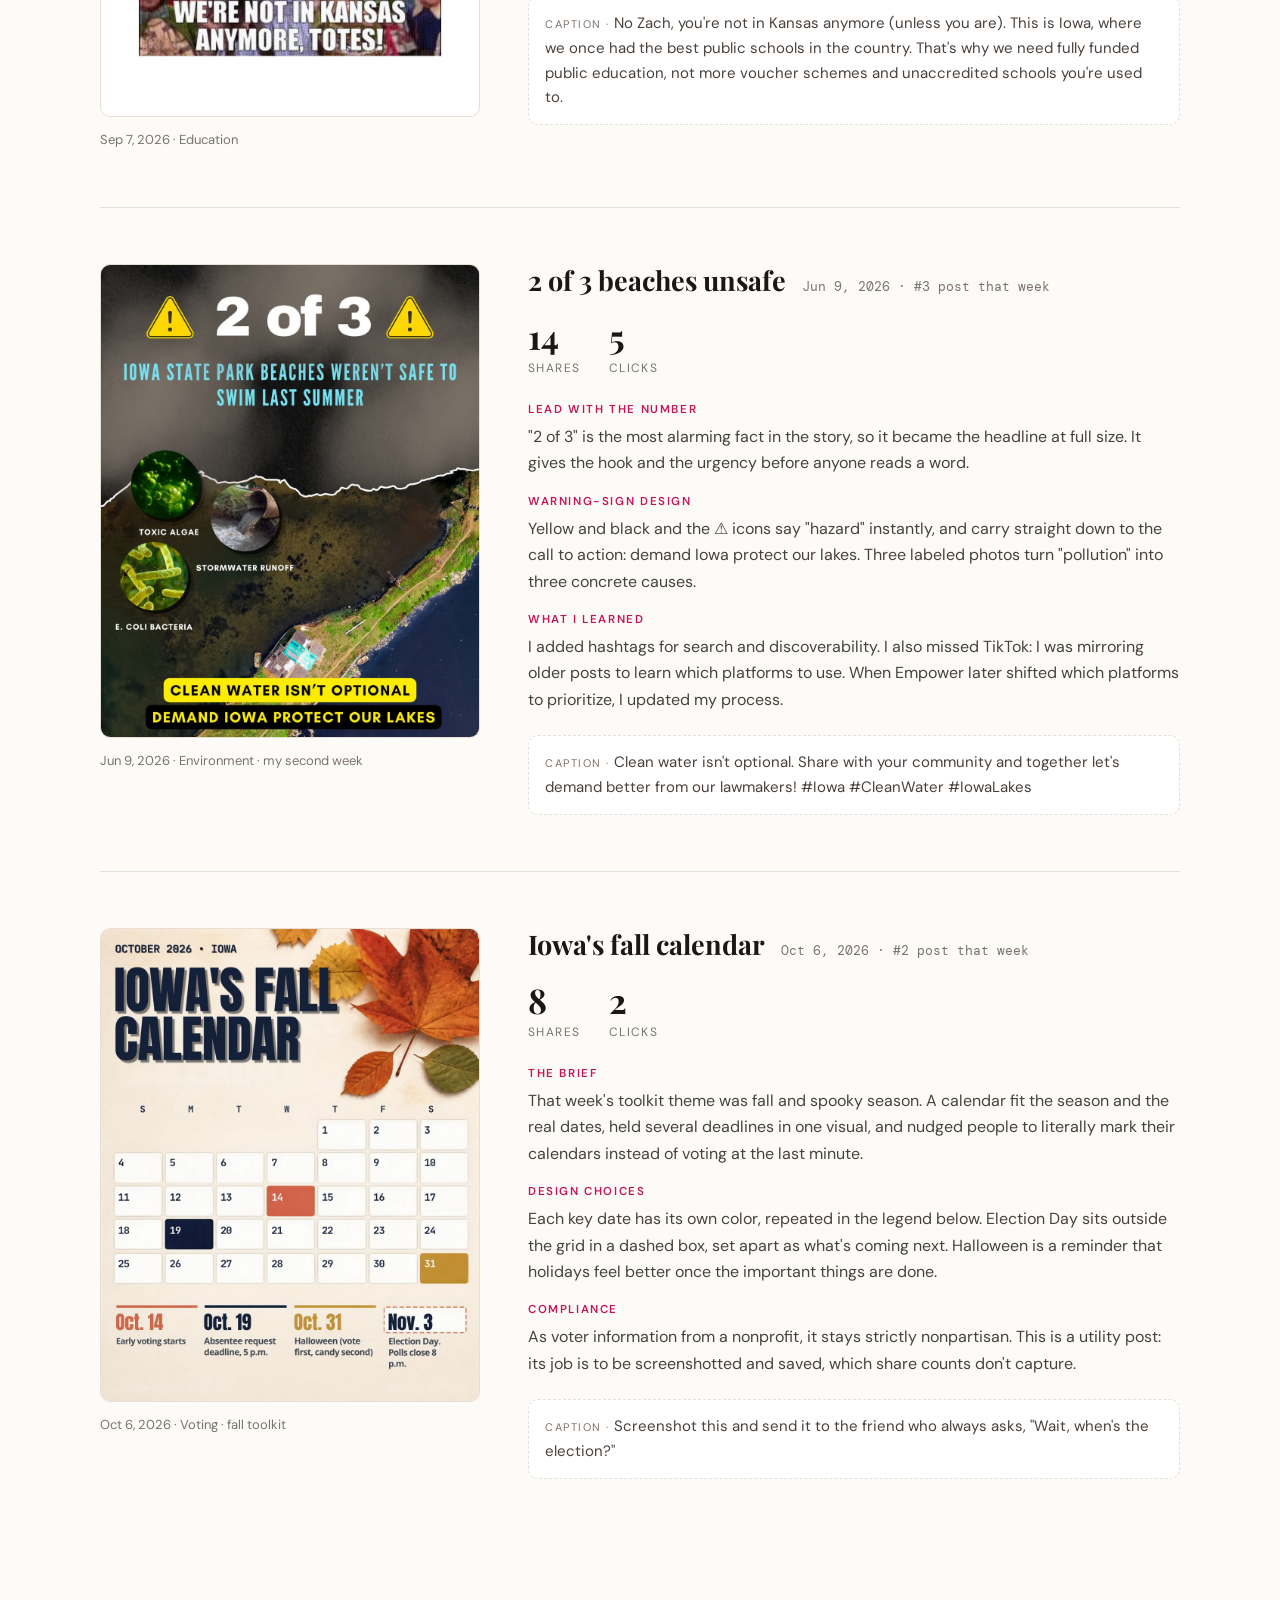
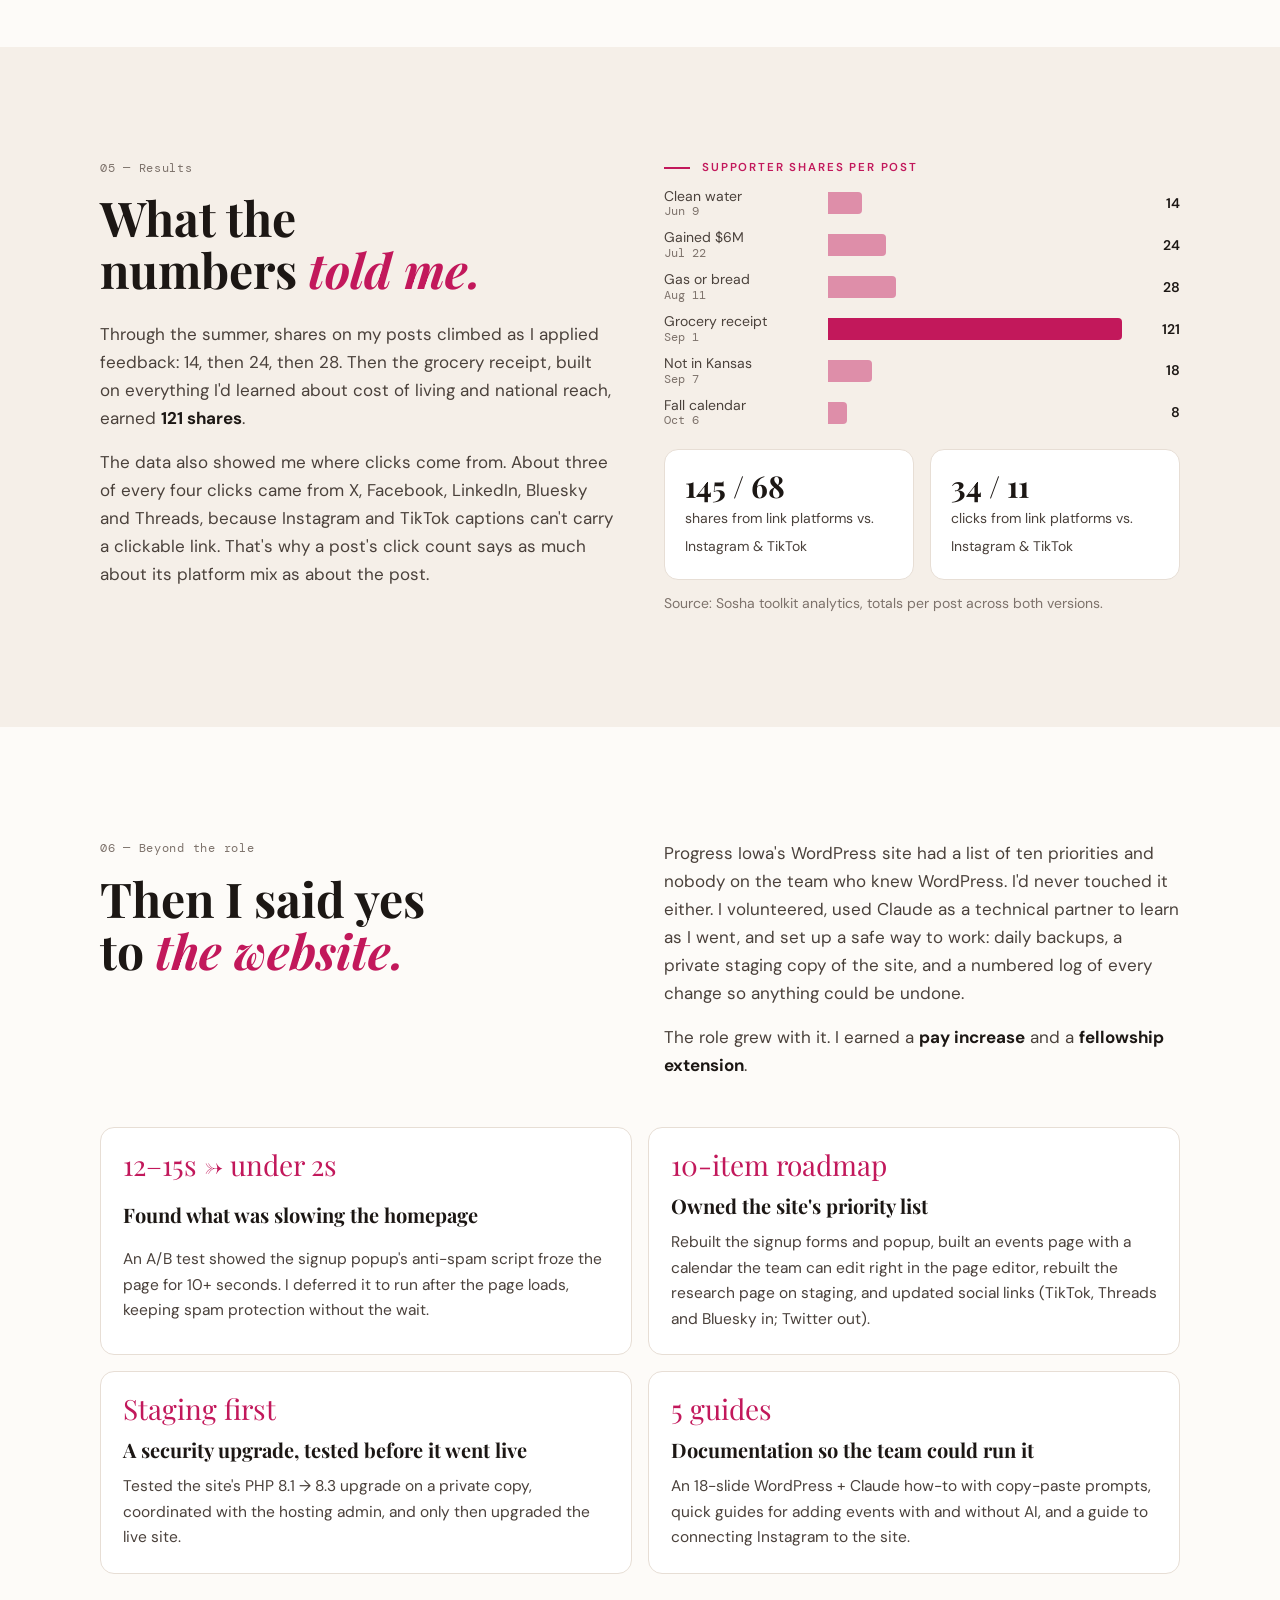
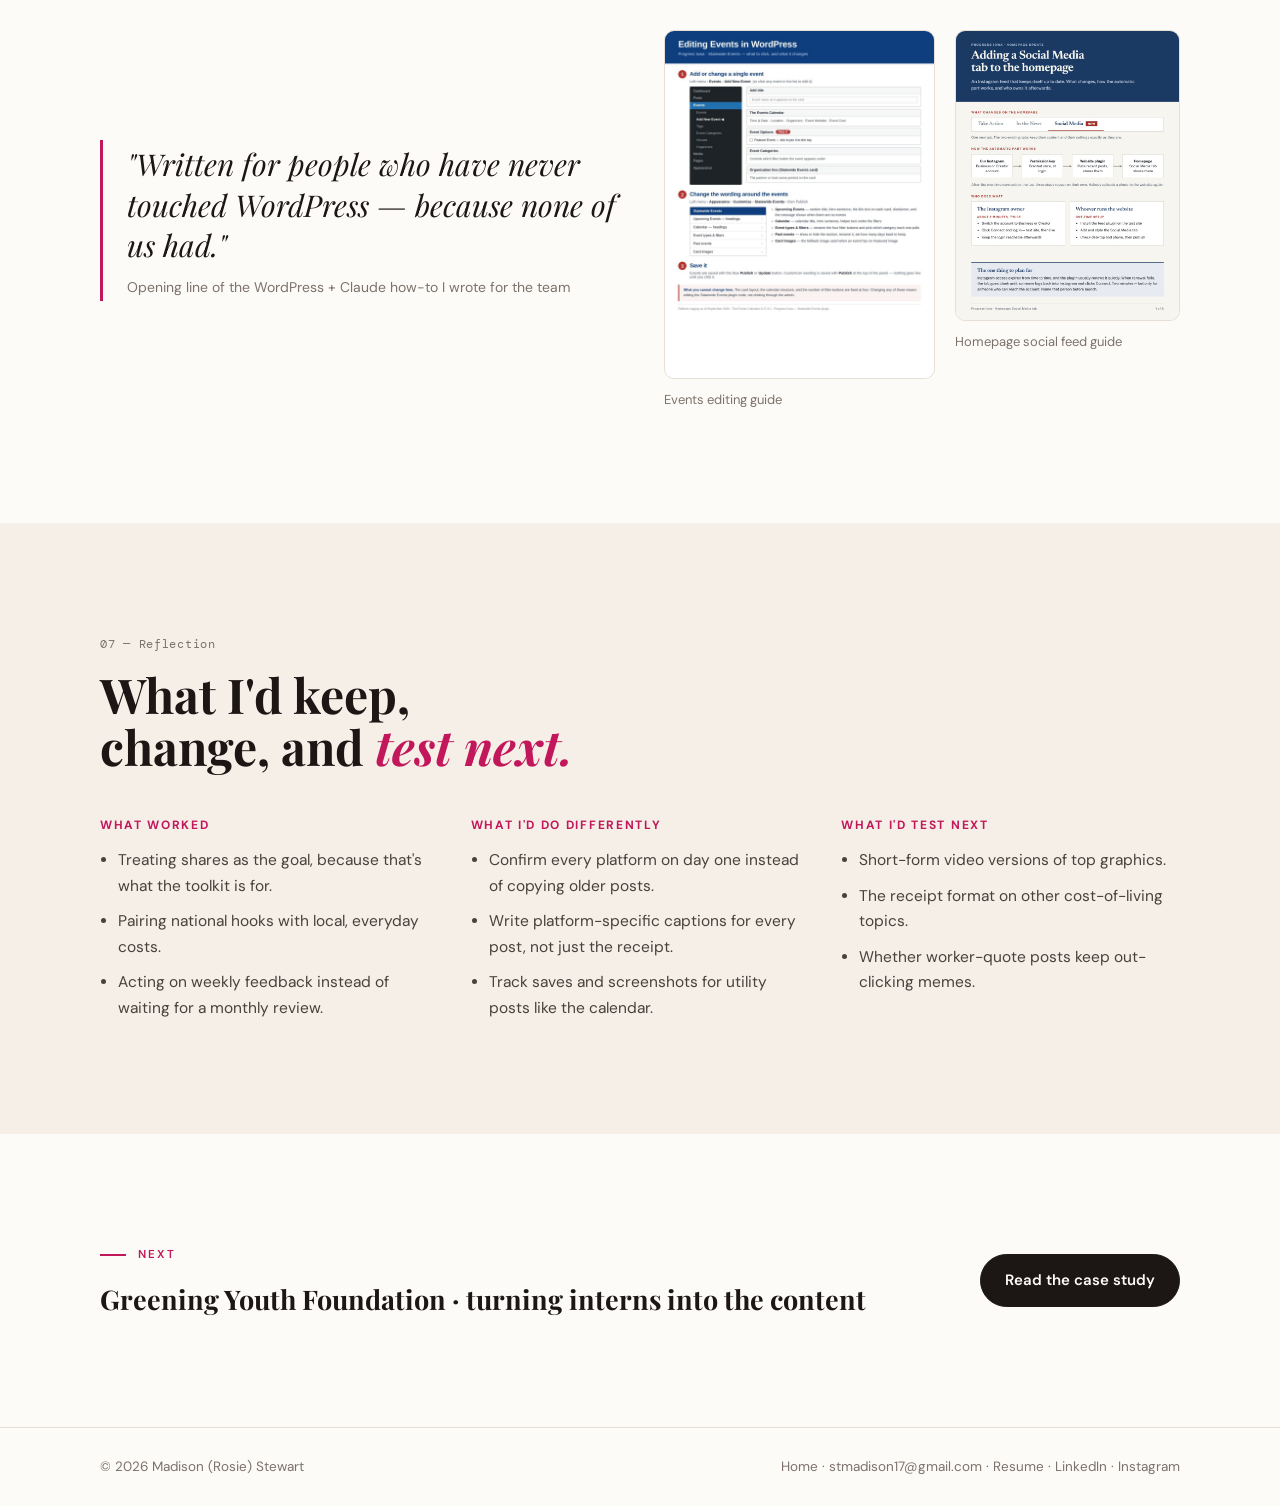
<file: progress-iowa.html>
<!doctype html>
<html lang="en">
<head>
<meta charset="utf-8">
<meta name="viewport" content="width=device-width, initial-scale=1, viewport-fit=cover">
<title>Progress Iowa Case Study · Madison (Rosie) Stewart</title>
<meta name="claude:viewport-fit-sides" content="cover">
<meta name="description" content="How I learned political advocacy content in two weeks, shipped weekly social toolkits, and took on the Progress Iowa website.">
<link rel="preconnect" href="https://fonts.googleapis.com">
<link rel="preconnect" href="https://fonts.gstatic.com" crossorigin>
<link rel="stylesheet" href="https://fonts.googleapis.com/css2?family=DM+Mono&family=DM+Sans:wght@400;500;600&family=Playfair+Display:ital,wght@0,700;0,900;1,700;1,900&display=swap">
<link rel="stylesheet" href="style.css">
</head>
<body>

<nav class="nav" aria-label="Main">
  <div class="wrap">
    <a class="logo" href="index.html">Madison (Rosie) <em>Stewart</em></a>
    <ul>
      <li><a href="index.html#work">← All work</a></li>
      <li><a class="pill" href="index.html#contact">Say hello</a></li>
    </ul>
  </div>
</nav>

<header class="cs-hero">
  <div class="wrap">
    <p class="eyebrow">Progress Iowa · Digital Media Fellowship</p>
    <h1>Content supporters <em>actually share.</em></h1>
    <p class="lede">Progress Iowa is a statewide progressive advocacy organization. Each week its supporters get a social toolkit of ready-to-post graphics and captions. My job was to make posts good enough that real people would put them on their own feeds. I'd never worked in politics.</p>
    <dl class="meta">
      <div><dt>Role</dt><dd>Digital Media Fellow</dd></div>
      <div><dt>Timeline</dt><dd>May 27 – Nov 6, 2026</dd></div>
      <div><dt>Channels</dt><dd>IG, TikTok, X, Facebook, LinkedIn, Bluesky, Threads</dd></div>
      <div><dt>Tools</dt><dd>Empower toolkits, Sosha analytics, WordPress, Claude</dd></div>
    </dl>
    <dl class="glance" aria-label="At a glance">
      <div><dt>The problem</dt><dd>A weekly social toolkit only works if supporters choose to share it. I'd never worked in politics, with this brand, or under nonprofit compliance rules.</dd></div>
      <div><dt>The decision</dt><dd>Learn the patterns in two weeks, then design every post around what makes a supporter hit share: an emotional hook, a credible source, and a version native to each platform.</dd></div>
      <div><dt>The result</dt><dd>Shares on my posts climbed from 14 to 28 over the summer, then my grocery receipt earned 121, 4.3× the next best. Taking on the website too led to a raise and an extension.</dd></div>
      <div><dt>My role</dt><dd>Content strategy, graphic design and copywriting for weekly toolkits across seven platforms. Owner of the WordPress site roadmap.</dd></div>
    </dl>
  </div>
</header>

<nav class="subnav" aria-label="Case study sections">
  <div class="wrap">
    <a href="#challenge">Challenge</a><a href="#ramp">Ramp-up</a><a href="#strategy">Strategy</a><a href="#posts">Post breakdowns</a><a href="#results">Results</a><a href="#beyond">Beyond the role</a><a href="#reflection">Reflection</a>
  </div>
</nav>

<section style="padding-block: 48px">
  <div class="wrap">
    <div class="stats">
      <div class="stat"><b>121</b><span>shares on my top post, 4.3× the next best</span></div>
      <div class="stat"><b>6–8</b><span>on-brand graphics a week, in two formats each</span></div>
      <div class="stat"><b>2 wks</b><span>to learn the brand, the politics and the compliance rules</span></div>
      <div class="stat"><b>15s → 2s</b><span>homepage load after I traced and fixed a blocking script</span></div>
    </div>
  </div>
</section>

<section id="challenge" class="tint">
  <div class="wrap two">
    <div class="sec-head" style="margin:0">
      <p class="num">01 — Challenge</p>
      <h2>Everything about the job was <em>new to me.</em></h2>
    </div>
    <div class="prose">
      <p>I came in with design and social media experience, but none of it was in politics. In my first two weeks I had to learn:</p>
      <ul class="checklist">
        <li><b>The brand</b><span>Progress Iowa's voice, colors, issues and the line between sharp and off-message.</span></li>
        <li><b>Political messaging</b><span>Which Iowa officials, bills and stories mattered, and how to talk about them.</span></li>
        <li><b>Compliance rules</b><span>What nonprofit (501(c)(3)) content can and can't say, with every post going through my supervisor's review.</span></li>
        <li><b>Empower toolkits</b><span>How weekly toolkits reach supporters, and how Sosha measures what they do with them.</span></li>
      </ul>
      <p>The toolkit model changes what "good" means. A post only works if a supporter decides it's worth sharing to their own friends and family. So the north-star metric isn't likes. It's <strong>shares</strong>, then link clicks, then the earned reach Sosha estimates from both.</p>
    </div>
  </div>
</section>

<section id="ramp">
  <div class="wrap two">
    <div class="sec-head" style="margin:0">
      <p class="num">02 — Ramp-up</p>
      <h2>Learn the pattern, then <em>improve on it.</em></h2>
    </div>
    <div class="prose">
      <p>I started by studying what the team had already published: which formats ran, which platforms each toolkit went to, how captions were written. I mirrored those patterns for my first posts while I learned the compliance review process, then started changing what didn't work.</p>
      <p>By my third week I was producing <strong>6–8 on-brand graphics every week</strong>, each built twice: a 1080×1350 portrait version for Instagram and TikTok, and a 1920×1080 landscape version for X, Facebook, LinkedIn, Bluesky and Threads.</p>
      <p>My supervisor reviewed each week's posts and shared what was landing. The clearest signal: <strong>cost-of-living posts performed best</strong>, memes worked when they used fewer words, and captions should tell a story instead of listing facts. I built that into the next batch.</p>
    </div>
  </div>
</section>

<section id="strategy" class="tint">
  <div class="wrap">
    <div class="sec-head">
      <p class="num">03 — Strategy</p>
      <h2>Four rules I designed <em>every post</em> around.</h2>
    </div>
    <div class="principles">
      <div class="principle">
        <h3>Proof + punch</h3>
        <p>An emotional hook people feel, plus a credible source that makes it safe to share: a joke backed by price data, a quote backed by a news story, a meme backed by a headline.</p>
      </div>
      <div class="principle">
        <h3>National hooks travel further</h3>
        <p>Posts about national figures spread beyond Iowa's network. Pairing a national figure with a local, wallet-level issue gave a post both reach and relevance.</p>
      </div>
      <div class="principle">
        <h3>Image says what, caption says why</h3>
        <p>The graphic delivers the point in a glance. The caption gives context for readers outside Iowa: why it matters and who's affected.</p>
      </div>
      <div class="principle">
        <h3>Fit the format to the feed</h3>
        <p>Two sizes for every graphic, and caption length tuned per platform: longer on Instagram, very short on X.</p>
      </div>
    </div>
  </div>
</section>

<section id="posts">
  <div class="wrap">
    <div class="sec-head">
      <p class="num">04 — Post breakdowns</p>
      <h2>Why each post looks <em>the way it does.</em></h2>
      <p>Six posts from my fellowship, with the reasoning behind each one and its Sosha results. Shares and clicks are totals across both versions of the post.</p>
    </div>

    <article class="post feature">
      <div class="notes">
        <div class="top"><h3>The grocery receipt</h3><span class="date">Sep 1, 2026 · #1 post that week</span></div>
        <div class="nums">
          <div><b>121</b><span>Shares</span></div>
          <div><b>18</b><span>Clicks</span></div>
          <div><b>4.3×</b><span>Next-best post</span></div>
        </div>
        <div class="pair">
          <img src="img/trump-receipt.jpg" alt="Portrait version: grocery costs during this administration shown as a receipt, with a speech bubble reading I brought eggs down." loading="lazy" width="1000" height="1250">
          <img src="img/trump-receipt-landscape.jpg" alt="Landscape version of the same grocery receipt graphic for X, Facebook, LinkedIn, Bluesky and Threads." loading="lazy" width="1400" height="788">
        </div>
        <p class="small">Portrait for Instagram and TikTok; landscape for X, Facebook, LinkedIn, Bluesky and Threads.</p>
        <div class="two" style="gap:36px">
          <dl>
            <div><dt>The idea</dt><dd>Two things I knew performed: national figures, which spread beyond Iowa, and rising costs. I combined them, then researched what the administration's policies had done to everyday prices.</dd></div>
            <div><dt>Why a receipt</dt><dd>Everyone already knows how to read a grocery receipt, so the data needs no explanation. The monospace "Whole Cart +2.7%" total reads like the bottom of a real one.</dd></div>
          </dl>
          <dl>
            <div><dt>Why eggs</dt><dd>Eggs are the only number going down, and the punchline. They carry satire of the claim that inflation is beaten, his overconfidence, his deflection from what people are paying, and meme culture through the speech bubble.</dd></div>
            <div><dt>Platform-native copy</dt><dd>This was the post where I wrote a different caption for each platform group, longer for Instagram and very short for X. It became my top performer.</dd></div>
          </dl>
        </div>
      </div>
    </article>

    <article class="post">
      <figure>
        <img src="img/gas-or-bread.jpg" alt="Gas or Bread graphic with a striking worker's quote, a photo of workers in hard hats, and the Iowa Starting Line article card." loading="lazy" width="1000" height="1250">
        <figcaption>Aug 11, 2026 · Labor</figcaption>
      </figure>
      <div class="notes">
        <div class="top"><h3>Gas or bread?</h3><span class="date">Aug 11, 2026 · #1 post that week</span></div>
        <div class="nums"><div><b>28</b><span>Shares</span></div><div><b>14</b><span>Clicks</span></div></div>
        <dl>
          <div><dt>The hook</dt><dd>A worker's own words: "I gotta choose between gas and bread for my kids." A quote like that creates an emotional connection and earns sympathy faster than any statistic could.</dd></div>
          <div><dt>Design choices</dt><dd>"BREAD" in bold gold breaks up the headline and puts the weight on the impossible choice. The worker's name, job and 11 years of tenure make it a real person. The article card at the bottom is the proof, and the reason this post drove my second-highest click count.</dd></div>
        </dl>
        <p class="caption">54 workers. One ask: wages that keep up with rising costs. Corporate greed isn't inevitable, it's a choice. Stand with UAW Local 1024.</p>
      </div>
    </article>

    <article class="post">
      <figure>
        <img src="img/hinson-money.jpg" alt="Graphic reading Rep. Ashley Hinson gained $6M in office. How? Fighting for tax breaks that directly benefit her." loading="lazy" width="1000" height="1250">
        <figcaption>Jul 22, 2026 · Accountability</figcaption>
      </figure>
      <div class="notes">
        <div class="top"><h3>"Gained $6M in office"</h3><span class="date">Jul 22, 2026 · #2 post that week</span></div>
        <div class="nums"><div><b>24</b><span>Shares</span></div><div><b>2</b><span>Clicks</span></div></div>
        <dl>
          <div><dt>The hook</dt><dd>The headline gives the fact but not the context. The small "HOW?" signals that the story goes deeper, that it was deliberate, and that the reader has to keep reading to get the details.</dd></div>
          <div><dt>Typography</dt><dd>Heavy condensed type states the fact. The answer switches to an angry brush script, so it reads as the explanation and carries the emotion. Changing fonts also breaks the text into digestible pieces.</dd></div>
        </dl>
      </div>
    </article>

    <article class="post">
      <figure>
        <img src="img/lahn-meme.jpg" alt="News headline about Zach Lahn's Kansas school above a Wizard of Oz meme reading We're not in Kansas anymore, totes." loading="lazy" width="1000" height="1250">
        <figcaption>Sep 7, 2026 · Education</figcaption>
      </figure>
      <div class="notes">
        <div class="top"><h3>Not in Kansas anymore</h3><span class="date">Sep 7, 2026 · #3 post that week</span></div>
        <div class="nums"><div><b>18</b><span>Shares</span></div><div><b>4</b><span>Clicks</span></div></div>
        <dl>
          <div><dt>The format</dt><dd>A news headline as proof, a meme as the punch. That combined two formats my supervisor saw performing well: headline screenshots, and memes with very few words.</dd></div>
          <div><dt>Splitting the message</dt><dd>The headline and meme point to the laughable idea, but readers outside Iowa wouldn't have the context. So the meme carries the <em>what</em>, and the caption explains <em>why it matters</em> and <em>who's affected</em>.</dd></div>
        </dl>
        <p class="caption">No Zach, you're not in Kansas anymore (unless you are). This is Iowa, where we once had the best public schools in the country. That's why we need fully funded public education, not more voucher schemes and unaccredited schools you're used to.</p>
      </div>
    </article>

    <article class="post">
      <figure>
        <img src="img/clean-water.jpg" alt="Clean water graphic: 2 of 3 Iowa state park beaches weren't safe to swim last summer, with circles labeled toxic algae, stormwater runoff and E. coli bacteria." loading="lazy" width="1000" height="1250">
        <figcaption>Jun 9, 2026 · Environment · my second week</figcaption>
      </figure>
      <div class="notes">
        <div class="top"><h3>2 of 3 beaches unsafe</h3><span class="date">Jun 9, 2026 · #3 post that week</span></div>
        <div class="nums"><div><b>14</b><span>Shares</span></div><div><b>5</b><span>Clicks</span></div></div>
        <dl>
          <div><dt>Lead with the number</dt><dd>"2 of 3" is the most alarming fact in the story, so it became the headline at full size. It gives the hook and the urgency before anyone reads a word.</dd></div>
          <div><dt>Warning-sign design</dt><dd>Yellow and black and the ⚠ icons say "hazard" instantly, and carry straight down to the call to action: demand Iowa protect our lakes. Three labeled photos turn "pollution" into three concrete causes.</dd></div>
          <div><dt>What I learned</dt><dd>I added hashtags for search and discoverability. I also missed TikTok: I was mirroring older posts to learn which platforms to use. When Empower later shifted which platforms to prioritize, I updated my process.</dd></div>
        </dl>
        <p class="caption">Clean water isn't optional. Share with your community and together let's demand better from our lawmakers! #Iowa #CleanWater #IowaLakes</p>
      </div>
    </article>

    <article class="post">
      <figure>
        <img src="img/fall-calendar.jpg" alt="Iowa's Fall Calendar for October 2026 with color-coded dates: early voting Oct 14, absentee request deadline Oct 19, Halloween Oct 31, and Election Day Nov 3." loading="lazy" width="1000" height="1250">
        <figcaption>Oct 6, 2026 · Voting · fall toolkit</figcaption>
      </figure>
      <div class="notes">
        <div class="top"><h3>Iowa's fall calendar</h3><span class="date">Oct 6, 2026 · #2 post that week</span></div>
        <div class="nums"><div><b>8</b><span>Shares</span></div><div><b>2</b><span>Clicks</span></div></div>
        <dl>
          <div><dt>The brief</dt><dd>That week's toolkit theme was fall and spooky season. A calendar fit the season and the real dates, held several deadlines in one visual, and nudged people to literally mark their calendars instead of voting at the last minute.</dd></div>
          <div><dt>Design choices</dt><dd>Each key date has its own color, repeated in the legend below. Election Day sits outside the grid in a dashed box, set apart as what's coming next. Halloween is a reminder that holidays feel better once the important things are done.</dd></div>
          <div><dt>Compliance</dt><dd>As voter information from a nonprofit, it stays strictly nonpartisan. This is a utility post: its job is to be screenshotted and saved, which share counts don't capture.</dd></div>
        </dl>
        <p class="caption">Screenshot this and send it to the friend who always asks, "Wait, when's the election?"</p>
      </div>
    </article>
  </div>
</section>

<section id="results" class="tint">
  <div class="wrap two">
    <div>
      <div class="sec-head" style="margin-bottom:24px">
        <p class="num">05 — Results</p>
        <h2>What the numbers <em>told me.</em></h2>
      </div>
      <div class="prose">
        <p>Through the summer, shares on my posts climbed as I applied feedback: 14, then 24, then 28. Then the grocery receipt, built on everything I'd learned about cost of living and national reach, earned <strong>121 shares</strong>.</p>
        <p>The data also showed me where clicks come from. About three of every four clicks came from X, Facebook, LinkedIn, Bluesky and Threads, because Instagram and TikTok captions can't carry a clickable link. That's why a post's click count says as much about its platform mix as about the post.</p>
      </div>
    </div>
    <div>
      <p class="eyebrow" style="margin-bottom:10px">Supporter shares per post</p>
      <div class="bars" role="img" aria-label="Bar chart of shares per post: Clean Water 14, Hinson Money 24, Gas or Bread 28, Grocery receipt 121, Lahn meme 18, Fall calendar 8.">
        <div class="bar" title="Clean water · Jun 9 · 14 shares, 5 clicks"><span class="lbl">Clean water<small>Jun 9</small></span><span class="track"><span class="fill" style="display:block;width:11.6%"></span></span><span class="v">14</span></div>
        <div class="bar" title="Gained $6M · Jul 22 · 24 shares, 2 clicks"><span class="lbl">Gained $6M<small>Jul 22</small></span><span class="track"><span class="fill" style="display:block;width:19.8%"></span></span><span class="v">24</span></div>
        <div class="bar" title="Gas or bread · Aug 11 · 28 shares, 14 clicks"><span class="lbl">Gas or bread<small>Aug 11</small></span><span class="track"><span class="fill" style="display:block;width:23.1%"></span></span><span class="v">28</span></div>
        <div class="bar hl" title="Grocery receipt · Sep 1 · 121 shares, 18 clicks"><span class="lbl">Grocery receipt<small>Sep 1</small></span><span class="track"><span class="fill" style="display:block;width:100%"></span></span><span class="v">121</span></div>
        <div class="bar" title="Not in Kansas · Sep 7 · 18 shares, 4 clicks"><span class="lbl">Not in Kansas<small>Sep 7</small></span><span class="track"><span class="fill" style="display:block;width:14.9%"></span></span><span class="v">18</span></div>
        <div class="bar" title="Fall calendar · Oct 6 · 8 shares, 2 clicks"><span class="lbl">Fall calendar<small>Oct 6</small></span><span class="track"><span class="fill" style="display:block;width:6.6%"></span></span><span class="v">8</span></div>
      </div>
      <div class="split">
        <div><b>145 / 68</b><span>shares from link platforms vs. Instagram &amp; TikTok</span></div>
        <div><b>34 / 11</b><span>clicks from link platforms vs. Instagram &amp; TikTok</span></div>
      </div>
      <p class="small" style="margin-top:12px">Source: Sosha toolkit analytics, totals per post across both versions.</p>
    </div>
  </div>
</section>

<section id="beyond">
  <div class="wrap">
    <div class="two" style="margin-bottom:48px">
      <div class="sec-head" style="margin:0">
        <p class="num">06 — Beyond the role</p>
        <h2>Then I said yes to <em>the website.</em></h2>
      </div>
      <div class="prose">
        <p>Progress Iowa's WordPress site had a list of ten priorities and nobody on the team who knew WordPress. I'd never touched it either. I volunteered, used Claude as a technical partner to learn as I went, and set up a safe way to work: daily backups, a private staging copy of the site, and a numbered log of every change so anything could be undone.</p>
        <p>The role grew with it. I earned a <strong>pay increase</strong> and a <strong>fellowship extension</strong>.</p>
      </div>
    </div>

    <ul class="wins">
      <li>
        <span class="big">12–15s → under 2s</span>
        <h4>Found what was slowing the homepage</h4>
        <p>An A/B test showed the signup popup's anti-spam script froze the page for 10+ seconds. I deferred it to run after the page loads, keeping spam protection without the wait.</p>
      </li>
      <li>
        <span class="big">10-item roadmap</span>
        <h4>Owned the site's priority list</h4>
        <p>Rebuilt the signup forms and popup, built an events page with a calendar the team can edit right in the page editor, rebuilt the research page on staging, and updated social links (TikTok, Threads and Bluesky in; Twitter out).</p>
      </li>
      <li>
        <span class="big">Staging first</span>
        <h4>A security upgrade, tested before it went live</h4>
        <p>Tested the site's PHP 8.1 → 8.3 upgrade on a private copy, coordinated with the hosting admin, and only then upgraded the live site.</p>
      </li>
      <li>
        <span class="big">5 guides</span>
        <h4>Documentation so the team could run it</h4>
        <p>An 18-slide WordPress + Claude how-to with copy-paste prompts, quick guides for adding events with and without AI, and a guide to connecting Instagram to the site.</p>
      </li>
    </ul>

    <div class="two" style="margin-top:56px; align-items:center">
      <blockquote class="quote">"Written for people who have never touched WordPress — because none of us had."<cite>Opening line of the WordPress + Claude how-to I wrote for the team</cite></blockquote>
      <div class="guides">
        <figure><img src="img/guide-events.jpg" alt="One-page guide titled Editing Events in WordPress, with a numbered walkthrough of the admin menu." loading="lazy"><figcaption>Events editing guide</figcaption></figure>
        <figure><img src="img/guide-social-tab.jpg" alt="Guide titled Adding a Social Media tab to the homepage, explaining the automatic Instagram feed." loading="lazy"><figcaption>Homepage social feed guide</figcaption></figure>
      </div>
    </div>
  </div>
</section>

<section id="reflection" class="tint">
  <div class="wrap">
    <div class="sec-head">
      <p class="num">07 — Reflection</p>
      <h2>What I'd keep, change, and <em>test next.</em></h2>
    </div>
    <div class="reflect">
      <div>
        <h4>What worked</h4>
        <ul><li>Treating shares as the goal, because that's what the toolkit is for.</li><li>Pairing national hooks with local, everyday costs.</li><li>Acting on weekly feedback instead of waiting for a monthly review.</li></ul>
      </div>
      <div>
        <h4>What I'd do differently</h4>
        <ul><li>Confirm every platform on day one instead of copying older posts.</li><li>Write platform-specific captions for every post, not just the receipt.</li><li>Track saves and screenshots for utility posts like the calendar.</li></ul>
      </div>
      <div>
        <h4>What I'd test next</h4>
        <ul><li>Short-form video versions of top graphics.</li><li>The receipt format on other cost-of-living topics.</li><li>Whether worker-quote posts keep out-clicking memes.</li></ul>
      </div>
    </div>
  </div>
</section>

<section>
  <div class="wrap next-cs">
    <div>
      <p class="eyebrow">Next</p>
      <h3>Greening Youth Foundation · turning interns into the content</h3>
    </div>
    <a class="btn" href="greening-youth.html">Read the case study</a>
  </div>
</section>

<footer>
  <div class="wrap">
    <span>© 2026 Madison (Rosie) Stewart</span>
    <span><a href="index.html">Home</a> · <a href="mailto:stmadison17@gmail.com">stmadison17@gmail.com</a> · <a href="Madison_Rosie_Stewart_Resume.pdf">Resume</a> · <a href="https://www.linkedin.com/in/madison-stewart-walker/">LinkedIn</a> · <a href="https://www.instagram.com/growing.rosie/">Instagram</a></span>
  </div>
</footer>

</body>
</html>
</file>
<file: style.css>
/* Layout: single editorial column (max 1120px), case-study sections stacked with eyebrow labels,
   post breakdowns as image + annotation rows. Same family as the UX portfolio: Playfair + DM Sans on paper. */
:root {
  --paper: #fdfbf8;
  --paper-2: #f5efe8;
  --ink: #1c1714;
  --ink-2: #4a413b;
  --muted: #7d726b;
  --rule: #e7ded5;
  --accent: #c2185b;        /* professional fuchsia */
  --accent-soft: #fbe2ec;
  --on-accent: #ffffff;
  --glass-edge: rgba(255,255,255,.65);
  --card: #ffffff;
  --btn-bg: #1c1714;
  --btn-fg: #fdfbf8;
  --display: "Playfair Display", Georgia, "Times New Roman", serif;
  --body: "DM Sans", system-ui, -apple-system, "Segoe UI", sans-serif;
  --mono: "DM Mono", ui-monospace, "SFMono-Regular", Menlo, monospace;
  --wrap: 1120px;
}
@media (prefers-color-scheme: dark) {
  :root:not([data-theme="light"]) {
    --paper: #171310; --paper-2: #211b17; --ink: #f3ece5; --ink-2: #cfc4bb; --muted: #a39890;
    --rule: #3a312b; --accent: #f06a9f; --accent-soft: #3d1f2b; --on-accent: #1a0d13; --glass-edge: rgba(255,255,255,.14); --card: #1f1915;
    --btn-bg: #f3ece5; --btn-fg: #171310; color-scheme: dark;
  }
}
:root[data-theme="dark"] {
  --paper: #171310; --paper-2: #211b17; --ink: #f3ece5; --ink-2: #cfc4bb; --muted: #a39890;
  --rule: #3a312b; --accent: #f06a9f; --accent-soft: #3d1f2b; --on-accent: #1a0d13; --glass-edge: rgba(255,255,255,.14); --card: #1f1915;
  --btn-bg: #f3ece5; --btn-fg: #171310; color-scheme: dark;
}

* { box-sizing: border-box; }
html { scroll-behavior: smooth; }
@media (prefers-reduced-motion: reduce) { html { scroll-behavior: auto; } * { transition: none !important; animation: none !important; } }
body {
  margin: 0; background: var(--paper); color: var(--ink);
  font-family: var(--body); font-size: 17px; line-height: 1.65;
  -webkit-font-smoothing: antialiased;
}
img { max-width: 100%; display: block; height: auto; }
a { color: inherit; }
a:focus-visible, button:focus-visible { outline: 2px solid var(--accent); outline-offset: 3px; border-radius: 4px; }

.wrap {
  max-width: var(--wrap); margin: 0 auto;
  padding-left: max(20px, env(safe-area-inset-left, 0px));
  padding-right: max(20px, env(safe-area-inset-right, 0px));
}

/* Nav */
.nav {
  position: sticky; top: env(safe-area-inset-top, 0px); z-index: 10;
  background: color-mix(in srgb, var(--paper) 92%, transparent);
  backdrop-filter: blur(8px); border-bottom: 1px solid var(--rule);
}
.nav .wrap { display: flex; align-items: center; justify-content: space-between; gap: 16px; padding-block: 14px; }
.logo { font-family: var(--display); font-weight: 700; text-decoration: none; font-size: 17px; white-space: nowrap; }
.logo em { color: var(--accent); }
.nav ul { list-style: none; display: flex; align-items: center; gap: 28px; margin: 0; padding: 0; }
.nav ul a { text-decoration: none; font-size: 12.5px; letter-spacing: .1em; text-transform: uppercase; color: var(--muted); }
.nav ul a:hover { color: var(--ink); }
.nav .pill { white-space: nowrap; background: var(--btn-bg); color: var(--btn-fg); padding: 8px 16px; border-radius: 999px; letter-spacing: .06em; font-weight: 600; }
.nav .pill:hover { color: var(--btn-fg); }
@media (max-width: 720px) { .nav ul li.hide-sm { display: none; } .nav ul { gap: 16px; } }
@media (max-width: 460px) { .nav ul li:not(:last-child) { display: none; } .logo { font-size: 15.5px; } }

/* Type */
.eyebrow {
  display: flex; align-items: center; gap: 12px; margin: 0 0 18px;
  font-size: 11.5px; font-weight: 600; letter-spacing: .16em; text-transform: uppercase; color: var(--accent);
}
.eyebrow::before { content: ""; width: 26px; height: 1.5px; background: currentColor; }
h1, h2, h3 { font-family: var(--display); line-height: 1.08; margin: 0; text-wrap: balance; color: var(--ink); }
h1 { font-size: clamp(42px, 7vw, 84px); font-weight: 900; letter-spacing: -.01em; }
h1 em, h2 em { color: var(--accent); font-style: italic; }
h2 { font-size: clamp(32px, 4.4vw, 48px); font-weight: 700; }
h3 { font-size: clamp(22px, 2.4vw, 27px); font-weight: 700; line-height: 1.2; }
.lede { font-size: clamp(18px, 1.6vw, 20px); color: var(--ink-2); max-width: 60ch; margin: 22px 0 0; }
.small { font-size: 14px; color: var(--muted); }
p { margin: 0; }
.prose { display: grid; gap: 16px; max-width: 66ch; color: var(--ink-2); }
.prose strong { color: var(--ink); }

/* Buttons */
.btns { display: flex; flex-wrap: wrap; gap: 12px; margin-top: 30px; }
.btn {
  display: inline-flex; align-items: center; gap: 8px; text-decoration: none; font-weight: 600; font-size: 15px;
  padding: 13px 24px; border-radius: 999px; border: 1px solid var(--btn-bg); background: var(--btn-bg); color: var(--btn-fg);
}
.btn.ghost { background: transparent; color: var(--ink); border-color: var(--rule); }
.btn:hover { transform: translateY(-1px); }

/* Sections */
section { padding-block: clamp(64px, 9vw, 112px); }
section.tint { background: var(--paper-2); }
.sec-head { display: grid; gap: 14px; margin-bottom: 44px; max-width: 760px; }
.sec-head p:not(.eyebrow):not(.num) { color: var(--ink-2); font-size: 18px; }
.num { font-family: var(--mono); font-size: 12px; color: var(--muted); letter-spacing: .06em; }

/* Hero (home) */
.hero { padding-block: clamp(56px, 8vw, 96px) clamp(48px, 7vw, 80px); }
.hero .wrap { display: grid; grid-template-columns: 1.15fr .85fr; gap: 48px; align-items: center; }
.hero .copy { min-width: 0; }
.fan { position: relative; height: 470px; }
.fan img {
  position: absolute; width: 58%; border-radius: 10px; box-shadow: 0 18px 40px -18px rgba(28,23,20,.45);
  border: 1px solid var(--rule);
}
.fan img:nth-child(1) { left: 0; top: 40px; transform: rotate(-7deg); }
.fan img:nth-child(2) { left: 21%; top: 0; z-index: 2; transform: rotate(1deg); }
.fan img:nth-child(3) { right: 0; top: 60px; transform: rotate(7deg); }
.tag {
  position: absolute; z-index: 3; left: 30%; bottom: -6px; background: var(--card); border: 1px solid var(--rule);
  border-radius: 12px; padding: 10px 14px; font-size: 13px; color: var(--ink-2); box-shadow: 0 10px 24px -14px rgba(28,23,20,.35);
}
.tag b { font-family: var(--display); color: var(--accent); font-size: 22px; display: block; line-height: 1; }
@media (max-width: 880px) {
  .hero .wrap { grid-template-columns: 1fr; }
  .fan { height: 380px; max-width: 460px; }
}
@media (max-width: 440px) { .fan { height: 300px; } }

/* Name-led hero with portrait */
.hero h1.name { font-size: clamp(44px, 6.6vw, 82px); line-height: 1.02; }
.hero h1.name em { font-weight: 700; }
.role { margin: 18px 0 0; font-size: 14px; font-weight: 600; letter-spacing: .2em; text-transform: uppercase; color: var(--ink-2); }
.portrait { position: relative; width: 100%; max-width: 430px; justify-self: end; margin-block: 12px 24px; }
.portrait .glass { width: 88%; margin-left: 6%; }
.portrait .me { width: 100%; aspect-ratio: 4/5; object-fit: cover; }
.portrait .float {
  position: absolute; z-index: 2; width: 36%; left: -12%; bottom: 14%; transform: rotate(-7deg);
  border-radius: 8px; border: 3px solid var(--card); box-shadow: 0 16px 34px -14px rgba(28,23,20,.5);
}
.portrait .tag { right: -2%; left: auto; bottom: -10px; }
@media (max-width: 880px) { .portrait { justify-self: start; width: 78%; max-width: 340px; margin-left: 11%; } .portrait .tag { right: -8%; } }

/* Glass photo frame: frosted border, soft drop shadow, lifts on hover */
.glass {
  position: relative; z-index: 1; margin: 0; padding: 10px; border-radius: 28px;
  background: color-mix(in srgb, var(--card) 45%, transparent);
  border: 1px solid var(--glass-edge);
  -webkit-backdrop-filter: blur(14px) saturate(140%); backdrop-filter: blur(14px) saturate(140%);
  box-shadow: inset 0 1px 0 color-mix(in srgb, #ffffff 70%, transparent),
              0 2px 6px rgba(28,23,20,.06), 0 22px 48px -20px rgba(28,23,20,.35);
  transition: transform .35s cubic-bezier(.2,.7,.2,1), box-shadow .35s ease;
}
.glass img { border-radius: 20px; display: block; }
.glass:hover {
  transform: translateY(-6px);
  box-shadow: inset 0 1px 0 color-mix(in srgb, #ffffff 70%, transparent),
              0 4px 10px rgba(28,23,20,.08), 0 34px 64px -22px rgba(28,23,20,.42);
}

/* Proof strip */
.proof { border-block: 1px solid var(--rule); }
.proof .wrap { display: grid; grid-template-columns: repeat(4, 1fr); }
.proof .item { padding: 28px 22px; border-left: 1px solid var(--rule); min-width: 0; }
.proof .item:first-child { border-left: 0; padding-left: 0; }
.proof b { display: block; font-family: var(--display); font-size: clamp(30px, 3.2vw, 40px); font-weight: 700; line-height: 1.05; font-variant-numeric: tabular-nums; }
.proof span { display: block; margin-top: 8px; font-size: 14px; color: var(--muted); line-height: 1.45; }
@media (max-width: 880px) {
  .proof .wrap { grid-template-columns: 1fr 1fr; }
  .proof .item:nth-child(3) { border-left: 0; padding-left: 0; }
  .proof .item:nth-child(n+3) { border-top: 1px solid var(--rule); }
}

/* Work cards */
.cards { display: grid; grid-template-columns: repeat(3, minmax(0, 1fr)); gap: 24px; }
.card {
  background: var(--card); border: 1px solid var(--rule); border-radius: 18px; overflow: hidden;
  display: flex; flex-direction: column; text-decoration: none; min-width: 0;
}
a.card:hover { border-color: var(--accent); }
.card .thumb { aspect-ratio: 16/10; background: var(--paper-2); display: grid; grid-template-columns: repeat(3, 1fr); gap: 8px; padding: 18px 18px 0; overflow: hidden; }
.card .thumb img { width: 100%; border-radius: 6px 6px 0 0; object-fit: cover; object-position: top; height: 100%; }
.card .body { padding: 26px; display: grid; gap: 12px; flex: 1; align-content: start; }
.card .body p { color: var(--ink-2); font-size: 15px; }
.chips { display: flex; flex-wrap: wrap; gap: 8px; }
.chip { font-size: 12px; padding: 4px 11px; border-radius: 999px; background: var(--accent-soft); color: var(--ink); }
.card.soon { opacity: .75; }
.card.soon .thumb { display: grid; place-items: center; grid-template-columns: 1fr; font-family: var(--display); font-style: italic; font-size: 26px; color: var(--muted); padding: 18px; }
.go { font-size: 14px; font-weight: 600; color: var(--accent); }
@media (max-width: 980px) { .cards { grid-template-columns: 1fr 1fr; } .cards > :first-child { grid-column: 1 / -1; } }
@media (max-width: 680px) { .cards { grid-template-columns: 1fr; } }

/* Principles */
.principles { display: grid; grid-template-columns: repeat(2, 1fr); gap: 0; border-top: 1px solid var(--rule); }
.principle { padding: 30px 28px 30px 0; border-bottom: 1px solid var(--rule); display: grid; gap: 10px; min-width: 0; }
.principle:nth-child(even) { padding-left: 28px; border-left: 1px solid var(--rule); }
.principle p { color: var(--ink-2); font-size: 16px; }
@media (max-width: 760px) {
  .principles { grid-template-columns: 1fr; }
  .principle:nth-child(even) { padding-left: 0; border-left: 0; }
}

/* Skills */
.skills { display: grid; grid-template-columns: repeat(3, 1fr); gap: 36px; }
.skills h4 { margin: 0 0 12px; font-size: 12px; letter-spacing: .14em; text-transform: uppercase; color: var(--accent); }
.skills ul { list-style: none; margin: 0; padding: 0; display: grid; gap: 6px; color: var(--ink-2); font-size: 15.5px; }
@media (max-width: 760px) { .skills { grid-template-columns: 1fr; gap: 28px; } }

/* About */
.about { display: grid; grid-template-columns: minmax(0, 340px) minmax(0, 1fr); gap: 64px; align-items: center; }
.about-photo { margin: 0; position: relative; }
.about-photo img { width: 100%; aspect-ratio: 1; object-fit: cover; }
.about-copy { display: grid; gap: 18px; min-width: 0; }
.about-copy .eyebrow { margin: 0; }
@media (max-width: 760px) { .about { grid-template-columns: 1fr; gap: 36px; } .about-photo { max-width: 280px; } }

/* Contact */
.contact { text-align: left; }
.cta { background: var(--accent); color: var(--on-accent); }
.cta .eyebrow, .cta h2, .cta h2 em, .cta .lede { color: var(--on-accent); }
.cta h2 em { text-decoration: underline; text-decoration-thickness: 3px; text-underline-offset: 6px; }
.cta .lede { opacity: .9; }
.cta .btn.light { background: var(--on-accent); color: var(--accent); border-color: var(--on-accent); }
.cta .btn.ghost { color: var(--on-accent); border-color: color-mix(in srgb, var(--on-accent) 55%, transparent); }
.cta a:focus-visible { outline-color: var(--on-accent); }
.contact-list { display: flex; flex-wrap: wrap; gap: 12px; margin-top: 28px; }

footer { border-top: 1px solid var(--rule); padding-block: 28px; font-size: 13.5px; color: var(--muted); }
footer .wrap { display: flex; justify-content: space-between; flex-wrap: wrap; gap: 12px; }
footer a { text-decoration: none; }
footer a:hover { color: var(--ink); }

/* ---------- Case study ---------- */
.cs-hero { padding-block: clamp(56px, 8vw, 96px) 40px; }
.cs-hero h1 { font-size: clamp(40px, 6.4vw, 76px); max-width: 15ch; }
.meta { display: grid; grid-template-columns: repeat(4, 1fr); gap: 0; margin-top: 44px; border-top: 1px solid var(--rule); }
.meta div { padding: 18px 18px 0 0; min-width: 0; }
.meta dt { font-size: 11.5px; letter-spacing: .14em; text-transform: uppercase; color: var(--muted); }
.meta dd { margin: 6px 0 0; font-size: 15.5px; }
@media (max-width: 760px) { .meta { grid-template-columns: 1fr 1fr; row-gap: 8px; } }

.glance { display: grid; grid-template-columns: repeat(4, minmax(0, 1fr)); gap: 0; margin: 36px 0 0; background: var(--card); border: 1px solid var(--rule); border-radius: 16px; }
.glance div { padding: 22px; border-left: 1px solid var(--rule); }
.glance div:first-child { border-left: 0; }
.glance dt { font-size: 11.5px; font-weight: 600; letter-spacing: .14em; text-transform: uppercase; color: var(--accent); }
.glance dd { margin: 8px 0 0; font-size: 15px; color: var(--ink-2); line-height: 1.55; }
@media (max-width: 900px) { .glance { grid-template-columns: 1fr 1fr; } .glance div:nth-child(3) { border-left: 0; } .glance div:nth-child(n+3) { border-top: 1px solid var(--rule); } }
@media (max-width: 520px) { .glance { grid-template-columns: 1fr; } .glance div { border-left: 0; } .glance div + div { border-top: 1px solid var(--rule); } }

.subnav { border-block: 1px solid var(--rule); background: var(--paper); position: sticky; top: calc(env(safe-area-inset-top, 0px) + 55px); z-index: 9; }
.subnav .wrap { display: flex; gap: 22px; overflow-x: auto; padding-block: 12px; scrollbar-width: none; }
.subnav a { font-size: 13px; text-decoration: none; color: var(--muted); white-space: nowrap; }
.subnav a:hover { color: var(--accent); }

.stats { display: grid; grid-template-columns: repeat(4, 1fr); gap: 16px; }
.stat { background: var(--card); border: 1px solid var(--rule); border-radius: 14px; padding: 22px; min-width: 0; }
.stat b { display: block; font-family: var(--display); font-size: clamp(30px, 3.4vw, 42px); line-height: 1; color: var(--accent); font-variant-numeric: tabular-nums; }
.stat span { display: block; margin-top: 10px; font-size: 14px; color: var(--ink-2); line-height: 1.45; }
@media (max-width: 880px) { .stats { grid-template-columns: 1fr 1fr; } }

.two { display: grid; grid-template-columns: 1fr 1fr; gap: 48px; align-items: start; }
.two > * { min-width: 0; }
@media (max-width: 820px) { .two { grid-template-columns: 1fr; gap: 28px; } }

.checklist { list-style: none; margin: 0; padding: 0; display: grid; gap: 0; border-top: 1px solid var(--rule); }
.checklist li { padding: 16px 0; border-bottom: 1px solid var(--rule); display: grid; grid-template-columns: 150px 1fr; gap: 16px; font-size: 15.5px; color: var(--ink-2); }
.checklist li b { color: var(--ink); font-weight: 600; }
@media (max-width: 520px) { .checklist li { grid-template-columns: 1fr; gap: 4px; } }

.quote {
  font-family: var(--display); font-style: italic; font-size: clamp(22px, 2.6vw, 30px); line-height: 1.35;
  border-left: 3px solid var(--accent); padding: 4px 0 4px 24px; margin: 0; color: var(--ink); max-width: 34ch;
}
.quote cite { display: block; font-family: var(--body); font-style: normal; font-size: 14px; color: var(--muted); margin-top: 12px; }

/* Post breakdowns */
.post { display: grid; grid-template-columns: minmax(0, 380px) minmax(0, 1fr); gap: 48px; padding-block: 56px; border-top: 1px solid var(--rule); align-items: start; }
.post:first-of-type { border-top: 0; padding-top: 0; }
.post figure { margin: 0; display: grid; gap: 12px; }
.post figure img { border-radius: 10px; border: 1px solid var(--rule); }
.post figcaption { font-size: 13px; color: var(--muted); }
.post .notes { display: grid; gap: 22px; min-width: 0; }
.post .top { display: flex; flex-wrap: wrap; align-items: baseline; gap: 10px 16px; }
.post .date { font-family: var(--mono); font-size: 12.5px; color: var(--muted); }
.post .nums { display: flex; gap: 28px; flex-wrap: wrap; }
.post .nums div { display: grid; }
.post .nums b { font-family: var(--display); font-size: 34px; line-height: 1; font-variant-numeric: tabular-nums; }
.post .nums span { font-size: 12px; letter-spacing: .12em; text-transform: uppercase; color: var(--muted); margin-top: 6px; }
.post dl { margin: 0; display: grid; gap: 16px; }
.post dt { font-size: 11.5px; font-weight: 600; letter-spacing: .14em; text-transform: uppercase; color: var(--accent); }
.post dd { margin: 4px 0 0; color: var(--ink-2); font-size: 16px; }
.caption {
  font-size: 15px; color: var(--ink-2); background: var(--card); border: 1px dashed var(--rule); border-radius: 10px; padding: 14px 16px;
}
.caption::before { content: "Caption · "; font-size: 11px; letter-spacing: .14em; text-transform: uppercase; color: var(--muted); }
.post.feature { grid-template-columns: minmax(0, 1fr); }
.pair { display: grid; grid-template-columns: 0.8fr 1.6fr; gap: 16px; align-items: end; }
.pair img { border-radius: 10px; border: 1px solid var(--rule); }
@media (max-width: 860px) { .post { grid-template-columns: 1fr; gap: 28px; } .post figure { max-width: 420px; } }
@media (max-width: 560px) { .pair { grid-template-columns: 1fr; } }

/* Bar chart */
.bars { display: grid; gap: 10px; margin-top: 8px; }
.bar { display: grid; grid-template-columns: 150px minmax(0, 1fr) 44px; gap: 14px; align-items: center; font-size: 14px; }
.bar .lbl { color: var(--ink-2); line-height: 1.25; }
.bar .lbl small { display: block; font-family: var(--mono); font-size: 11.5px; color: var(--muted); }
.bar .track { height: 22px; position: relative; }
.bar .fill { height: 100%; background: color-mix(in srgb, var(--accent) 45%, var(--paper-2)); border-radius: 0 4px 4px 0; min-width: 3px; }
.bar.hl .fill { background: var(--accent); }
.bar .v { font-variant-numeric: tabular-nums; font-weight: 600; text-align: right; }
.bar:hover .fill { filter: brightness(1.08); }
@media (max-width: 520px) { .bar { grid-template-columns: 104px minmax(0, 1fr) 36px; gap: 10px; } }

.split { display: grid; grid-template-columns: 1fr 1fr; gap: 16px; margin-top: 20px; }
.split > div { background: var(--card); border: 1px solid var(--rule); border-radius: 14px; padding: 20px; }
.split b { font-family: var(--display); font-size: 30px; display: block; line-height: 1.1; }
.split span { font-size: 14px; color: var(--ink-2); }
@media (max-width: 520px) { .split { grid-template-columns: 1fr; } }

.guides { display: grid; grid-template-columns: 1.2fr 1fr; gap: 20px; align-items: start; }
.guides figure { margin: 0; display: grid; gap: 10px; }
.guides img { border-radius: 10px; border: 1px solid var(--rule); max-height: 560px; width: 100%; object-fit: cover; object-position: top; }
.guides figcaption { font-size: 13px; color: var(--muted); }
@media (max-width: 680px) { .guides { grid-template-columns: 1fr; } }

.wins { list-style: none; margin: 0; padding: 0; display: grid; grid-template-columns: repeat(2, 1fr); gap: 16px; }
.wins li { background: var(--card); border: 1px solid var(--rule); border-radius: 14px; padding: 22px; display: grid; gap: 8px; min-width: 0; }
.wins li h4 { margin: 0; font-family: var(--display); font-size: 20px; }
.wins li p { color: var(--ink-2); font-size: 15.5px; }
.wins .big { font-family: var(--display); font-size: 28px; color: var(--accent); line-height: 1.1; }
@media (max-width: 760px) { .wins { grid-template-columns: 1fr; } }

.reflect { display: grid; grid-template-columns: repeat(3, 1fr); gap: 32px; }
.reflect h4 { margin: 0 0 12px; font-size: 12px; letter-spacing: .14em; text-transform: uppercase; color: var(--accent); }
.reflect ul { margin: 0; padding-left: 18px; display: grid; gap: 10px; color: var(--ink-2); font-size: 15.5px; }
@media (max-width: 820px) { .reflect { grid-template-columns: 1fr; } }

.next-cs { display: flex; justify-content: space-between; align-items: center; gap: 20px; flex-wrap: wrap; }

/* Greening Youth page */
.trio { display: grid; grid-template-columns: repeat(3, minmax(0, 1fr)); gap: 24px; align-items: start; }
.trio figure { margin: 0; display: grid; gap: 12px; }
.trio img { border-radius: 14px; border: 1px solid var(--rule); width: 100%; }
.trio figcaption { font-size: 14.5px; color: var(--ink-2); line-height: 1.55; }
.trio figcaption b { color: var(--ink); }
@media (max-width: 820px) { .trio { grid-template-columns: 1fr; max-width: 440px; } }

.steps { list-style: none; margin: 0; padding: 0; display: grid; grid-template-columns: repeat(5, minmax(0, 1fr)); gap: 16px; counter-reset: step; }
.steps li { counter-increment: step; background: var(--card); border: 1px solid var(--rule); border-radius: 14px; padding: 20px; display: grid; gap: 8px; align-content: start; }
.steps li::before { content: counter(step, decimal-leading-zero); font-family: var(--mono); font-size: 12px; color: var(--accent); }
.steps b { font-family: var(--display); font-size: 21px; }
.steps span { font-size: 14.5px; color: var(--ink-2); line-height: 1.55; }
@media (max-width: 980px) { .steps { grid-template-columns: 1fr 1fr; } }
@media (max-width: 520px) { .steps { grid-template-columns: 1fr; } }

.gallery { display: grid; grid-template-columns: repeat(5, minmax(0, 1fr)); gap: 14px; }
.gallery img { width: 100%; border-radius: 10px; border: 1px solid var(--rule); transition: transform .3s ease; }
.gallery img:hover { transform: translateY(-4px); }
@media (max-width: 900px) { .gallery { grid-template-columns: repeat(3, minmax(0, 1fr)); } }
@media (max-width: 520px) { .gallery { grid-template-columns: 1fr 1fr; } }

/* ---------- Personal brand page ---------- */
.sub-h { margin: 64px 0 22px; }
.pill-label { display: inline-block; font-size: 11.5px; font-weight: 600; letter-spacing: .14em; text-transform: uppercase; color: var(--accent); background: var(--accent-soft); padding: 4px 12px; border-radius: 999px; margin-bottom: 14px; }

.ba { border: 1px solid var(--rule); border-radius: 16px; overflow: hidden; background: var(--card); }
.ba-row { display: grid; grid-template-columns: 150px minmax(0,1fr) minmax(0,1fr); gap: 0; border-top: 1px solid var(--rule); }
.ba-row:first-child { border-top: 0; }
.ba-row > * { padding: 16px 20px; font-size: 15.5px; color: var(--ink-2); min-width: 0; }
.ba-row > :nth-child(3) { background: color-mix(in srgb, var(--accent-soft) 45%, transparent); color: var(--ink); }
.ba-row b { color: var(--ink); font-weight: 600; }
.ba-row em { display: block; font-style: normal; font-size: 13px; color: var(--muted); margin-top: 4px; }
.ba-head > * { font-size: 11.5px; font-weight: 600; letter-spacing: .14em; text-transform: uppercase; color: var(--muted); padding-block: 12px; }
.ba-head > :nth-child(3) { color: var(--accent); }
@media (max-width: 680px) {
  .ba-row { grid-template-columns: 1fr 1fr; }
  .ba-row > :first-child { grid-column: 1 / -1; padding-bottom: 0; }
  .ba-head > :first-child { display: none; }
}

/* Placeholder frames for media still to come */
.ph { display: grid; place-content: center; gap: 6px; text-align: center; min-height: 220px; padding: 24px; border: 1.5px dashed color-mix(in srgb, var(--accent) 45%, var(--rule)); border-radius: 14px; background: color-mix(in srgb, var(--card) 70%, transparent); }
.ph span { font-family: var(--display); font-style: italic; font-size: 19px; color: var(--ink-2); line-height: 1.3; }
.ph small { font-family: var(--mono); font-size: 11.5px; letter-spacing: .08em; text-transform: uppercase; color: var(--accent); }
.ph-tall { aspect-ratio: 4/5; min-height: 0; }
.ph-card { aspect-ratio: 4/5; min-height: 0; }
.ph-row { display: grid; grid-template-columns: repeat(2, minmax(0,1fr)); gap: 20px; margin-top: 28px; }
.ph-row .ph-tall { max-height: 420px; }
.ph-row.four { grid-template-columns: repeat(4, minmax(0,1fr)); margin-top: 0; }
@media (max-width: 820px) { .ph-row.four { grid-template-columns: 1fr 1fr; } }
@media (max-width: 480px) { .ph-row { grid-template-columns: 1fr; } .ph-row.four { grid-template-columns: 1fr 1fr; } }

.timeline { list-style: none; margin: 0; padding: 0; display: grid; grid-template-columns: repeat(4, minmax(0,1fr)); gap: 16px; }
.timeline li { position: relative; background: var(--card); border: 1px solid var(--rule); border-radius: 14px; padding: 20px; display: grid; gap: 8px; align-content: start; }
.timeline li:last-child { border-color: var(--accent); }
.timeline .when { font-family: var(--mono); font-size: 12px; color: var(--accent); }
.timeline b { font-family: var(--display); font-size: 20px; line-height: 1.2; }
.timeline p { font-size: 14.5px; color: var(--ink-2); line-height: 1.55; }
@media (max-width: 980px) { .timeline { grid-template-columns: 1fr 1fr; } }
@media (max-width: 520px) { .timeline { grid-template-columns: 1fr; } }

.persona { background: var(--card); border: 1px solid var(--rule); border-radius: 18px; padding: 28px; display: grid; gap: 14px; align-content: start; }
.persona .pill-label { justify-self: start; margin: 0; }
.persona dl { margin: 6px 0 0; display: grid; gap: 12px; }
.persona dt { font-size: 11.5px; font-weight: 600; letter-spacing: .14em; text-transform: uppercase; color: var(--muted); }
.persona dd { margin: 2px 0 0; font-size: 15.5px; color: var(--ink-2); }

.vs { display: grid; grid-template-columns: minmax(0,1fr) minmax(0,1fr) minmax(0,1.2fr); gap: 24px; align-items: start; }
.vs figure { margin: 0; display: grid; gap: 10px; }
.vs img { border-radius: 12px; border: 1px solid var(--rule); }
.vs figcaption, .duo figcaption, .reels figcaption, .cals figcaption, .shots figcaption { font-size: 14px; color: var(--ink-2); line-height: 1.5; }
.vs figcaption b, .duo figcaption b, .cals figcaption b, .shots figcaption b { color: var(--ink); }
.kit { background: var(--card); border: 1px solid var(--rule); border-radius: 16px; padding: 24px; min-width: 0; }
.swatches { display: grid; gap: 10px; margin-bottom: 18px; }
.swatches span { display: grid; grid-template-columns: 34px 1fr; column-gap: 12px; align-items: center; font-weight: 600; font-size: 15px; }
.swatches i { grid-row: span 2; width: 34px; height: 34px; border-radius: 50%; background: var(--c); border: 1px solid var(--rule); }
.swatches small { font-family: var(--mono); font-weight: 400; font-size: 11.5px; color: var(--muted); }
.kit-rules { margin: 0; padding-left: 18px; display: grid; gap: 8px; font-size: 14.5px; color: var(--ink-2); }
.kit-rules b { color: var(--ink); }
@media (max-width: 900px) { .vs { grid-template-columns: 1fr 1fr; } .kit { grid-column: 1 / -1; } }
@media (max-width: 480px) { .vs { grid-template-columns: 1fr; } }

.duo { display: grid; grid-template-columns: 1fr 1fr; gap: 16px; }
.duo figure { margin: 0; display: grid; gap: 10px; }
.duo img { border-radius: 12px; border: 1px solid var(--rule); }

.cals { display: grid; grid-template-columns: 1fr 1fr; gap: 24px; margin-top: 44px; align-items: start; }
.cals figure { margin: 0; display: grid; gap: 12px; }
.cals img { border-radius: 12px; border: 1px solid var(--rule); box-shadow: 0 18px 40px -24px rgba(28,23,20,.4); }
@media (max-width: 760px) { .cals { grid-template-columns: 1fr; } }

.split-cols { display: grid; grid-template-columns: 1fr 1fr; gap: 24px; }
.split-cols > div { background: var(--card); border: 1px solid var(--rule); border-radius: 16px; padding: 26px; }
.split-cols > div:last-child { border-color: var(--accent); }
.split-cols h4 { margin: 0 0 14px; font-size: 12px; letter-spacing: .14em; text-transform: uppercase; color: var(--accent); }
.split-cols ul { margin: 0; padding-left: 18px; display: grid; gap: 10px; color: var(--ink-2); font-size: 15.5px; }
@media (max-width: 760px) { .split-cols { grid-template-columns: 1fr; } }

.reels { display: grid; grid-template-columns: repeat(3, minmax(0, 220px)); gap: 20px; margin-top: 24px; }
.reels figure { margin: 0; display: grid; gap: 10px; }
.reels img { border-radius: 12px; border: 1px solid var(--rule); aspect-ratio: 9/16; object-fit: cover; width: 100%; }
@media (max-width: 560px) { .reels { grid-template-columns: repeat(3, minmax(0,1fr)); gap: 10px; } .reels figcaption { font-size: 12.5px; } }

.shots { display: grid; grid-template-columns: repeat(4, minmax(0,1fr)); gap: 20px; align-items: start; }
.shots figure { margin: 0; display: grid; gap: 10px; }
.shots img { border-radius: 14px; border: 1px solid var(--rule); }
@media (max-width: 980px) { .shots { grid-template-columns: repeat(2, minmax(0,1fr)); } }
.bar .track, .bar .fill { display: block; }
.ph-row.narrow { max-width: 560px; }
.slides3 { display: grid; grid-template-columns: repeat(2, minmax(0,1fr)); gap: 8px; }
.slides3 img:first-child { grid-column: 1 / -1; }
.slides3 img { border-radius: 8px; border: 1px solid var(--rule); }
.post .nums { gap: 22px 28px; }
.pattern { margin-top: 24px; background: var(--card); border: 1px solid var(--accent); border-radius: 18px; padding: 28px; display: grid; gap: 12px; }
.pattern .pill-label { justify-self: start; margin: 0; }
.pattern h3 em { color: var(--accent); font-style: italic; }
.pattern p:not(.pill-label) { color: var(--ink-2); max-width: 70ch; }
.notion { display: grid; grid-template-columns: minmax(0,.62fr) minmax(0,1.38fr); gap: 24px; margin-top: 24px; align-items: start; }
.notion figure { margin: 0; display: grid; gap: 12px; }
.notion img { border-radius: 12px; border: 1px solid var(--rule); box-shadow: 0 18px 40px -24px rgba(28,23,20,.4); }
.notion figcaption { font-size: 14px; color: var(--ink-2); line-height: 1.5; }
.notion figcaption b { color: var(--ink); }
@media (max-width: 760px) { .notion { grid-template-columns: 1fr; } .notion figure:first-child { max-width: 420px; } }
.profiles { display: grid; grid-template-columns: repeat(2, minmax(0, 340px)); gap: 24px; margin-top: 28px; align-items: start; }
.profiles figure { margin: 0; display: grid; gap: 12px; }
.profiles img { border-radius: 18px; border: 1px solid var(--rule); }
.profiles figcaption { font-size: 14px; color: var(--ink-2); line-height: 1.5; }
.profiles figcaption b { color: var(--ink); }
.ig-mock { background: #fff; color: #111; border: 1px solid var(--rule); border-radius: 18px; padding: 22px 20px; font-family: -apple-system, "Segoe UI", system-ui, sans-serif; font-size: 14.5px; line-height: 1.45; display: grid; gap: 10px; }
.ig-top { display: flex; gap: 16px; align-items: center; }
.ig-top > div > b { font-size: 16px; }
.ig-avatar { width: 64px; height: 64px; border-radius: 50%; background: #e9e4df; display: grid; place-items: center; font-family: var(--display); font-size: 26px; color: #7d726b; flex: none; }
.ig-stats { display: flex; gap: 14px; margin-top: 4px; font-size: 13.5px; }
.ig-cat { color: #737373; font-size: 13.5px; }
.ig-dim { color: #737373; font-style: italic; }
.ig-link { color: #3b5bdb; word-break: break-all; }
.ig-note { margin-top: 4px; padding-top: 10px; border-top: 1px dashed #ddd; font-size: 12.5px; color: #c2185b; font-weight: 600; }
@media (max-width: 560px) { .profiles { grid-template-columns: 1fr; max-width: 360px; } }
</file>
